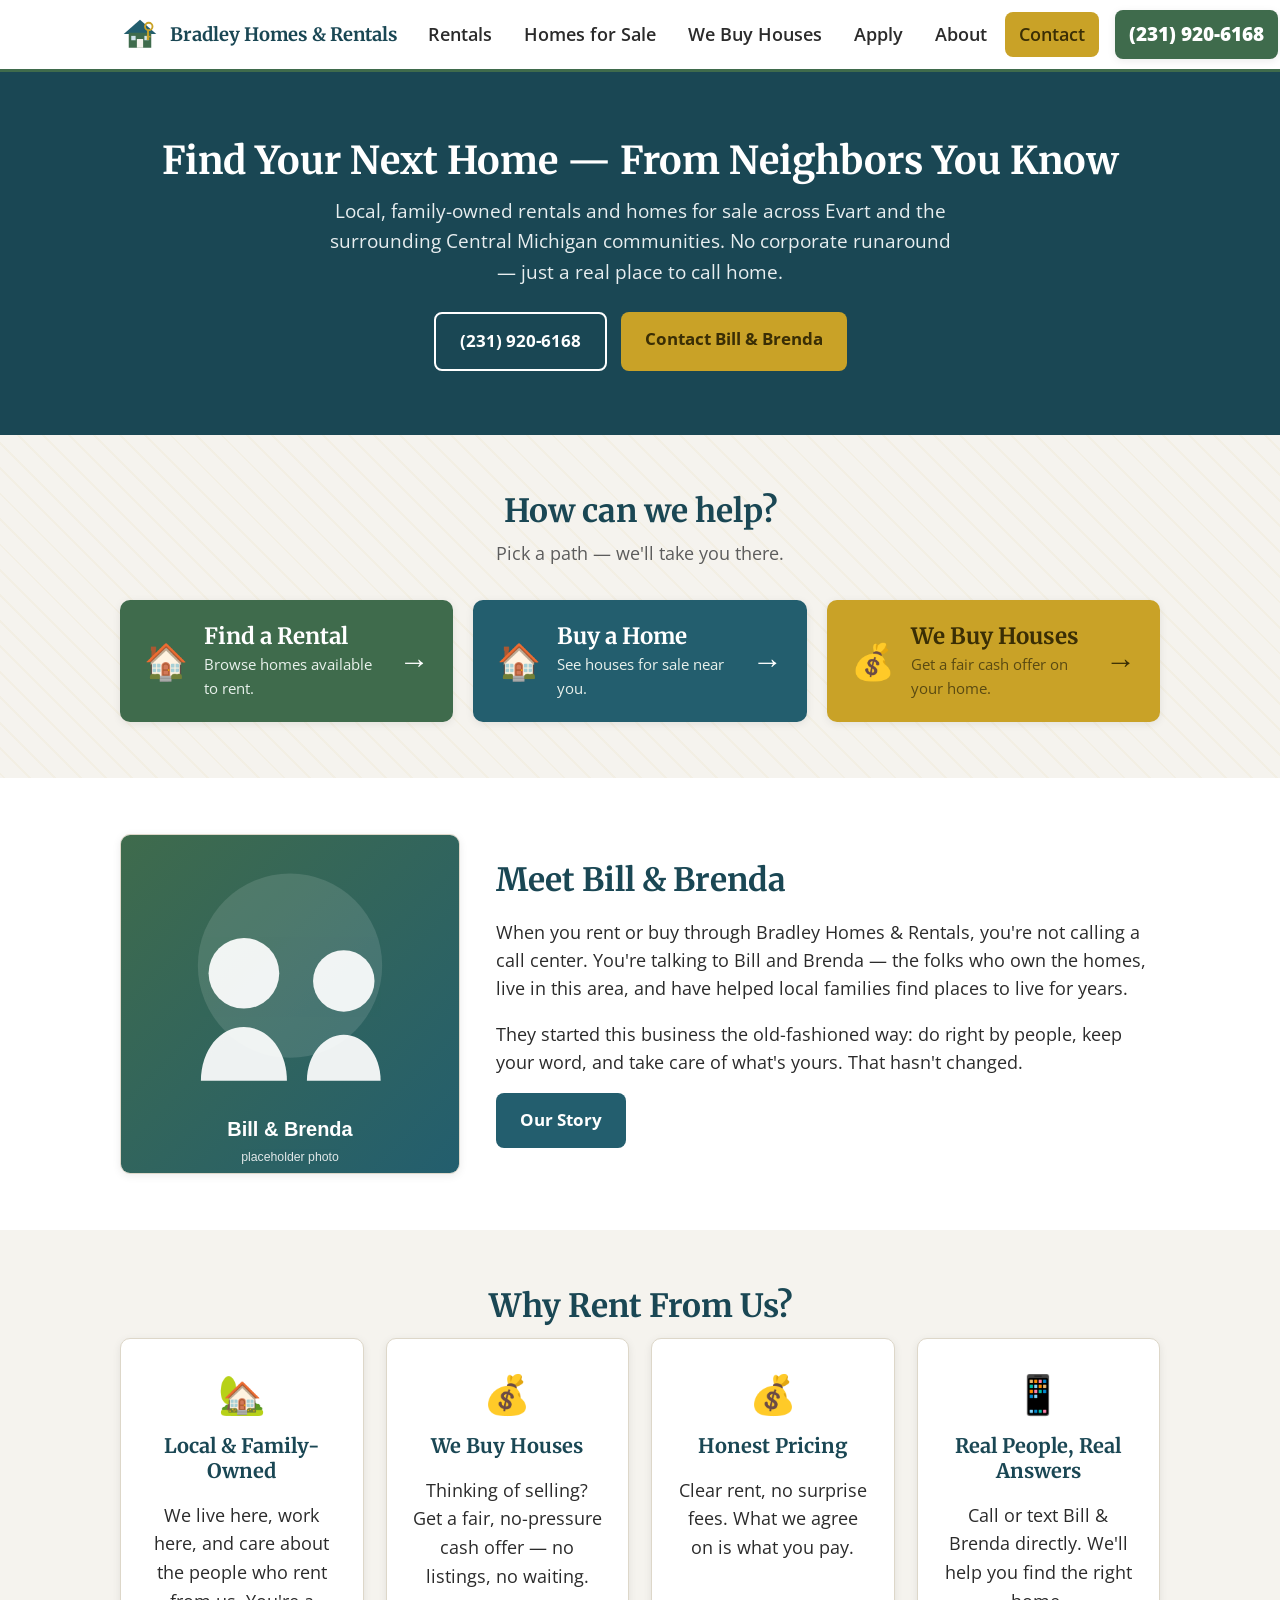
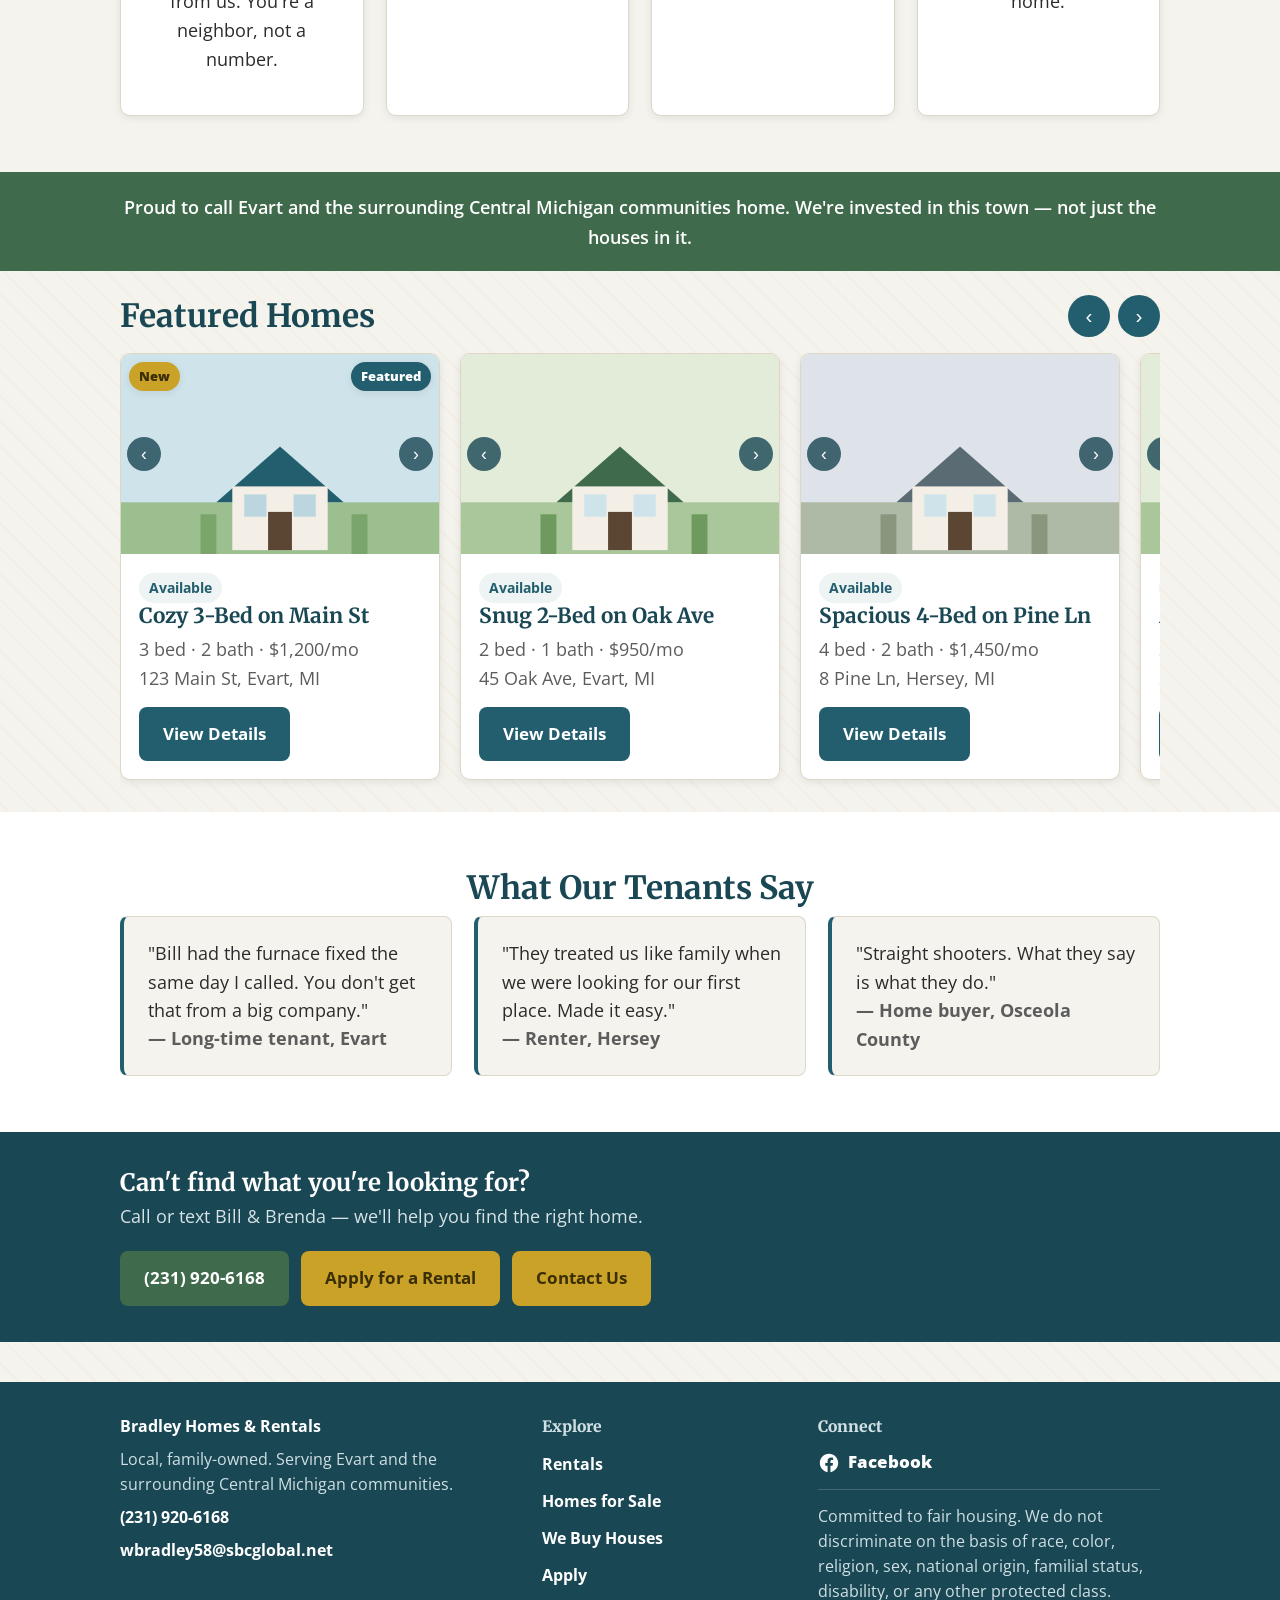
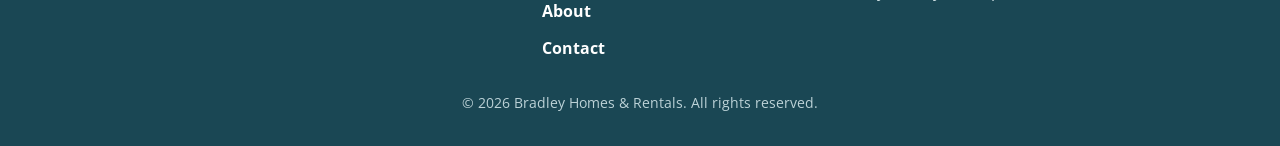
<file: index.html>
<!DOCTYPE html>
<html lang="en">
<head>
<meta charset="UTF-8">
<meta name="viewport" content="width=device-width, initial-scale=1">
<title>Bradley Homes &amp; Rentals</title>
<meta name="description" content="Bradley Homes &amp; Rentals - local family-owned homes for rent and for sale across Evart and surrounding Central Michigan communities. Bill &amp; Brenda Bradley.">
<link rel="preconnect" href="https://fonts.googleapis.com">
<link rel="preconnect" href="https://fonts.gstatic.com" crossorigin>
<link href="https://fonts.googleapis.com/css2?family=Merriweather:wght@400;700&family=Open+Sans:wght@400;600;700&display=swap" rel="stylesheet">
<link rel="stylesheet" href="css/styles.css">
<link rel="icon" href="assets/logo.svg">
</head>
<body class="theme-home">
<header class="site-header">
  <div class="header-inner">
    <a class="brand" href="index.html">
      <img src="assets/logo.svg" alt="Bradley Homes & Rentals logo">
      <span>Bradley Homes &amp; Rentals</span>
    </a>
    <nav class="nav-links"><a href="rentals.html">Rentals</a><a href="sale.html">Homes for Sale</a><a href="we-buy-houses.html">We Buy Houses</a><a href="apply.html">Apply</a><a href="about.html">About</a><a class="nav-contact" href="contact.html">Contact</a></nav>
    <a class="header-phone" href="tel:+12319206168">(231) 920-6168</a>
  </div>
</header>
<section class="hero">
  <div class="container">
    <h1>Find Your Next Home &mdash; From Neighbors You Know</h1>
    <p>Local, family-owned rentals and homes for sale across Evart and the surrounding Central Michigan communities. No corporate runaround &mdash; just a real place to call home.</p>
    <div class="actions">
      <a class="btn btn-light" href="tel:+12319206168">(231) 920-6168</a>
      <a class="btn btn-outline-light" href="contact.html">Contact Bill &amp; Brenda</a>
    </div>
  </div>
</section>
<section class="section">
  <div class="container">
    <h2>How can we help?</h2>
    <p class="lead">Pick a path &mdash; we'll take you there.</p>
    <div class="cta-grid">
      <a class="cta-banner" href="rentals.html">
        <span class="cta-icon">&#127968;</span>
        <span class="cta-text"><h3>Find a Rental</h3><p>Browse homes available to rent.</p></span>
        <span class="cta-arrow">&#8594;</span>
      </a>
      <a class="cta-banner alt" href="sale.html">
        <span class="cta-icon">&#127968;</span>
        <span class="cta-text"><h3>Buy a Home</h3><p>See houses for sale near you.</p></span>
        <span class="cta-arrow">&#8594;</span>
      </a>
      <a class="cta-banner alt2" href="we-buy-houses.html">
        <span class="cta-icon">&#128176;</span>
        <span class="cta-text"><h3>We Buy Houses</h3><p>Get a fair cash offer on your home.</p></span>
        <span class="cta-arrow">&#8594;</span>
      </a>
    </div>
  </div>
</section>

<section class="section meet">
  <div class="container meet-inner">
    <div class="meet-photo">
      <img src="assets/bill-brenda.svg" alt="Bill and Brenda Bradley">
    </div>
    <div class="meet-text">
      <h2>Meet Bill &amp; Brenda</h2>
      <p>When you rent or buy through Bradley Homes &amp; Rentals, you're not calling a call center. You're talking to Bill and Brenda &mdash; the folks who own the homes, live in this area, and have helped local families find places to live for years.</p>
      <p>They started this business the old-fashioned way: do right by people, keep your word, and take care of what's yours. That hasn't changed.</p>
      <a class="btn btn-primary" href="about.html">Our Story</a>
    </div>
  </div>
</section>

<section class="section why-rent">
  <div class="container">
    <h2>Why Rent From Us?</h2>
    <div class="why-grid">
      <div class="why-item">
        <span class="why-icon">&#127969;</span>
        <h3>Local &amp; Family-Owned</h3>
        <p>We live here, work here, and care about the people who rent from us. You're a neighbor, not a number.</p>
      </div>
      <div class="why-item">
        <span class="why-icon">&#128176;</span>
        <h3>We Buy Houses</h3>
        <p>Thinking of selling? Get a fair, no-pressure cash offer &mdash; no listings, no waiting.</p>
      </div>
      <div class="why-item">
        <span class="why-icon">&#128176;</span>
        <h3>Honest Pricing</h3>
        <p>Clear rent, no surprise fees. What we agree on is what you pay.</p>
      </div>
      <div class="why-item">
        <span class="why-icon">&#128241;</span>
        <h3>Real People, Real Answers</h3>
        <p>Call or text Bill &amp; Brenda directly. We'll help you find the right home.</p>
      </div>
    </div>
  </div>
</section>

<section class="community-strip">
  <div class="container">
    <p>Proud to call Evart and the surrounding Central Michigan communities home. We're invested in this town &mdash; not just the houses in it.</p>
  </div>
</section>
<section class="section" style="padding-top:24px;padding-bottom:24px;">
  <div class="container">
    <div class="featured-head">
      <h2 style="text-align:left;margin:0;">Featured Homes</h2>
      <div class="featured-nav">
        <button class="feat-btn feat-prev" aria-label="Scroll left">&#8249;</button>
        <button class="feat-btn feat-next" aria-label="Scroll right">&#8250;</button>
      </div>
    </div>
    <div class="scroll-row featured-row">
      <div class="card card-featured" data-price="1200.0" data-beds="3" data-baths="2">
        <div class="card-carousel">
          <span class="badge-new">New</span><span class="badge-featured">Featured</span>
          <button class="cc-btn cc-prev" aria-label="Previous photo">&#8249;</button>
          <div class="cc-track"><div class="cc-slide"><img src="assets/photos/property1.svg" alt="Cozy 3-Bed on Main St photo 1"></div>
<div class="cc-slide"><img src="assets/photos/property2.svg" alt="Cozy 3-Bed on Main St photo 2"></div>
<div class="cc-slide"><img src="assets/photos/property3.svg" alt="Cozy 3-Bed on Main St photo 3"></div></div>
          <button class="cc-btn cc-next" aria-label="Next photo">&#8250;</button>
        </div>
        <div class="card-body">
          <span class="tag">Available</span>
          <h3>Cozy 3-Bed on Main St</h3>
          <p class="card-meta">3 bed &middot; 2 bath &middot; $1,200/mo<br>123 Main St, Evart, MI</p>
          <a class="btn btn-primary" href="listing-r1.html">View Details</a>
        </div>
      </div>
      <div class="card" data-price="950.0" data-beds="2" data-baths="1">
        <div class="card-carousel">
          
          <button class="cc-btn cc-prev" aria-label="Previous photo">&#8249;</button>
          <div class="cc-track"><div class="cc-slide"><img src="assets/photos/property2.svg" alt="Snug 2-Bed on Oak Ave photo 1"></div>
<div class="cc-slide"><img src="assets/photos/property1.svg" alt="Snug 2-Bed on Oak Ave photo 2"></div></div>
          <button class="cc-btn cc-next" aria-label="Next photo">&#8250;</button>
        </div>
        <div class="card-body">
          <span class="tag">Available</span>
          <h3>Snug 2-Bed on Oak Ave</h3>
          <p class="card-meta">2 bed &middot; 1 bath &middot; $950/mo<br>45 Oak Ave, Evart, MI</p>
          <a class="btn btn-primary" href="listing-r2.html">View Details</a>
        </div>
      </div>
      <div class="card" data-price="1450.0" data-beds="4" data-baths="2">
        <div class="card-carousel">
          
          <button class="cc-btn cc-prev" aria-label="Previous photo">&#8249;</button>
          <div class="cc-track"><div class="cc-slide"><img src="assets/photos/property3.svg" alt="Spacious 4-Bed on Pine Ln photo 1"></div>
<div class="cc-slide"><img src="assets/photos/property2.svg" alt="Spacious 4-Bed on Pine Ln photo 2"></div>
<div class="cc-slide"><img src="assets/photos/property1.svg" alt="Spacious 4-Bed on Pine Ln photo 3"></div></div>
          <button class="cc-btn cc-next" aria-label="Next photo">&#8250;</button>
        </div>
        <div class="card-body">
          <span class="tag">Available</span>
          <h3>Spacious 4-Bed on Pine Ln</h3>
          <p class="card-meta">4 bed &middot; 2 bath &middot; $1,450/mo<br>8 Pine Ln, Hersey, MI</p>
          <a class="btn btn-primary" href="listing-r3.html">View Details</a>
        </div>
      </div>
      <div class="card card-featured" data-price="165000.0" data-beds="3" data-baths="2">
        <div class="card-carousel">
          <span class="badge-featured">Featured</span>
          <button class="cc-btn cc-prev" aria-label="Previous photo">&#8249;</button>
          <div class="cc-track"><div class="cc-slide"><img src="assets/photos/property2.svg" alt="Move-In Ready 3-Bed photo 1"></div>
<div class="cc-slide"><img src="assets/photos/property3.svg" alt="Move-In Ready 3-Bed photo 2"></div></div>
          <button class="cc-btn cc-next" aria-label="Next photo">&#8250;</button>
        </div>
        <div class="card-body">
          <span class="tag">For Sale</span>
          <h3>Move-In Ready 3-Bed</h3>
          <p class="card-meta">3 bed &middot; 2 bath &middot; $165,000<br>210 Elm St, Evart, MI</p>
          <a class="btn btn-primary" href="listing-s1.html">View Details</a>
        </div>
      </div>
      <div class="card" data-price="210000.0" data-beds="4" data-baths="2.5">
        <div class="card-carousel">
          <span class="badge-new">New</span>
          <button class="cc-btn cc-prev" aria-label="Previous photo">&#8249;</button>
          <div class="cc-track"><div class="cc-slide"><img src="assets/photos/property3.svg" alt="Country 4-Bed on Maple Dr photo 1"></div>
<div class="cc-slide"><img src="assets/photos/property1.svg" alt="Country 4-Bed on Maple Dr photo 2"></div></div>
          <button class="cc-btn cc-next" aria-label="Next photo">&#8250;</button>
        </div>
        <div class="card-body">
          <span class="tag">For Sale</span>
          <h3>Country 4-Bed on Maple Dr</h3>
          <p class="card-meta">4 bed &middot; 2.5 bath &middot; $210,000<br>17 Maple Dr, Hersey, MI</p>
          <a class="btn btn-primary" href="listing-s2.html">View Details</a>
        </div>
      </div>
      <div class="card" data-price="129000.0" data-beds="2" data-baths="1">
        <div class="card-carousel">
          
          <button class="cc-btn cc-prev" aria-label="Previous photo">&#8249;</button>
          <div class="cc-track"><div class="cc-slide"><img src="assets/photos/property1.svg" alt="Cute 2-Bed Starter photo 1"></div>
<div class="cc-slide"><img src="assets/photos/property2.svg" alt="Cute 2-Bed Starter photo 2"></div></div>
          <button class="cc-btn cc-next" aria-label="Next photo">&#8250;</button>
        </div>
        <div class="card-body">
          <span class="tag">For Sale</span>
          <h3>Cute 2-Bed Starter</h3>
          <p class="card-meta">2 bed &middot; 1 bath &middot; $129,000<br>6 Cedar Rd, Evart, MI</p>
          <a class="btn btn-primary" href="listing-s3.html">View Details</a>
        </div>
      </div>
      <div class="card" data-price="1350.0" data-beds="3" data-baths="2">
        <div class="card-carousel">
          
          <button class="cc-btn cc-prev" aria-label="Previous photo">&#8249;</button>
          <div class="cc-track"><div class="cc-slide"><img src="assets/photos/property1.svg" alt="Owner-Financed 3-Bed photo 1"></div>
<div class="cc-slide"><img src="assets/photos/property3.svg" alt="Owner-Financed 3-Bed photo 2"></div></div>
          <button class="cc-btn cc-next" aria-label="Next photo">&#8250;</button>
        </div>
        <div class="card-body">
          <span class="tag">Land Contract</span>
          <h3>Owner-Financed 3-Bed</h3>
          <p class="card-meta">3 bed &middot; 2 bath &middot; $1,350/mo<br>92 Birch St, Evart, MI</p>
          <a class="btn btn-primary" href="listing-lc1.html">View Details</a>
        </div>
      </div>
    </div>
  </div>
</section>

<section class="section testimonials">
  <div class="container">
    <h2>What Our Tenants Say</h2>
    <div class="testi-grid">
      <blockquote class="testi">
        <p>"Bill had the furnace fixed the same day I called. You don't get that from a big company."</p>
        <cite>&mdash; Long-time tenant, Evart</cite>
      </blockquote>
      <blockquote class="testi">
        <p>"They treated us like family when we were looking for our first place. Made it easy."</p>
        <cite>&mdash; Renter, Hersey</cite>
      </blockquote>
      <blockquote class="testi">
        <p>"Straight shooters. What they say is what they do."</p>
        <cite>&mdash; Home buyer, Osceola County</cite>
      </blockquote>
    </div>
  </div>
</section>

<section class="cta-strip">
  <div class="container cta-strip-inner">
    <div class="cta-strip-text">
      <h3>Can't find what you're looking for?</h3>
      <p>Call or text Bill &amp; Brenda &mdash; we'll help you find the right home.</p>
    </div>
    <div class="cta-strip-actions">
      <a class="btn btn-light" href="tel:+12319206168">(231) 920-6168</a>
      <a class="btn btn-outline-light" href="apply.html">Apply for a Rental</a>
      <a class="btn btn-outline-light" href="contact.html">Contact Us</a>
    </div>
  </div>
</section>

<footer class="site-footer">
  <div class="container footer-grid">
    <div class="footer-col footer-brand">
      <p class="footer-name"><strong>Bradley Homes &amp; Rentals</strong></p>
      <p>Local, family-owned. Serving Evart and the surrounding Central Michigan communities.</p>
      <p class="footer-phone"><a href="tel:+12319206168">(231) 920-6168</a></p>
      <p class="footer-email"><a href="mailto:wbradley58@sbcglobal.net">wbradley58@sbcglobal.net</a></p>
    </div>
    <div class="footer-col">
      <p class="footer-h">Explore</p>
      <ul class="footer-nav">
        <li><a href="rentals.html">Rentals</a></li>
        <li><a href="sale.html">Homes for Sale</a></li>
        <li><a href="we-buy-houses.html">We Buy Houses</a></li>
        <li><a href="apply.html">Apply</a></li>
        <li><a href="about.html">About</a></li>
        <li><a href="contact.html">Contact</a></li>
      </ul>
    </div>
    <div class="footer-col">
      <p class="footer-h">Connect</p>
      <p class="footer-social">
        <a href="https://facebook.com/" target="_blank" rel="noopener" class="soc-link"><svg class="soc-ico" viewBox="0 0 24 24" aria-hidden="true"><path fill="currentColor" d="M22 12.06C22 6.5 17.52 2 12 2S2 6.5 2 12.06c0 5 3.66 9.15 8.44 9.94v-7.03H7.9v-2.91h2.54V9.85c0-2.52 1.5-3.91 3.78-3.91 1.1 0 2.24.2 2.24.2v2.47h-1.26c-1.24 0-1.63.78-1.63 1.57v1.88h2.78l-.44 2.91h-2.34V22c4.78-.79 8.44-4.94 8.44-9.94Z"/></svg>Facebook</a>
      </p>
      <p class="footer-fair">Committed to fair housing. We do not discriminate on the basis of race, color, religion, sex, national origin, familial status, disability, or any other protected class.</p>
    </div>
  </div>
  <p class="footer-copy">&copy; 2026 Bradley Homes &amp; Rentals. All rights reserved.</p>
</footer>

<script>
(function(){
  function wireCarousel(cc){
    var track = cc.querySelector('.cc-track, .rc-track');
    if(!track) return;
    var slides = track.children;
    var n = slides.length, i = 0;
    function show(){
      if(!slides.length) return;
      var slide = slides[i];
      var w = slide.offsetLeft;
      track.style.transform = 'translateX(' + (-w) + 'px)';
    }
    cc.querySelector('.cc-prev, .rc-prev').addEventListener('click', function(e){ e.preventDefault(); i=(i-1+n)%n; show(); });
    cc.querySelector('.cc-next, .rc-next').addEventListener('click', function(e){ e.preventDefault(); i=(i+1+n)%n; show(); });
    show();
    window.addEventListener('resize', show);
  }
  document.querySelectorAll('.card-carousel, .rc-carousel').forEach(wireCarousel);
  document.querySelectorAll('.scroll-row').forEach(function(row){
    var wrap = row.closest('.container');
    var prev = wrap.querySelector('.feat-prev');
    var next = wrap.querySelector('.feat-next');
    if(prev) prev.addEventListener('click', function(){ row.scrollBy({left:-340,behavior:'smooth'}); });
    if(next) next.addEventListener('click', function(){ row.scrollBy({left:340,behavior:'smooth'}); });
  });
})();
</script>
</body>
</html>
</file>
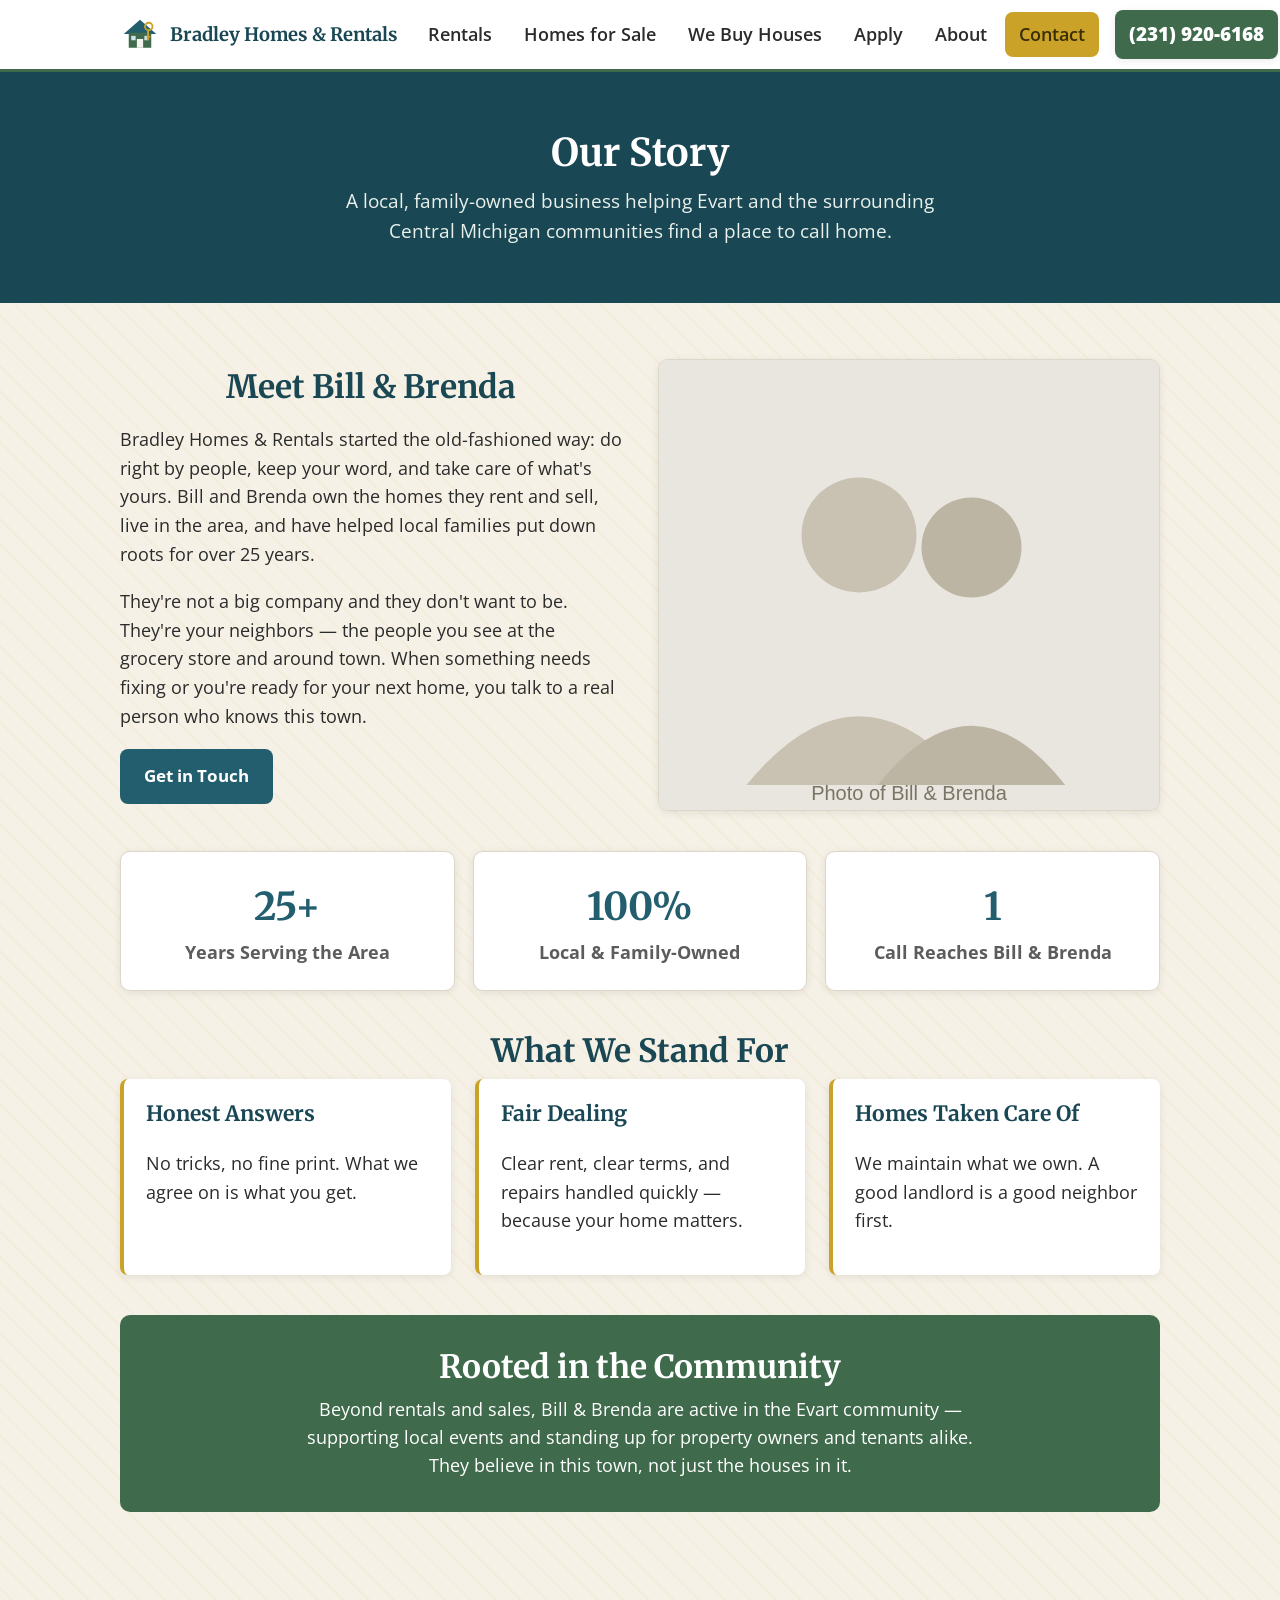
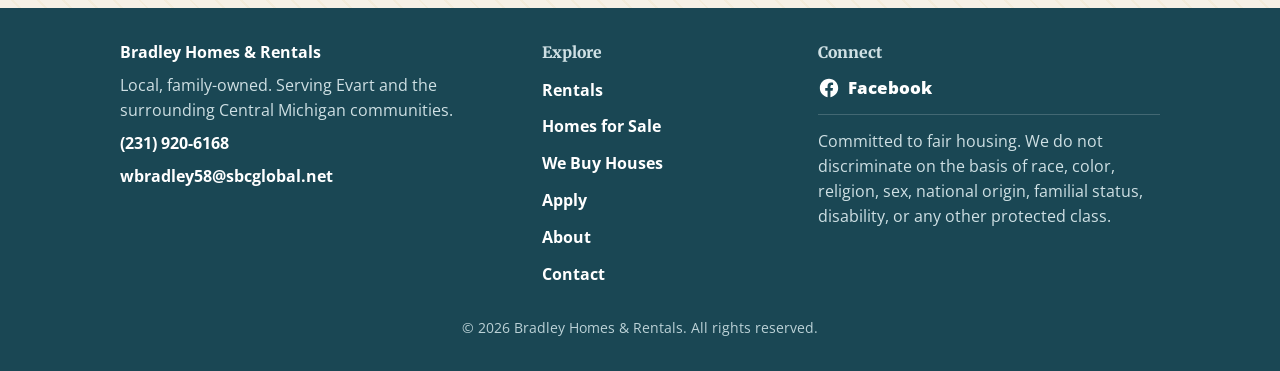
<file: about.html>
<!DOCTYPE html>
<html lang="en">
<head>
<meta charset="UTF-8">
<meta name="viewport" content="width=device-width, initial-scale=1">
<title>About — Bradley Homes &amp; Rentals</title>
<meta name="description" content="The story of Bill & Brenda Bradley — a local family business serving Evart, Michigan.">
<link rel="preconnect" href="https://fonts.googleapis.com">
<link rel="preconnect" href="https://fonts.gstatic.com" crossorigin>
<link href="https://fonts.googleapis.com/css2?family=Merriweather:wght@400;700&family=Open+Sans:wght@400;600;700&display=swap" rel="stylesheet">
<link rel="stylesheet" href="css/styles.css">
<link rel="icon" href="assets/logo.svg">
</head>
<body class="theme-about">
<header class="site-header">
  <div class="header-inner">
    <a class="brand" href="index.html">
      <img src="assets/logo.svg" alt="Bradley Homes & Rentals logo">
      <span>Bradley Homes &amp; Rentals</span>
    </a>
    <nav class="nav-links">
      <a href="rentals.html">Rentals</a>
      <a href="sale.html">Homes for Sale</a>
      <a href="we-buy-houses.html">We Buy Houses</a>
      <a href="apply.html">Apply</a>
      <a href="about.html">About</a>
      <a class="nav-contact" href="contact.html">Contact</a>
    </nav>
    <a class="header-phone" href="tel:+12319206168">(231) 920-6168</a>
  </div>
</header>

<section class="about-hero">
  <div class="container">
    <h1>Our Story</h1>
    <p>A local, family-owned business helping Evart and the surrounding Central Michigan communities find a place to call home.</p>
  </div>
</section>

<section class="section">
  <div class="container">
    <div class="about-story">
      <div>
        <h2>Meet Bill &amp; Brenda</h2>
        <p>Bradley Homes &amp; Rentals started the old-fashioned way: do right by people, keep your word, and take care of what's yours. Bill and Brenda own the homes they rent and sell, live in the area, and have helped local families put down roots for over 25 years.</p>
        <p>They're not a big company and they don't want to be. They're your neighbors — the people you see at the grocery store and around town. When something needs fixing or you're ready for your next home, you talk to a real person who knows this town.</p>
        <a class="btn btn-primary" href="contact.html">Get in Touch</a>
      </div>
      <img class="about-photo" src="assets/about-photo.svg" alt="Photo of Bill and Brenda Bradley">
    </div>

    <div class="about-stats">
      <div class="about-stat"><span class="num">25+</span><span class="lbl">Years Serving the Area</span></div>
      <div class="about-stat"><span class="num">100%</span><span class="lbl">Local &amp; Family-Owned</span></div>
      <div class="about-stat"><span class="num">1</span><span class="lbl">Call Reaches Bill &amp; Brenda</span></div>
    </div>

    <h2 style="text-align:center;">What We Stand For</h2>
    <div class="about-values">
      <div class="about-value">
        <h3>Honest Answers</h3>
        <p>No tricks, no fine print. What we agree on is what you get.</p>
      </div>
      <div class="about-value">
        <h3>Fair Dealing</h3>
        <p>Clear rent, clear terms, and repairs handled quickly — because your home matters.</p>
      </div>
      <div class="about-value">
        <h3>Homes Taken Care Of</h3>
        <p>We maintain what we own. A good landlord is a good neighbor first.</p>
      </div>
    </div>

    <div class="about-community">
      <h2>Rooted in the Community</h2>
      <p>Beyond rentals and sales, Bill &amp; Brenda are active in the Evart community — supporting local events and standing up for property owners and tenants alike. They believe in this town, not just the houses in it.</p>
    </div>
  </div>
</section>

<footer class="site-footer">
  <div class="container footer-grid">
    <div class="footer-col footer-brand">
      <p class="footer-name"><strong>Bradley Homes &amp; Rentals</strong></p>
      <p>Local, family-owned. Serving Evart and the surrounding Central Michigan communities.</p>
      <p class="footer-phone"><a href="tel:+12319206168">(231) 920-6168</a></p>
      <p class="footer-email"><a href="mailto:wbradley58@sbcglobal.net">wbradley58@sbcglobal.net</a></p>
    </div>
    <div class="footer-col">
      <p class="footer-h">Explore</p>
      <ul class="footer-nav">
        <li><a href="rentals.html">Rentals</a></li>
        <li><a href="sale.html">Homes for Sale</a></li>
        <li><a href="we-buy-houses.html">We Buy Houses</a></li>
        <li><a href="apply.html">Apply</a></li>
        <li><a href="about.html">About</a></li>
        <li><a href="contact.html">Contact</a></li>
      </ul>
    </div>
    <div class="footer-col">
      <p class="footer-h">Connect</p>
      <p class="footer-social">
        <a href="https://facebook.com/" target="_blank" rel="noopener" class="soc-link"><svg class="soc-ico" viewBox="0 0 24 24" aria-hidden="true"><path fill="currentColor" d="M22 12.06C22 6.5 17.52 2 12 2S2 6.5 2 12.06c0 5 3.66 9.15 8.44 9.94v-7.03H7.9v-2.91h2.54V9.85c0-2.52 1.5-3.91 3.78-3.91 1.1 0 2.24.2 2.24.2v2.47h-1.26c-1.24 0-1.63.78-1.63 1.57v1.88h2.78l-.44 2.91h-2.34V22c4.78-.79 8.44-4.94 8.44-9.94Z"/></svg>Facebook</a>
      </p>
      <p class="footer-fair">Committed to fair housing. We do not discriminate on the basis of race, color, religion, sex, national origin, familial status, disability, or any other protected class.</p>
    </div>
  </div>
  <p class="footer-copy">&copy; 2026 Bradley Homes &amp; Rentals. All rights reserved.</p>
</footer>
</body>
</html>
</file>
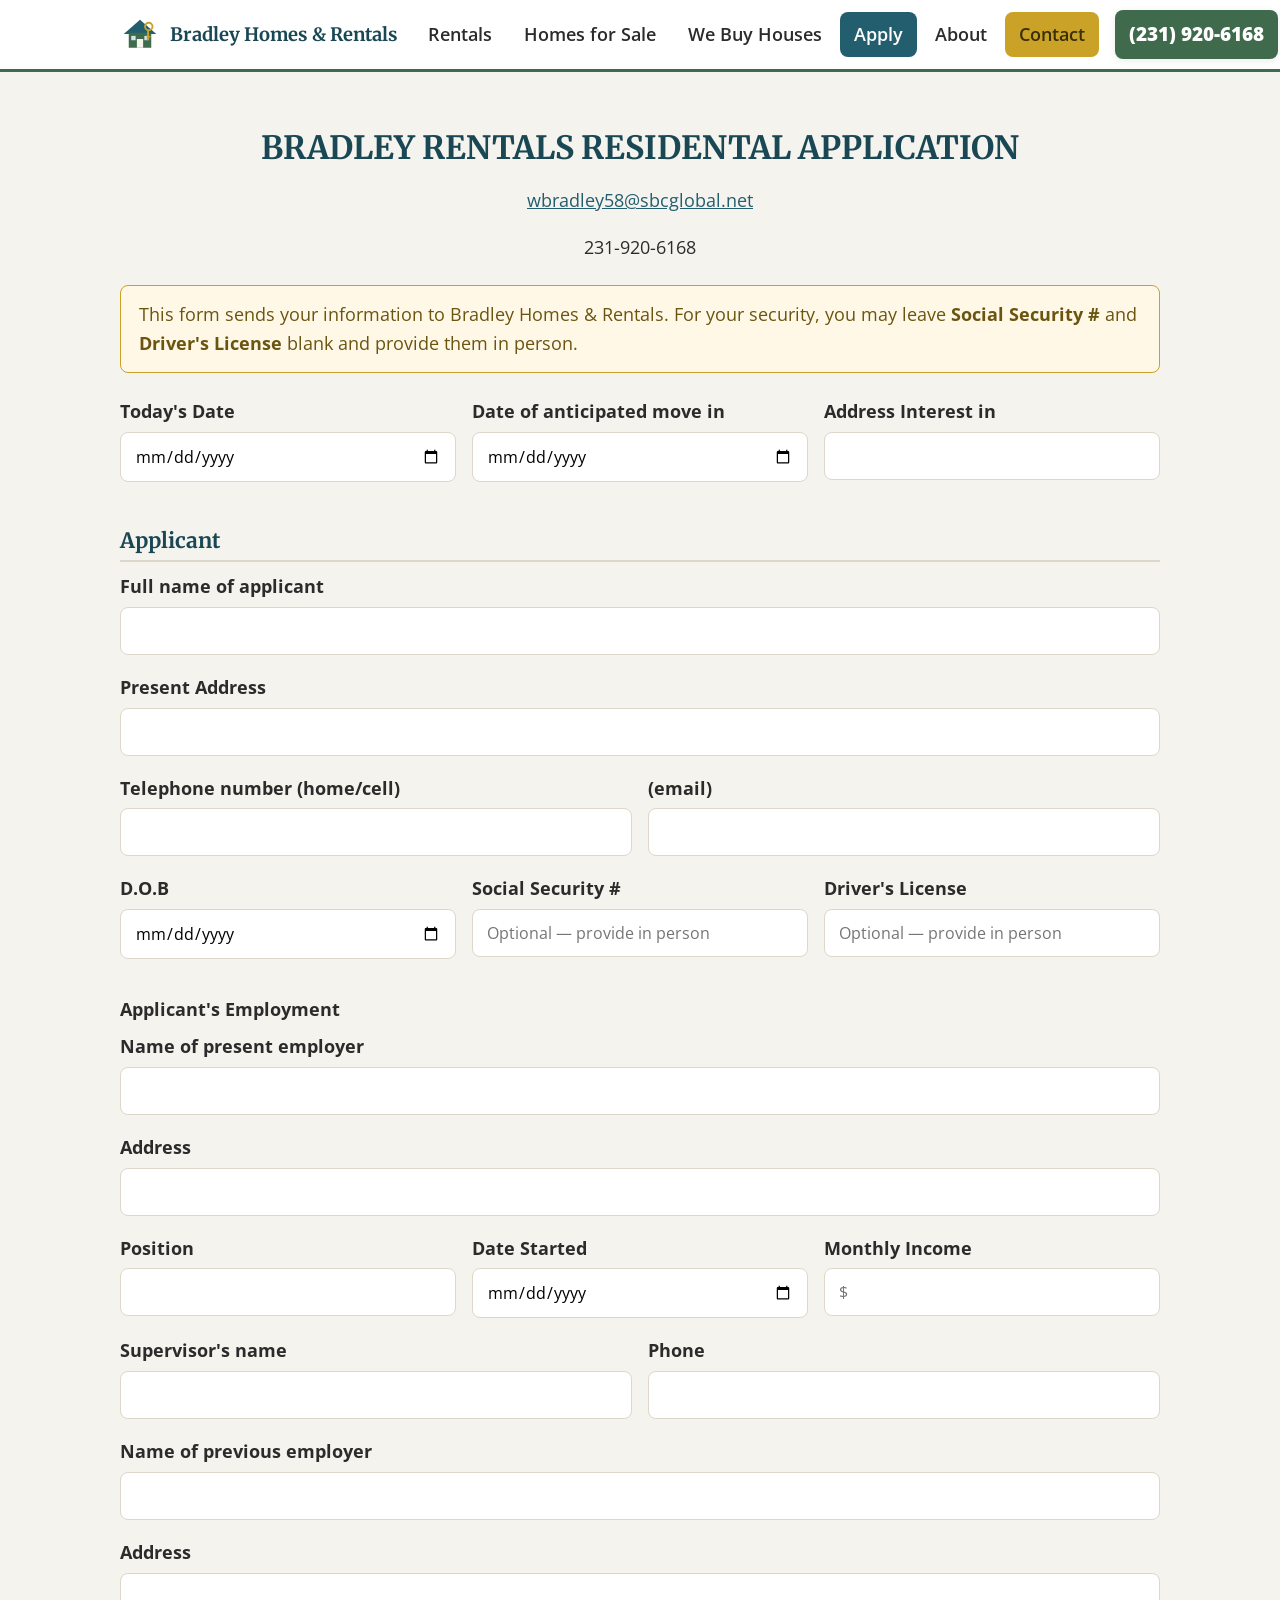
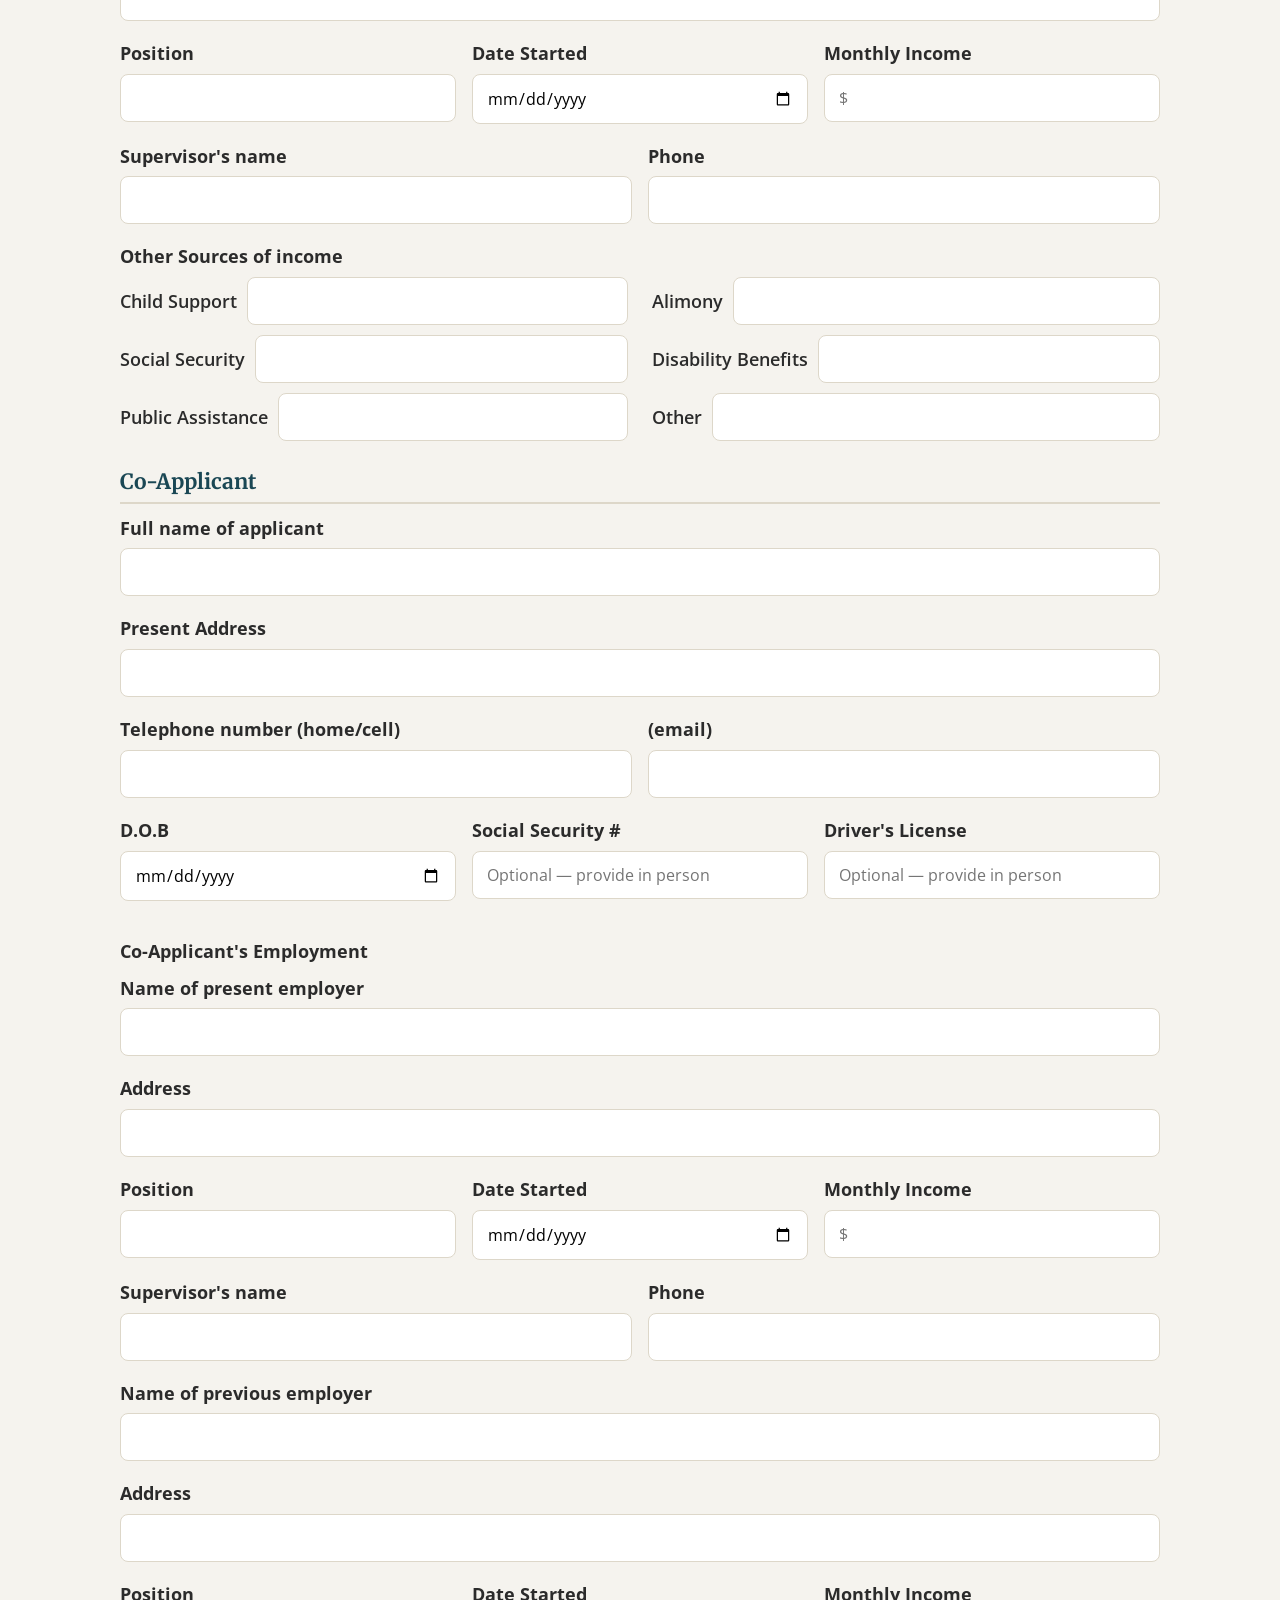
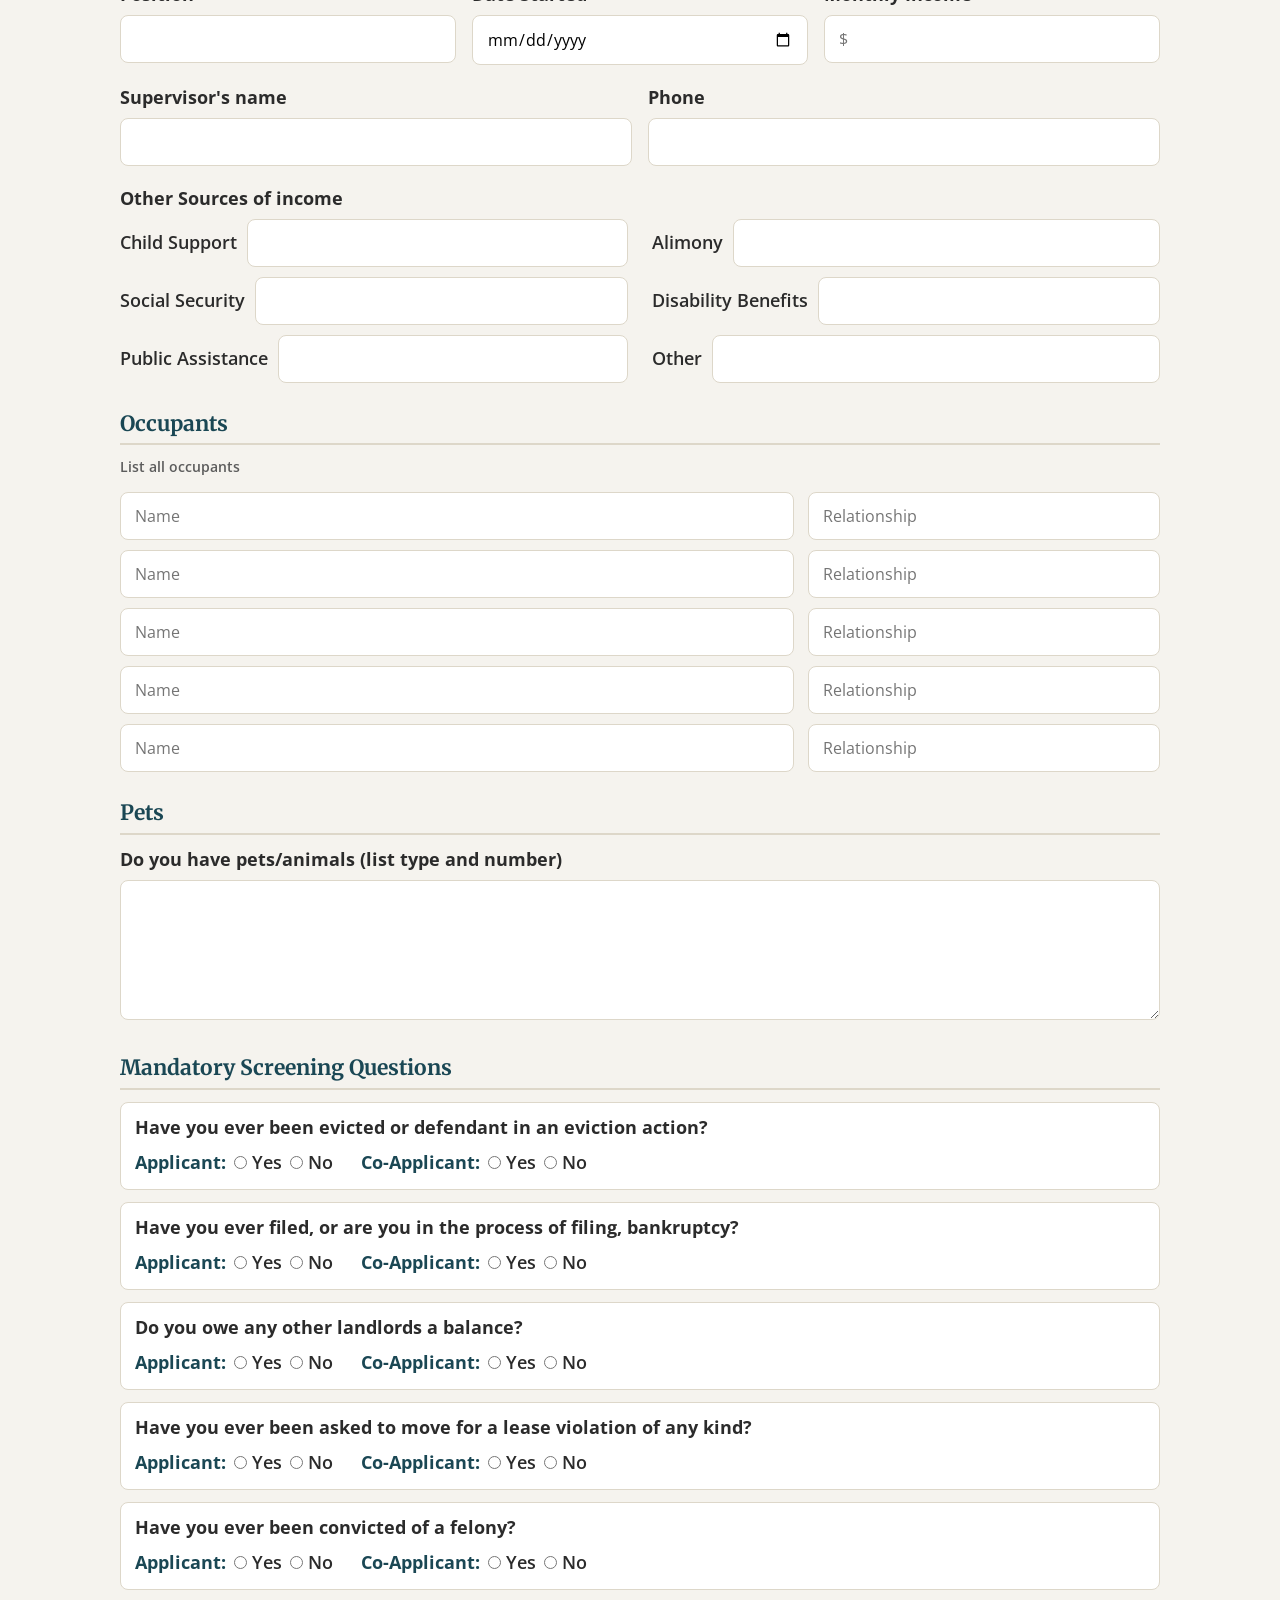
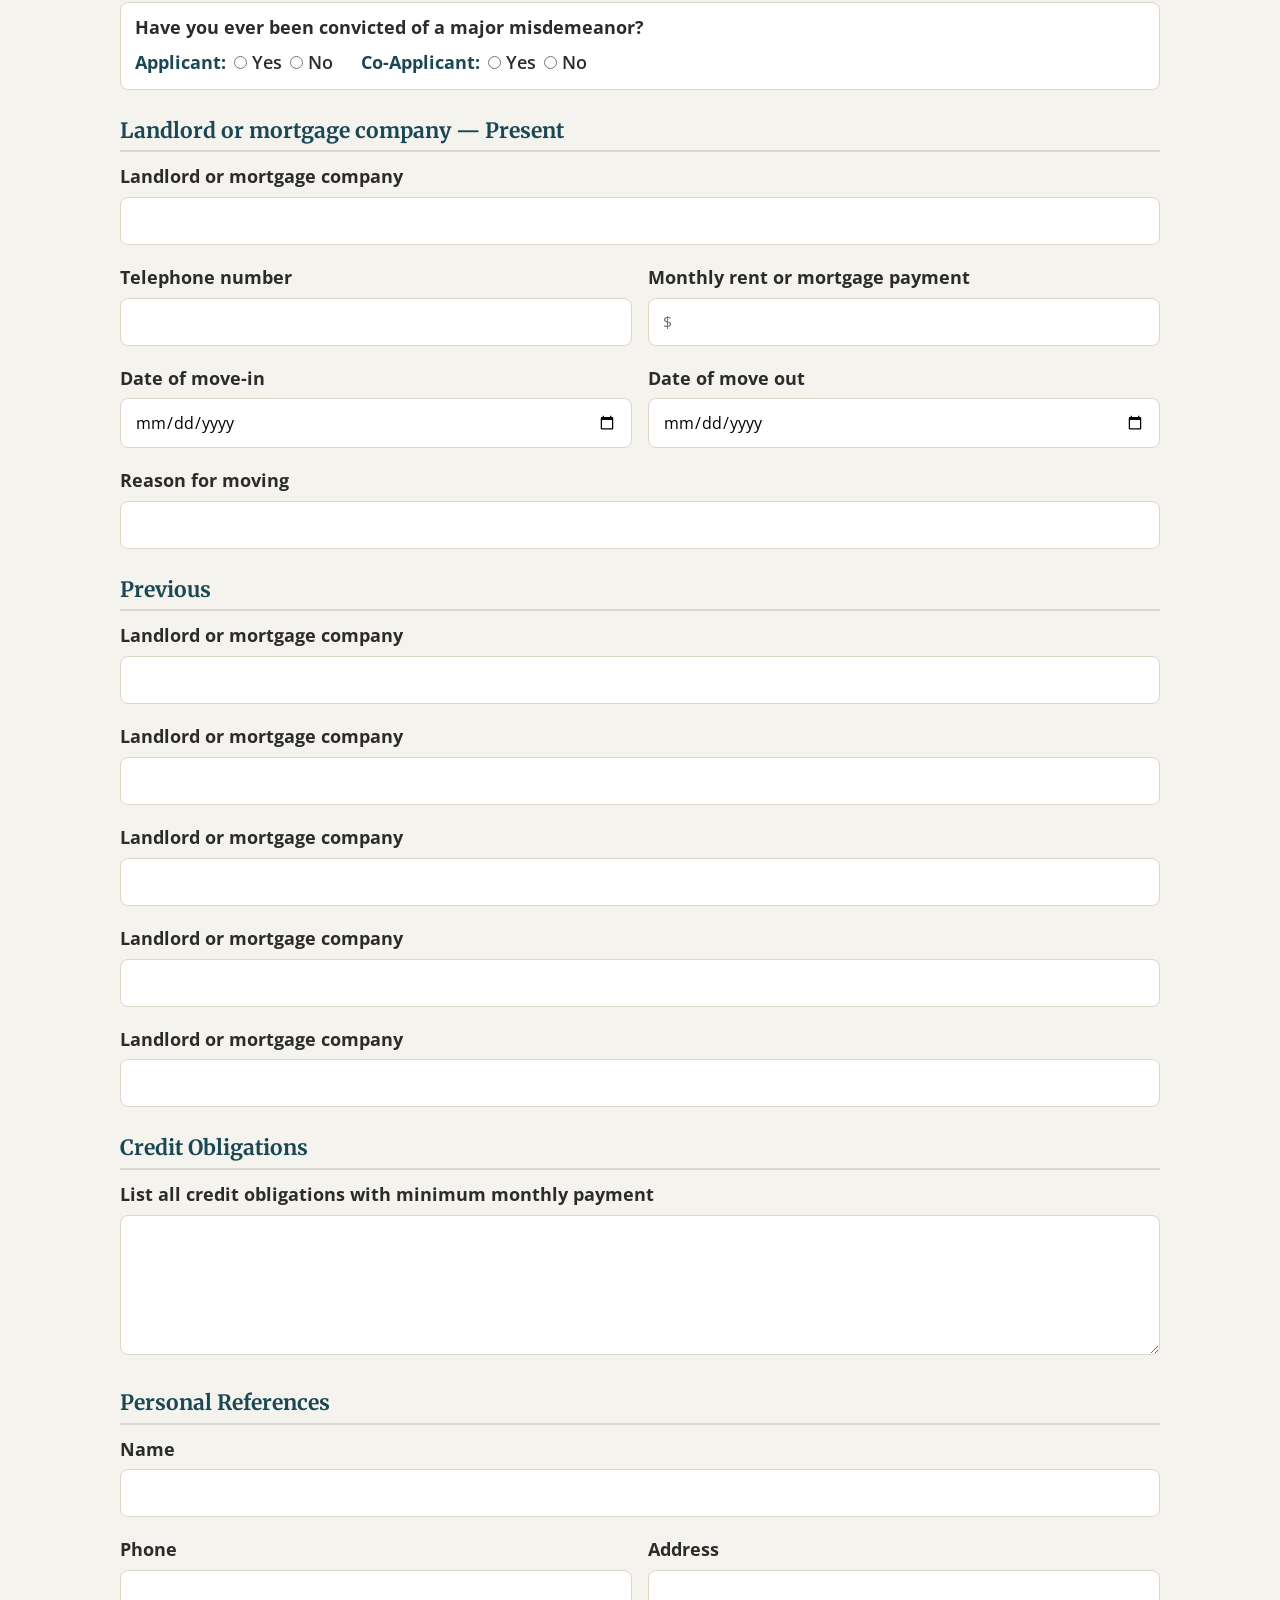
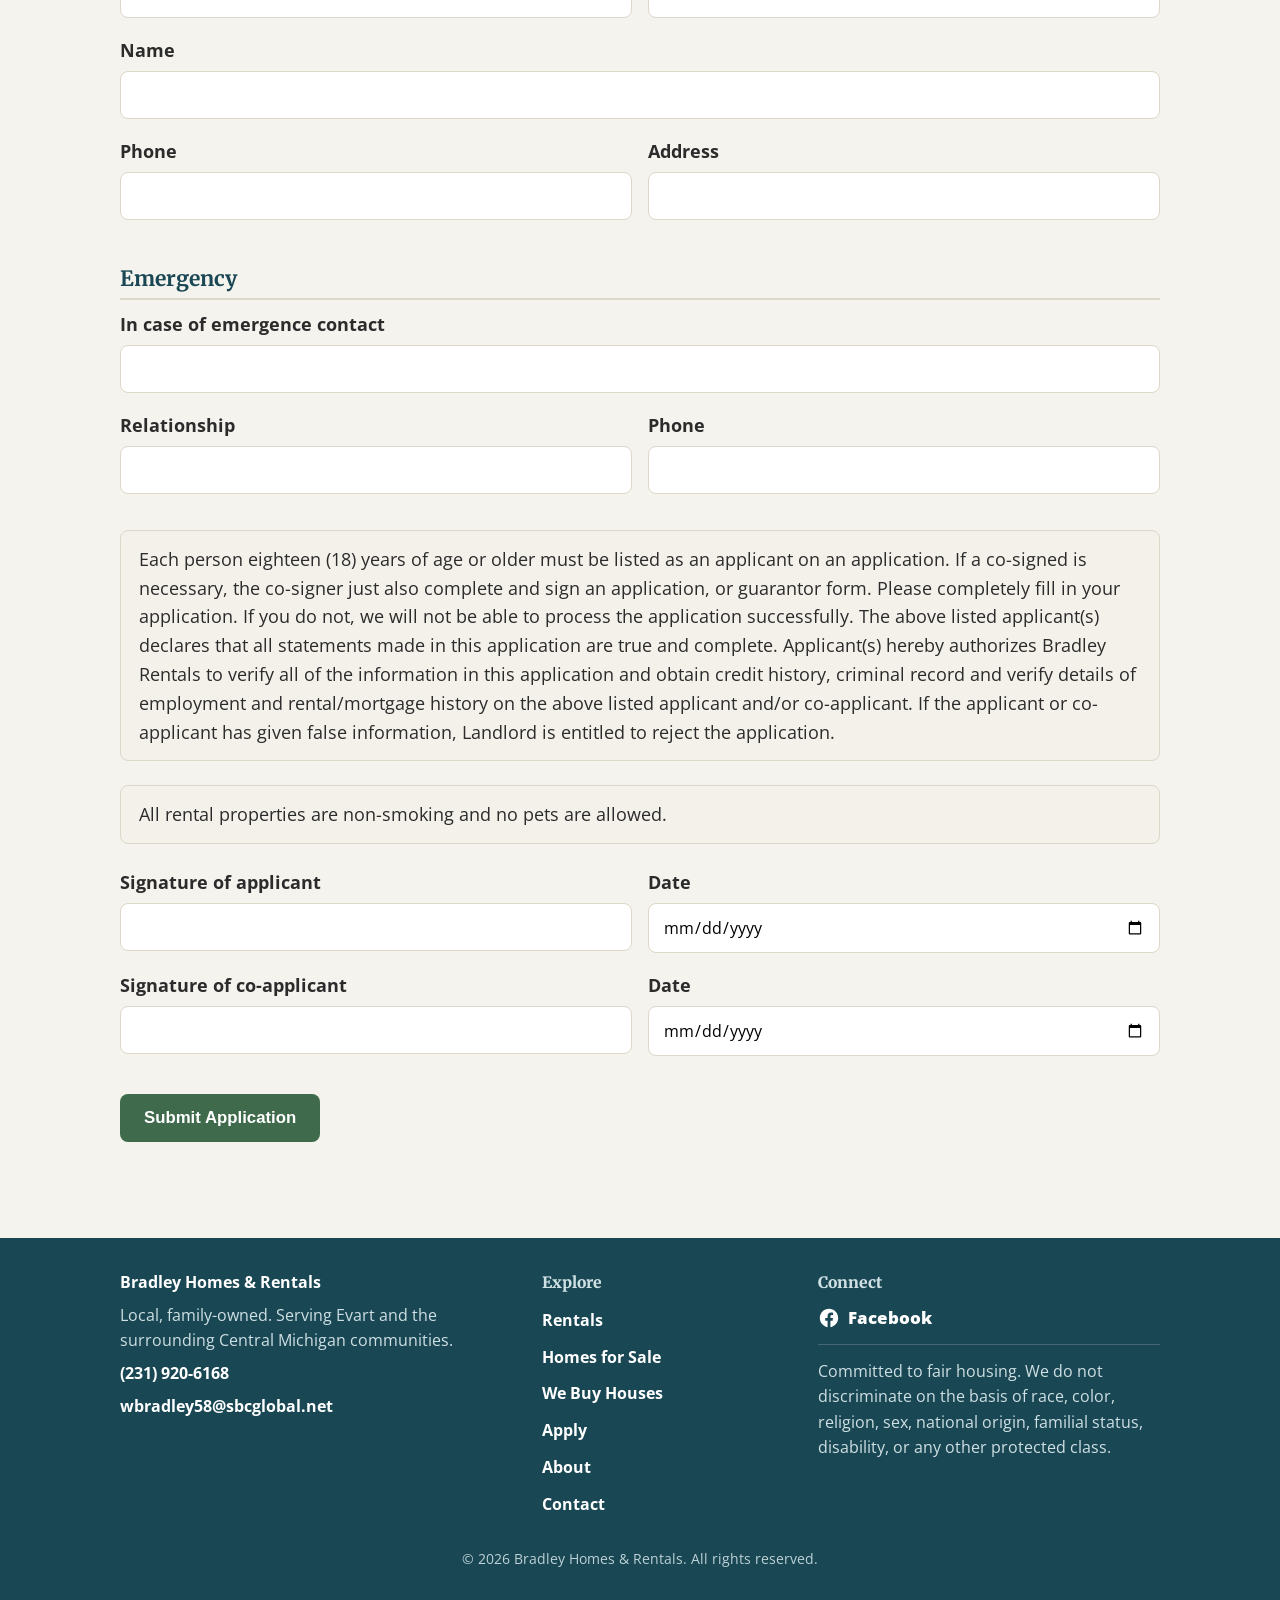
<file: apply.html>
<!DOCTYPE html>
<html lang="en">
<head>
<meta charset="UTF-8">
<meta name="viewport" content="width=device-width, initial-scale=1">
<title>Rental Application — Bradley Homes &amp; Rentals</title>
<meta name="description" content="Apply to rent a home from Bradley Homes & Rentals, Evart, Michigan.">
<link rel="preconnect" href="https://fonts.googleapis.com">
<link rel="preconnect" href="https://fonts.gstatic.com" crossorigin>
<link href="https://fonts.googleapis.com/css2?family=Merriweather:wght@400;700&family=Open+Sans:wght@400;600;700&display=swap" rel="stylesheet">
<link rel="stylesheet" href="css/styles.css">
<link rel="icon" href="assets/logo.svg">
</head>
<body class="theme-apply">
<header class="site-header">
  <div class="header-inner">
    <a class="brand" href="index.html">
      <img src="assets/logo.svg" alt="Bradley Homes & Rentals logo">
      <span>Bradley Homes &amp; Rentals</span>
    </a>
    <nav class="nav-links">
      <a href="rentals.html">Rentals</a>
      <a href="sale.html">Homes for Sale</a>
      <a href="we-buy-houses.html">We Buy Houses</a>
      <a class="nav-active" href="apply.html">Apply</a>
      <a href="about.html">About</a>
      <a class="nav-contact" href="contact.html">Contact</a>
    </nav>
    <a class="header-phone" href="tel:+12319206168">(231) 920-6168</a>
  </div>
</header>

<section class="section">
  <div class="container">
    <h2 style="text-align:center;">BRADLEY RENTALS RESIDENTAL APPLICATION</h2>
    <p style="text-align:center;margin-bottom:6px;"><a href="mailto:wbradley58@sbcglobal.net">wbradley58@sbcglobal.net</a></p>
    <p style="text-align:center;margin-bottom:24px;">231-920-6168</p>

    <div class="note">
      This form sends your information to Bradley Homes &amp; Rentals. For your security,
      you may leave <strong>Social Security #</strong> and <strong>Driver's License</strong> blank
      and provide them in person.
    </div>

    <form action="https://formspree.io/f/REPLACE_ME" method="POST">
      <input type="hidden" name="_subject" value="New Rental Application — Bradley Homes">
      <input type="hidden" name="_replyto" value="">

      <div class="form-row">
        <div class="field">
          <label for="todays_date">Today's Date</label>
          <input id="todays_date" type="date" name="todays_date">
        </div>
        <div class="field">
          <label for="move_in">Date of anticipated move in</label>
          <input id="move_in" type="date" name="move_in_date">
        </div>
        <div class="field">
          <label for="address_interest">Address Interest in</label>
          <input id="address_interest" type="text" name="address_interest">
        </div>
      </div>

      <h3 style="margin:28px 0 10px;border-bottom:2px solid var(--border);padding-bottom:6px;">Applicant</h3>

      <div class="field">
        <label for="applicant_name">Full name of applicant</label>
        <input id="applicant_name" type="text" name="applicant_name" required>
      </div>
      <div class="field">
        <label for="applicant_address">Present Address</label>
        <input id="applicant_address" type="text" name="applicant_present_address" required>
      </div>
      <div class="form-row">
        <div class="field">
          <label for="applicant_phone">Telephone number (home/cell)</label>
          <input id="applicant_phone" type="tel" name="applicant_phone" required>
        </div>
        <div class="field">
          <label for="applicant_email">(email)</label>
          <input id="applicant_email" type="email" name="applicant_email">
        </div>
      </div>
      <div class="form-row">
        <div class="field">
          <label for="applicant_dob">D.O.B</label>
          <input id="applicant_dob" type="date" name="applicant_dob">
        </div>
        <div class="field">
          <label for="applicant_ssn">Social Security #</label>
          <input id="applicant_ssn" type="text" name="applicant_ssn" placeholder="Optional — provide in person">
        </div>
        <div class="field">
          <label for="applicant_dl">Driver's License</label>
          <input id="applicant_dl" type="text" name="applicant_dl" placeholder="Optional — provide in person">
        </div>
      </div>

      <h4 style="margin:18px 0 8px;">Applicant's Employment</h4>
      <div class="field">
        <label for="a_emp">Name of present employer</label>
        <input id="a_emp" type="text" name="applicant_employer_present">
      </div>
      <div class="field">
        <label for="a_emp_addr">Address</label>
        <input id="a_emp_addr" type="text" name="applicant_employer_present_address">
      </div>
      <div class="form-row">
        <div class="field">
          <label for="a_pos">Position</label>
          <input id="a_pos" type="text" name="applicant_position">
        </div>
        <div class="field">
          <label for="a_start">Date Started</label>
          <input id="a_start" type="date" name="applicant_date_started">
        </div>
        <div class="field">
          <label for="a_income">Monthly Income</label>
          <input id="a_income" type="text" name="applicant_monthly_income" placeholder="$">
        </div>
      </div>
      <div class="form-row">
        <div class="field">
          <label for="a_sup">Supervisor's name</label>
          <input id="a_sup" type="text" name="applicant_supervisor">
        </div>
        <div class="field">
          <label for="a_sup_phone">Phone</label>
          <input id="a_sup_phone" type="tel" name="applicant_supervisor_phone">
        </div>
      </div>
      <div class="field">
        <label for="a_pemp">Name of previous employer</label>
        <input id="a_pemp" type="text" name="applicant_prev_employer">
      </div>
      <div class="field">
        <label for="a_pemp_addr">Address</label>
        <input id="a_pemp_addr" type="text" name="applicant_prev_employer_address">
      </div>
      <div class="form-row">
        <div class="field">
          <label for="a_ppos">Position</label>
          <input id="a_ppos" type="text" name="applicant_prev_position">
        </div>
        <div class="field">
          <label for="a_pstart">Date Started</label>
          <input id="a_pstart" type="date" name="applicant_prev_date_started">
        </div>
        <div class="field">
          <label for="a_pincome">Monthly Income</label>
          <input id="a_pincome" type="text" name="applicant_prev_monthly_income" placeholder="$">
        </div>
      </div>
      <div class="form-row">
        <div class="field">
          <label for="a_psup">Supervisor's name</label>
          <input id="a_psup" type="text" name="applicant_prev_supervisor">
        </div>
        <div class="field">
          <label for="a_psup_phone">Phone</label>
          <input id="a_psup_phone" type="tel" name="applicant_prev_supervisor_phone">
        </div>
      </div>
      <div class="field">
        <label>Other Sources of income</label>
        <div class="income-lines">
          <div class="income-line"><span>Child Support</span><input type="text" name="income_childsupport"></div>
          <div class="income-line"><span>Alimony</span><input type="text" name="income_alimony"></div>
          <div class="income-line"><span>Social Security</span><input type="text" name="income_socialsecurity"></div>
          <div class="income-line"><span>Disability Benefits</span><input type="text" name="income_disability"></div>
          <div class="income-line"><span>Public Assistance</span><input type="text" name="income_publicassistance"></div>
          <div class="income-line"><span>Other</span><input type="text" name="income_other"></div>
        </div>
      </div>

      <h3 style="margin:28px 0 10px;border-bottom:2px solid var(--border);padding-bottom:6px;">Co-Applicant</h3>

      <div class="field">
        <label for="co_name">Full name of applicant</label>
        <input id="co_name" type="text" name="coapplicant_name">
      </div>
      <div class="field">
        <label for="co_address">Present Address</label>
        <input id="co_address" type="text" name="coapplicant_present_address">
      </div>
      <div class="form-row">
        <div class="field">
          <label for="co_phone">Telephone number (home/cell)</label>
          <input id="co_phone" type="tel" name="coapplicant_phone">
        </div>
        <div class="field">
          <label for="co_email">(email)</label>
          <input id="co_email" type="email" name="coapplicant_email">
        </div>
      </div>
      <div class="form-row">
        <div class="field">
          <label for="co_dob">D.O.B</label>
          <input id="co_dob" type="date" name="coapplicant_dob">
        </div>
        <div class="field">
          <label for="co_ssn">Social Security #</label>
          <input id="co_ssn" type="text" name="coapplicant_ssn" placeholder="Optional — provide in person">
        </div>
        <div class="field">
          <label for="co_dl">Driver's License</label>
          <input id="co_dl" type="text" name="coapplicant_dl" placeholder="Optional — provide in person">
        </div>
      </div>

      <h4 style="margin:18px 0 8px;">Co-Applicant's Employment</h4>
      <div class="field">
        <label for="co_emp">Name of present employer</label>
        <input id="co_emp" type="text" name="coapplicant_employer_present">
      </div>
      <div class="field">
        <label for="co_emp_addr">Address</label>
        <input id="co_emp_addr" type="text" name="coapplicant_employer_present_address">
      </div>
      <div class="form-row">
        <div class="field">
          <label for="co_pos">Position</label>
          <input id="co_pos" type="text" name="coapplicant_position">
        </div>
        <div class="field">
          <label for="co_start">Date Started</label>
          <input id="co_start" type="date" name="coapplicant_date_started">
        </div>
        <div class="field">
          <label for="co_income">Monthly Income</label>
          <input id="co_income" type="text" name="coapplicant_monthly_income" placeholder="$">
        </div>
      </div>
      <div class="form-row">
        <div class="field">
          <label for="co_sup">Supervisor's name</label>
          <input id="co_sup" type="text" name="coapplicant_supervisor">
        </div>
        <div class="field">
          <label for="co_sup_phone">Phone</label>
          <input id="co_sup_phone" type="tel" name="coapplicant_supervisor_phone">
        </div>
      </div>
      <div class="field">
        <label for="co_pemp">Name of previous employer</label>
        <input id="co_pemp" type="text" name="coapplicant_prev_employer">
      </div>
      <div class="field">
        <label for="co_pemp_addr">Address</label>
        <input id="co_pemp_addr" type="text" name="coapplicant_prev_employer_address">
      </div>
      <div class="form-row">
        <div class="field">
          <label for="co_ppos">Position</label>
          <input id="co_ppos" type="text" name="coapplicant_prev_position">
        </div>
        <div class="field">
          <label for="co_pstart">Date Started</label>
          <input id="co_pstart" type="date" name="coapplicant_prev_date_started">
        </div>
        <div class="field">
          <label for="co_pincome">Monthly Income</label>
          <input id="co_pincome" type="text" name="coapplicant_prev_monthly_income" placeholder="$">
        </div>
      </div>
      <div class="form-row">
        <div class="field">
          <label for="co_psup">Supervisor's name</label>
          <input id="co_psup" type="text" name="coapplicant_prev_supervisor">
        </div>
        <div class="field">
          <label for="co_psup_phone">Phone</label>
          <input id="co_psup_phone" type="tel" name="coapplicant_prev_supervisor_phone">
        </div>
      </div>
      <div class="field">
        <label>Other Sources of income</label>
        <div class="income-lines">
          <div class="income-line"><span>Child Support</span><input type="text" name="co_income_childsupport"></div>
          <div class="income-line"><span>Alimony</span><input type="text" name="co_income_alimony"></div>
          <div class="income-line"><span>Social Security</span><input type="text" name="co_income_socialsecurity"></div>
          <div class="income-line"><span>Disability Benefits</span><input type="text" name="co_income_disability"></div>
          <div class="income-line"><span>Public Assistance</span><input type="text" name="co_income_publicassistance"></div>
          <div class="income-line"><span>Other</span><input type="text" name="co_income_other"></div>
        </div>
      </div>

      <h3 style="margin:28px 0 10px;border-bottom:2px solid var(--border);padding-bottom:6px;">Occupants</h3>
      <p class="inline-note">List all occupants</p>
      <div class="occ-row"><input type="text" name="occupant_1_name" placeholder="Name"><input type="text" name="occupant_1_rel" placeholder="Relationship"></div>
      <div class="occ-row"><input type="text" name="occupant_2_name" placeholder="Name"><input type="text" name="occupant_2_rel" placeholder="Relationship"></div>
      <div class="occ-row"><input type="text" name="occupant_3_name" placeholder="Name"><input type="text" name="occupant_3_rel" placeholder="Relationship"></div>
      <div class="occ-row"><input type="text" name="occupant_4_name" placeholder="Name"><input type="text" name="occupant_4_rel" placeholder="Relationship"></div>
      <div class="occ-row"><input type="text" name="occupant_5_name" placeholder="Name"><input type="text" name="occupant_5_rel" placeholder="Relationship"></div>

      <h3 style="margin:28px 0 10px;border-bottom:2px solid var(--border);padding-bottom:6px;">Pets</h3>
      <div class="field">
        <label for="pets">Do you have pets/animals (list type and number)</label>
        <textarea id="pets" name="pets" placeholder=""></textarea>
      </div>

      <h3 style="margin:28px 0 10px;border-bottom:2px solid var(--border);padding-bottom:6px;">Mandatory Screening Questions</h3>
      <div class="screen-q">
        <span class="q-label">Have you ever been evicted or defendant in an eviction action?</span>
        <div class="screen-answers">
          <span class="radio-pair"><span class="who">Applicant:</span><label><input type="radio" name="screen_evict_a" value="yes"> Yes</label><label><input type="radio" name="screen_evict_a" value="no"> No</label></span>
          <span class="radio-pair"><span class="who">Co-Applicant:</span><label><input type="radio" name="screen_evict_c" value="yes"> Yes</label><label><input type="radio" name="screen_evict_c" value="no"> No</label></span>
        </div>
      </div>
      <div class="screen-q">
        <span class="q-label">Have you ever filed, or are you in the process of filing, bankruptcy?</span>
        <div class="screen-answers">
          <span class="radio-pair"><span class="who">Applicant:</span><label><input type="radio" name="screen_bankruptcy_a" value="yes"> Yes</label><label><input type="radio" name="screen_bankruptcy_a" value="no"> No</label></span>
          <span class="radio-pair"><span class="who">Co-Applicant:</span><label><input type="radio" name="screen_bankruptcy_c" value="yes"> Yes</label><label><input type="radio" name="screen_bankruptcy_c" value="no"> No</label></span>
        </div>
      </div>
      <div class="screen-q">
        <span class="q-label">Do you owe any other landlords a balance?</span>
        <div class="screen-answers">
          <span class="radio-pair"><span class="who">Applicant:</span><label><input type="radio" name="screen_owed_a" value="yes"> Yes</label><label><input type="radio" name="screen_owed_a" value="no"> No</label></span>
          <span class="radio-pair"><span class="who">Co-Applicant:</span><label><input type="radio" name="screen_owed_c" value="yes"> Yes</label><label><input type="radio" name="screen_owed_c" value="no"> No</label></span>
        </div>
      </div>
      <div class="screen-q">
        <span class="q-label">Have you ever been asked to move for a lease violation of any kind?</span>
        <div class="screen-answers">
          <span class="radio-pair"><span class="who">Applicant:</span><label><input type="radio" name="screen_violation_a" value="yes"> Yes</label><label><input type="radio" name="screen_violation_a" value="no"> No</label></span>
          <span class="radio-pair"><span class="who">Co-Applicant:</span><label><input type="radio" name="screen_violation_c" value="yes"> Yes</label><label><input type="radio" name="screen_violation_c" value="no"> No</label></span>
        </div>
      </div>
      <div class="screen-q">
        <span class="q-label">Have you ever been convicted of a felony?</span>
        <div class="screen-answers">
          <span class="radio-pair"><span class="who">Applicant:</span><label><input type="radio" name="screen_felony_a" value="yes"> Yes</label><label><input type="radio" name="screen_felony_a" value="no"> No</label></span>
          <span class="radio-pair"><span class="who">Co-Applicant:</span><label><input type="radio" name="screen_felony_c" value="yes"> Yes</label><label><input type="radio" name="screen_felony_c" value="no"> No</label></span>
        </div>
      </div>
      <div class="screen-q">
        <span class="q-label">Have you ever been convicted of a major misdemeanor?</span>
        <div class="screen-answers">
          <span class="radio-pair"><span class="who">Applicant:</span><label><input type="radio" name="screen_misdemeanor_a" value="yes"> Yes</label><label><input type="radio" name="screen_misdemeanor_a" value="no"> No</label></span>
          <span class="radio-pair"><span class="who">Co-Applicant:</span><label><input type="radio" name="screen_misdemeanor_c" value="yes"> Yes</label><label><input type="radio" name="screen_misdemeanor_c" value="no"> No</label></span>
        </div>
      </div>

      <h3 style="margin:28px 0 10px;border-bottom:2px solid var(--border);padding-bottom:6px;">Landlord or mortgage company — Present</h3>
      <div class="field">
        <label for="ll_present">Landlord or mortgage company</label>
        <input id="ll_present" type="text" name="landlord_present">
      </div>
      <div class="form-row">
        <div class="field">
          <label for="ll_present_phone">Telephone number</label>
          <input id="ll_present_phone" type="tel" name="landlord_present_phone">
        </div>
        <div class="field">
          <label for="ll_present_rent">Monthly rent or mortgage payment</label>
          <input id="ll_present_rent" type="text" name="landlord_present_rent" placeholder="$">
        </div>
      </div>
      <div class="form-row">
        <div class="field">
          <label for="ll_present_in">Date of move-in</label>
          <input id="ll_present_in" type="date" name="landlord_present_movein">
        </div>
        <div class="field">
          <label for="ll_present_out">Date of move out</label>
          <input id="ll_present_out" type="date" name="landlord_present_moveout">
        </div>
      </div>
      <div class="field">
        <label for="ll_present_reason">Reason for moving</label>
        <input id="ll_present_reason" type="text" name="landlord_present_reason">
      </div>

      <h3 style="margin:28px 0 10px;border-bottom:2px solid var(--border);padding-bottom:6px;">Previous</h3>
      <div class="field"><label for="ll_prev1">Landlord or mortgage company</label><input id="ll_prev1" type="text" name="landlord_previous_1"></div>
      <div class="field"><label for="ll_prev2">Landlord or mortgage company</label><input id="ll_prev2" type="text" name="landlord_previous_2"></div>
      <div class="field"><label for="ll_prev3">Landlord or mortgage company</label><input id="ll_prev3" type="text" name="landlord_previous_3"></div>
      <div class="field"><label for="ll_prev4">Landlord or mortgage company</label><input id="ll_prev4" type="text" name="landlord_previous_4"></div>
      <div class="field"><label for="ll_prev5">Landlord or mortgage company</label><input id="ll_prev5" type="text" name="landlord_previous_5"></div>

      <h3 style="margin:28px 0 10px;border-bottom:2px solid var(--border);padding-bottom:6px;">Credit Obligations</h3>
      <div class="field">
        <label for="credit">List all credit obligations with minimum monthly payment</label>
        <textarea id="credit" name="credit_obligations" placeholder=""></textarea>
      </div>

      <h3 style="margin:28px 0 10px;border-bottom:2px solid var(--border);padding-bottom:6px;">Personal References</h3>
      <div class="field">
        <label for="ref1_name">Name</label>
        <input id="ref1_name" type="text" name="reference1_name">
      </div>
      <div class="form-row">
        <div class="field">
          <label for="ref1_phone">Phone</label>
          <input id="ref1_phone" type="tel" name="reference1_phone">
        </div>
        <div class="field">
          <label for="ref1_addr">Address</label>
          <input id="ref1_addr" type="text" name="reference1_address">
        </div>
      </div>
      <div class="field">
        <label for="ref2_name">Name</label>
        <input id="ref2_name" type="text" name="reference2_name">
      </div>
      <div class="form-row">
        <div class="field">
          <label for="ref2_phone">Phone</label>
          <input id="ref2_phone" type="tel" name="reference2_phone">
        </div>
        <div class="field">
          <label for="ref2_addr">Address</label>
          <input id="ref2_addr" type="text" name="reference2_address">
        </div>
      </div>

      <h3 style="margin:28px 0 10px;border-bottom:2px solid var(--border);padding-bottom:6px;">Emergency</h3>
      <div class="field">
        <label for="em_name">In case of emergence contact</label>
        <input id="em_name" type="text" name="emergency_name">
      </div>
      <div class="form-row">
        <div class="field">
          <label for="em_rel">Relationship</label>
          <input id="em_rel" type="text" name="emergency_relationship">
        </div>
        <div class="field">
          <label for="em_phone">Phone</label>
          <input id="em_phone" type="tel" name="emergency_phone">
        </div>
      </div>

      <p class="note" style="background:#f3f1ea;border-color:var(--border);color:var(--text);">
        Each person eighteen (18) years of age or older must be listed as an applicant on an application.
        If a co-signed is necessary, the co-signer just also complete and sign an application, or guarantor form.
        Please completely fill in your application. If you do not, we will not be able to process the application
        successfully. The above listed applicant(s) declares that all statements made in this application are true
        and complete. Applicant(s) hereby authorizes Bradley Rentals to verify all of the information in this
        application and obtain credit history, criminal record and verify details of employment and rental/mortgage
        history on the above listed applicant and/or co-applicant. If the applicant or co-applicant has given false
        information, Landlord is entitled to reject the application.
      </p>
      <p class="note" style="background:#f3f1ea;border-color:var(--border);color:var(--text);">
        All rental properties are non-smoking and no pets are allowed.
      </p>

      <div class="form-row">
        <div class="field">
          <label for="applicant_sig">Signature of applicant</label>
          <input id="applicant_sig" type="text" name="applicant_signature">
        </div>
        <div class="field">
          <label for="applicant_sig_date">Date</label>
          <input id="applicant_sig_date" type="date" name="applicant_signature_date">
        </div>
      </div>
      <div class="form-row">
        <div class="field">
          <label for="coapplicant_sig">Signature of co-applicant</label>
          <input id="coapplicant_sig" type="text" name="coapplicant_signature">
        </div>
        <div class="field">
          <label for="coapplicant_sig_date">Date</label>
          <input id="coapplicant_sig_date" type="date" name="coapplicant_signature_date">
        </div>
      </div>

      <div class="apply-actions" style="margin-top:20px;">
        <button class="btn" type="submit">Submit Application</button>
      </div>
    </form>
  </div>
</section>

<footer class="site-footer">
  <div class="container footer-grid">
    <div class="footer-col footer-brand">
      <p class="footer-name"><strong>Bradley Homes &amp; Rentals</strong></p>
      <p>Local, family-owned. Serving Evart and the surrounding Central Michigan communities.</p>
      <p class="footer-phone"><a href="tel:+12319206168">(231) 920-6168</a></p>
      <p class="footer-email"><a href="mailto:wbradley58@sbcglobal.net">wbradley58@sbcglobal.net</a></p>
    </div>
    <div class="footer-col">
      <p class="footer-h">Explore</p>
      <ul class="footer-nav">
        <li><a href="rentals.html">Rentals</a></li>
        <li><a href="sale.html">Homes for Sale</a></li>
        <li><a href="we-buy-houses.html">We Buy Houses</a></li>
        <li><a href="apply.html">Apply</a></li>
        <li><a href="about.html">About</a></li>
        <li><a href="contact.html">Contact</a></li>
      </ul>
    </div>
    <div class="footer-col">
      <p class="footer-h">Connect</p>
      <p class="footer-social">
        <a href="https://facebook.com/" target="_blank" rel="noopener" class="soc-link"><svg class="soc-ico" viewBox="0 0 24 24" aria-hidden="true"><path fill="currentColor" d="M22 12.06C22 6.5 17.52 2 12 2S2 6.5 2 12.06c0 5 3.66 9.15 8.44 9.94v-7.03H7.9v-2.91h2.54V9.85c0-2.52 1.5-3.91 3.78-3.91 1.1 0 2.24.2 2.24.2v2.47h-1.26c-1.24 0-1.63.78-1.63 1.57v1.88h2.78l-.44 2.91h-2.34V22c4.78-.79 8.44-4.94 8.44-9.94Z"/></svg>Facebook</a>
      </p>
      <p class="footer-fair">Committed to fair housing. We do not discriminate on the basis of race, color, religion, sex, national origin, familial status, disability, or any other protected class.</p>
    </div>
  </div>
  <p class="footer-copy">&copy; 2026 Bradley Homes &amp; Rentals. All rights reserved.</p>
</footer>
</body>
</html>
</file>
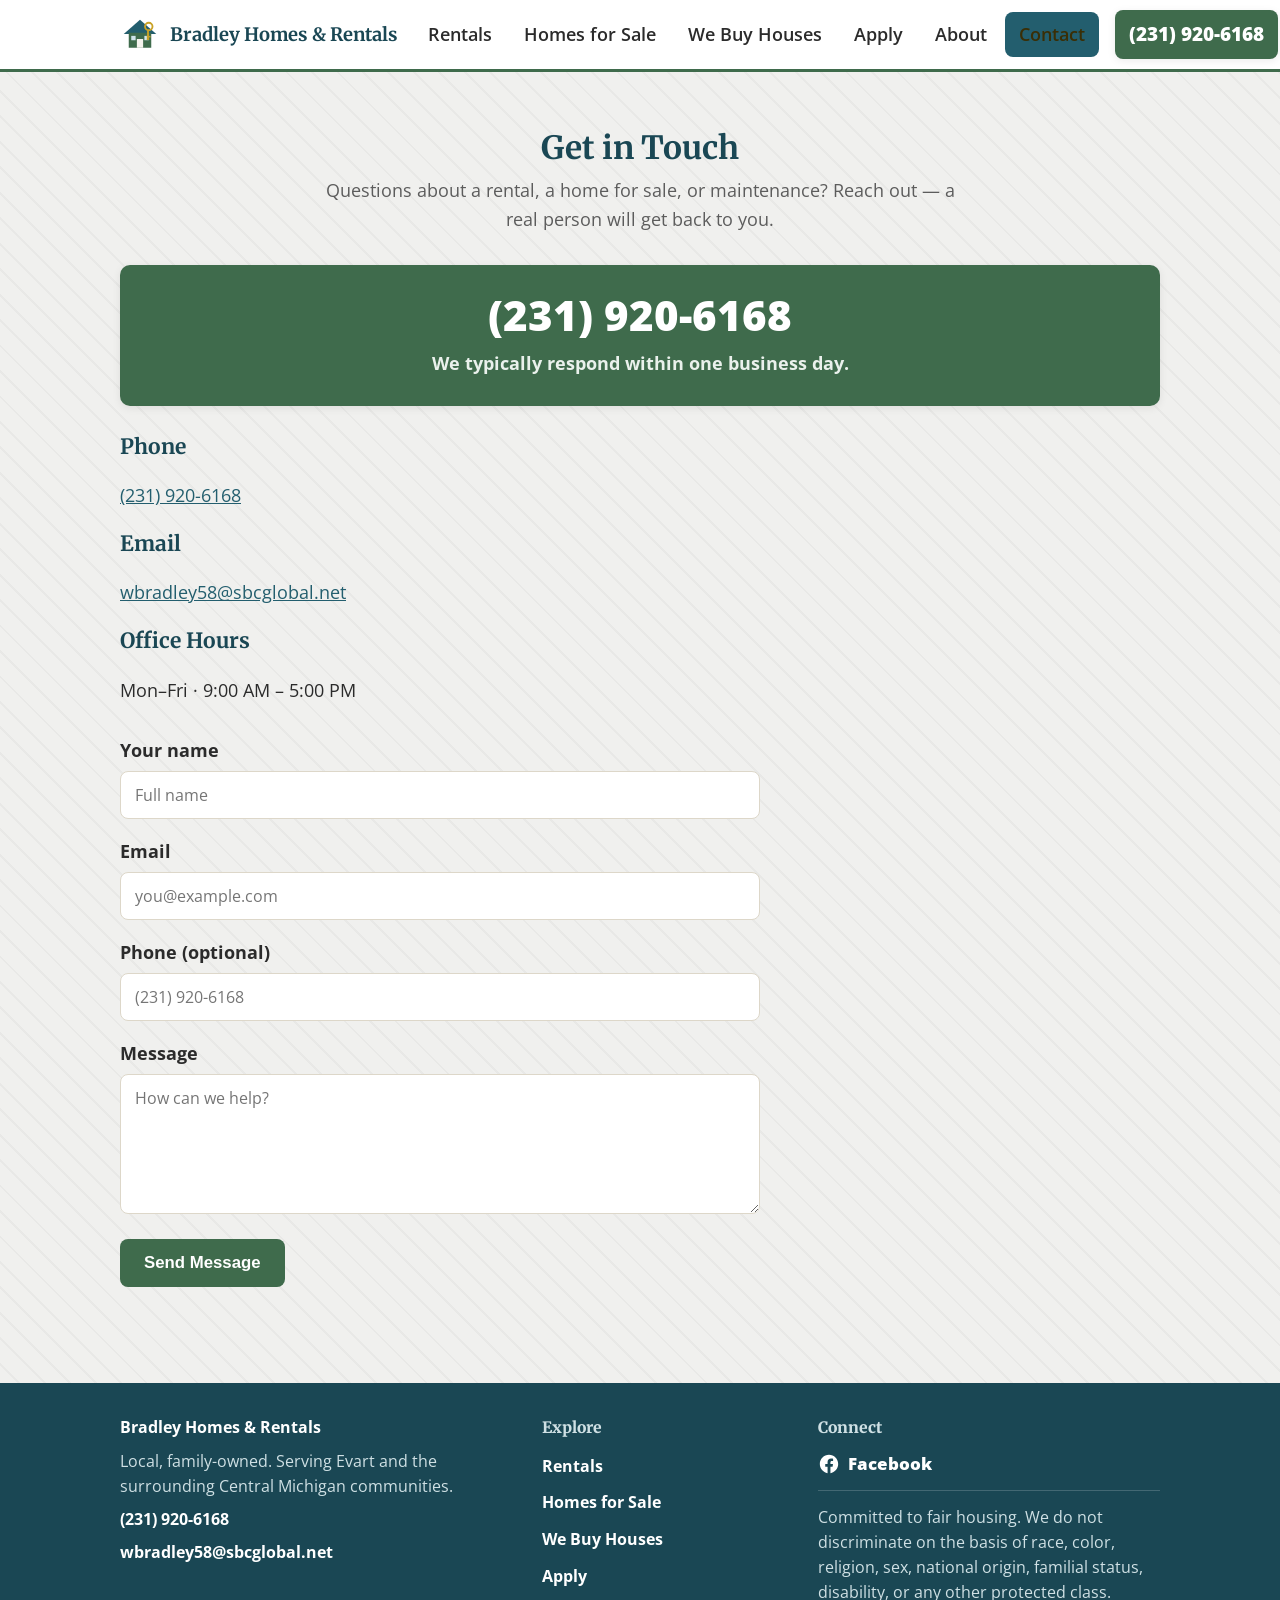
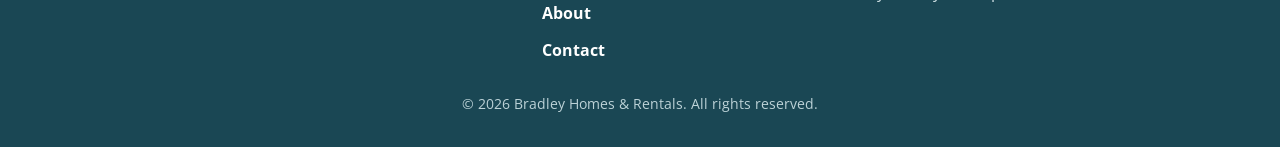
<file: contact.html>
<!DOCTYPE html>
<html lang="en">
<head>
<meta charset="UTF-8">
<meta name="viewport" content="width=device-width, initial-scale=1">
<title>Contact — Bradley Homes &amp; Rentals</title>
<meta name="description" content="Contact Bill & Brenda Bradley — Bradley Homes & Rentals, Evart, Michigan.">
<link rel="preconnect" href="https://fonts.googleapis.com">
<link rel="preconnect" href="https://fonts.gstatic.com" crossorigin>
<link href="https://fonts.googleapis.com/css2?family=Merriweather:wght@400;700&family=Open+Sans:wght@400;600;700&display=swap" rel="stylesheet">
<link rel="stylesheet" href="css/styles.css">
<link rel="icon" href="assets/logo.svg">
</head>
<body class="theme-contact">
<header class="site-header">
  <div class="header-inner">
    <a class="brand" href="index.html">
      <img src="assets/logo.svg" alt="Bradley Homes & Rentals logo">
      <span>Bradley Homes &amp; Rentals</span>
    </a>
    <nav class="nav-links">
      <a href="rentals.html">Rentals</a>
      <a href="sale.html">Homes for Sale</a>
      <a href="we-buy-houses.html">We Buy Houses</a>
      <a href="apply.html">Apply</a>
      <a href="about.html">About</a>
      <a class="nav-contact nav-active" href="contact.html">Contact</a>
    </nav>
    <a class="header-phone" href="tel:+12319206168">(231) 920-6168</a>
  </div>
</header>

<section class="section">
  <div class="container">
    <h2>Get in Touch</h2>
    <p class="lead">Questions about a rental, a home for sale, or maintenance? Reach out — a real person will get back to you.</p>
    <div class="contact-phone-big">
      <a href="tel:+12319206168">(231) 920-6168</a>
      <p class="contact-response">We typically respond within one business day.</p>
    </div>
    <div class="info-grid" style="margin-bottom:32px;">
      <div class="info-box">
        <h3>Phone</h3>
        <p><a href="tel:+12319206168">(231) 920-6168</a></p>
      </div>
      <div class="info-box">
        <h3>Email</h3>
        <p><a href="mailto:wbradley58@sbcglobal.net">wbradley58@sbcglobal.net</a></p>
      </div>
      <div class="info-box">
        <h3>Office Hours</h3>
        <p>Mon&ndash;Fri &middot; 9:00 AM &ndash; 5:00 PM</p>
      </div>
    </div>

    <form onsubmit="event.preventDefault();alert('Demo only — this form will connect to email when the site launches.');" style="max-width:640px;">
      <div class="field">
        <label for="c-name">Your name</label>
        <input id="c-name" type="text" placeholder="Full name">
      </div>
      <div class="field">
        <label for="c-email">Email</label>
        <input id="c-email" type="email" placeholder="you@example.com">
      </div>
      <div class="field">
        <label for="c-phone">Phone (optional)</label>
        <input id="c-phone" type="text" placeholder="(231) 920-6168">
      </div>
      <div class="field">
        <label for="c-msg">Message</label>
        <textarea id="c-msg" placeholder="How can we help?"></textarea>
      </div>
      <button class="btn" type="submit">Send Message</button>
    </form>
  </div>
</section>

<footer class="site-footer">
  <div class="container footer-grid">
    <div class="footer-col footer-brand">
      <p class="footer-name"><strong>Bradley Homes &amp; Rentals</strong></p>
      <p>Local, family-owned. Serving Evart and the surrounding Central Michigan communities.</p>
      <p class="footer-phone"><a href="tel:+12319206168">(231) 920-6168</a></p>
      <p class="footer-email"><a href="mailto:wbradley58@sbcglobal.net">wbradley58@sbcglobal.net</a></p>
    </div>
    <div class="footer-col">
      <p class="footer-h">Explore</p>
      <ul class="footer-nav">
        <li><a href="rentals.html">Rentals</a></li>
        <li><a href="sale.html">Homes for Sale</a></li>
        <li><a href="we-buy-houses.html">We Buy Houses</a></li>
        <li><a href="apply.html">Apply</a></li>
        <li><a href="about.html">About</a></li>
        <li><a href="contact.html">Contact</a></li>
      </ul>
    </div>
    <div class="footer-col">
      <p class="footer-h">Connect</p>
      <p class="footer-social">
        <a href="https://facebook.com/" target="_blank" rel="noopener" class="soc-link"><svg class="soc-ico" viewBox="0 0 24 24" aria-hidden="true"><path fill="currentColor" d="M22 12.06C22 6.5 17.52 2 12 2S2 6.5 2 12.06c0 5 3.66 9.15 8.44 9.94v-7.03H7.9v-2.91h2.54V9.85c0-2.52 1.5-3.91 3.78-3.91 1.1 0 2.24.2 2.24.2v2.47h-1.26c-1.24 0-1.63.78-1.63 1.57v1.88h2.78l-.44 2.91h-2.34V22c4.78-.79 8.44-4.94 8.44-9.94Z"/></svg>Facebook</a>
      </p>
      <p class="footer-fair">Committed to fair housing. We do not discriminate on the basis of race, color, religion, sex, national origin, familial status, disability, or any other protected class.</p>
    </div>
  </div>
  <p class="footer-copy">&copy; 2026 Bradley Homes &amp; Rentals. All rights reserved.</p>
</footer>
</body>
</html>
</file>
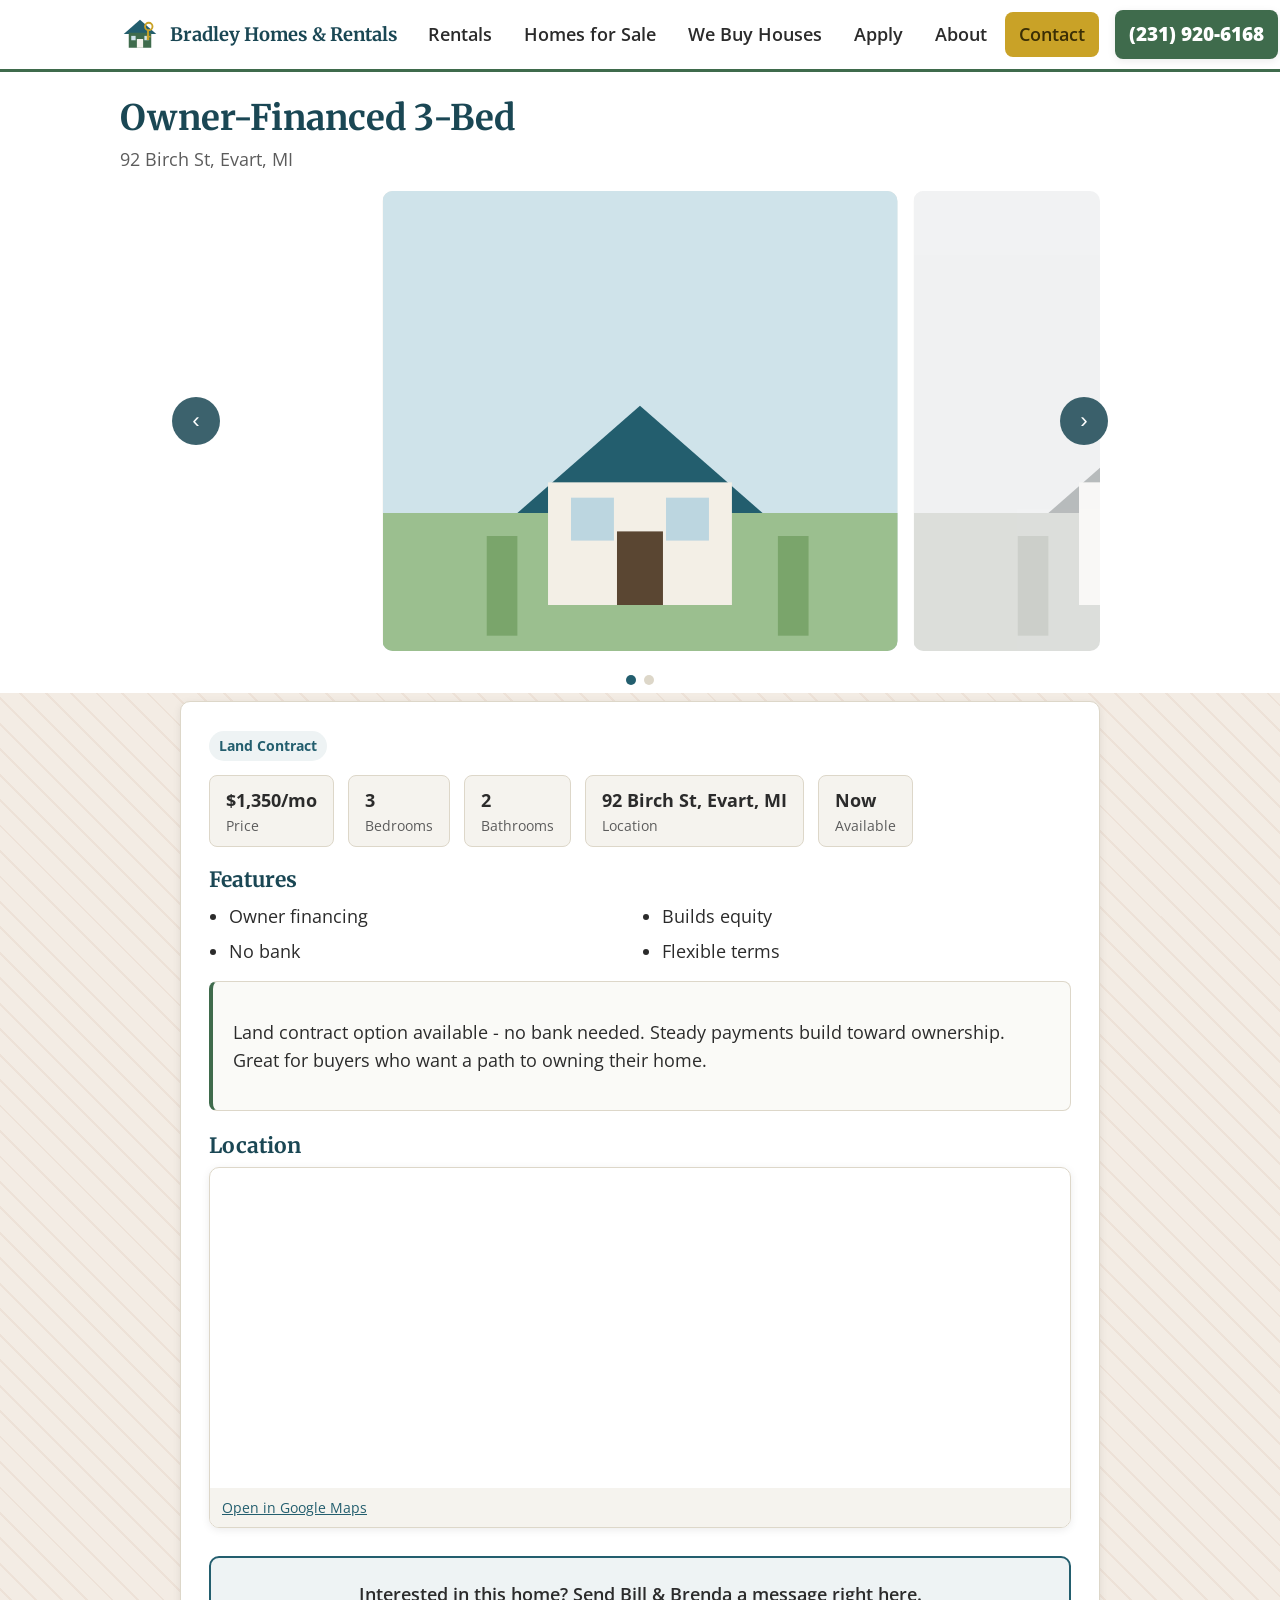
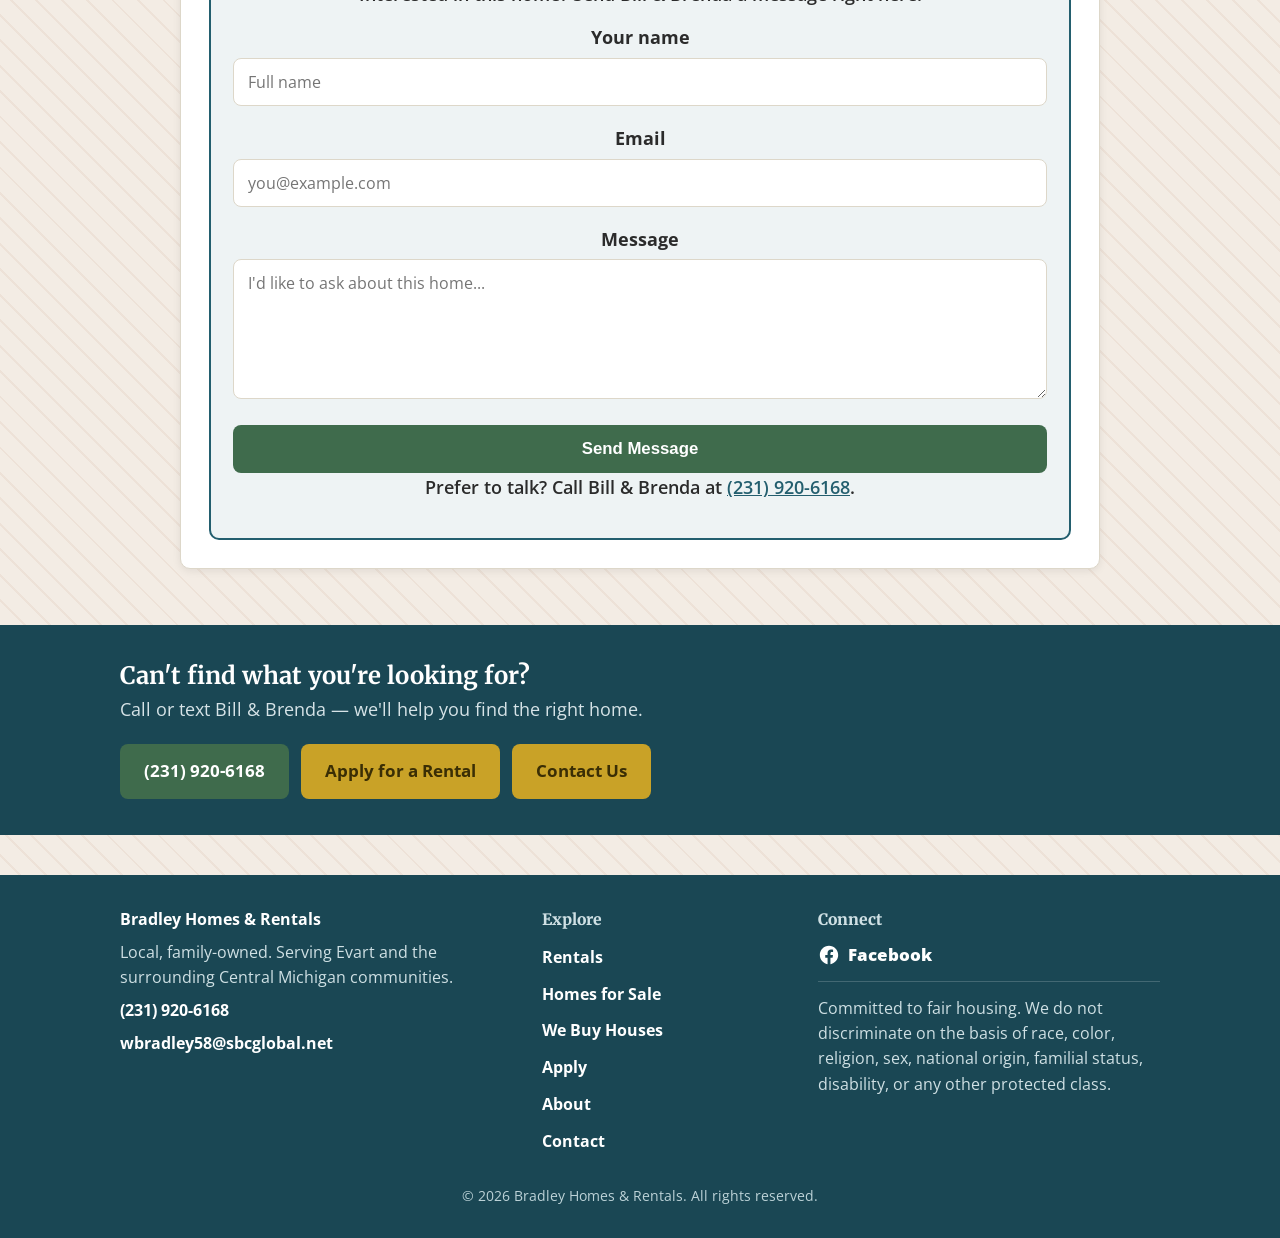
<file: listing-lc1.html>
<!DOCTYPE html>
<html lang="en">
<head>
<meta charset="UTF-8">
<meta name="viewport" content="width=device-width, initial-scale=1">
<title>Owner-Financed 3-Bed &mdash; Bradley Homes &amp; Rentals</title>
<meta name="description" content="Owner-Financed 3-Bed in 92 Birch St, Evart, MI. $1,350/mo.">
<link rel="preconnect" href="https://fonts.googleapis.com">
<link rel="preconnect" href="https://fonts.gstatic.com" crossorigin>
<link href="https://fonts.googleapis.com/css2?family=Merriweather:wght@400;700&family=Open+Sans:wght@400;600;700&display=swap" rel="stylesheet">
<link rel="stylesheet" href="css/styles.css">
<link rel="icon" href="assets/logo.svg">
</head>
<body class="theme-listing-lc">
<header class="site-header">
  <div class="header-inner">
    <a class="brand" href="index.html">
      <img src="assets/logo.svg" alt="Bradley Homes & Rentals logo">
      <span>Bradley Homes &amp; Rentals</span>
    </a>
    <nav class="nav-links"><a href="rentals.html">Rentals</a><a href="sale.html">Homes for Sale</a><a href="we-buy-houses.html">We Buy Houses</a><a href="apply.html">Apply</a><a href="about.html">About</a><a class="nav-contact" href="contact.html">Contact</a></nav>
    <a class="header-phone" href="tel:+12319206168">(231) 920-6168</a>
  </div>
</header>
<section class="detail-hero">
  <div class="container">
    <h1 class="detail-title">Owner-Financed 3-Bed</h1>
    <p class="detail-sub">92 Birch St, Evart, MI</p>
  </div>
  <div class="carousel">
    <button class="car-btn car-prev" aria-label="Previous photo" onclick="carGo(-1)">&#8249;</button>
    <div class="carousel-viewport">
      <div class="carousel-track" id="track">
      <div class="slide"><img src="assets/photos/property1.svg" alt="Owner-Financed 3-Bed photo 1"></div>
      <div class="slide"><img src="assets/photos/property3.svg" alt="Owner-Financed 3-Bed photo 2"></div>
      </div>
    </div>
    <button class="car-btn car-next" aria-label="Next photo" onclick="carGo(1)">&#8250;</button>
  </div>
  <div class="car-dots" id="dots"></div>
</section>
<section class="section" style="padding-top:8px;">
  <div class="detail-info">
    <span class="tag">Land Contract</span>  
    <div class="detail-specs">
      <div class="spec">$1,350/mo<span>Price</span></div>
      <div class="spec">3<span>Bedrooms</span></div>
      <div class="spec">2<span>Bathrooms</span></div>
      <div class="spec">92 Birch St, Evart, MI<span>Location</span></div>
      <div class="spec">Now<span>Available</span></div>
    </div>
    <h3 style="margin:18px 0 8px;">Features</h3>
    <ul class="features-list"><li>Owner financing</li>
<li>No bank</li>
<li>Builds equity</li>
<li>Flexible terms</li></ul>
    <div class="detail-desc-box">
      <p class="detail-desc">Land contract option available - no bank needed. Steady payments build toward ownership. Great for buyers who want a path to owning their home.</p>
    </div>
    <h3 style="margin:22px 0 8px;">Location</h3>
    <div class="map-box">
      <iframe src="https://www.google.com/maps?q=92%20Birch%20St%2C%20Evart%2C%20MI%2C%20Evart%2C%20MI&z=13&output=embed" title="Map of Owner-Financed 3-Bed" loading="lazy" referrerpolicy="no-referrer-when-downgrade"></iframe>
      <p class="map-note"><a href="https://www.google.com/maps/search/?api=1&query=92%20Birch%20St%2C%20Evart%2C%20MI%2C%20Evart%2C%20MI" target="_blank" rel="noopener">Open in Google Maps</a></p>
    </div>
    <div class="email-box">
      <p>Interested in this home? Send Bill &amp; Brenda a message right here.</p>
      <form action="https://formspree.io/f/REPLACE_ME" method="POST" onsubmit="this.querySelector('.send-btn').textContent='Sending...';">
        <input type="hidden" name="listing" value="Owner-Financed 3-Bed - 92 Birch St, Evart, MI">
        <div class="field">
          <label for="i-name">Your name</label>
          <input id="i-name" type="text" name="name" placeholder="Full name" required>
        </div>
        <div class="field">
          <label for="i-email">Email</label>
          <input id="i-email" type="email" name="_replyto" placeholder="you@example.com" required>
        </div>
        <div class="field">
          <label for="i-msg">Message</label>
          <textarea id="i-msg" name="message" placeholder="I'd like to ask about this home..." required></textarea>
        </div>
        <button class="btn btn-block send-btn" type="submit">Send Message</button>
      </form>
      <p class="detail-call">Prefer to talk? Call Bill &amp; Brenda at <a href="tel:+12319206168">(231) 920-6168</a>.</p>
    </div>
  </div>
</section>


<section class="cta-strip">
  <div class="container cta-strip-inner">
    <div class="cta-strip-text">
      <h3>Can't find what you're looking for?</h3>
      <p>Call or text Bill &amp; Brenda &mdash; we'll help you find the right home.</p>
    </div>
    <div class="cta-strip-actions">
      <a class="btn btn-light" href="tel:+12319206168">(231) 920-6168</a>
      <a class="btn btn-outline-light" href="apply.html">Apply for a Rental</a>
      <a class="btn btn-outline-light" href="contact.html">Contact Us</a>
    </div>
  </div>
</section>

<footer class="site-footer">
  <div class="container footer-grid">
    <div class="footer-col footer-brand">
      <p class="footer-name"><strong>Bradley Homes &amp; Rentals</strong></p>
      <p>Local, family-owned. Serving Evart and the surrounding Central Michigan communities.</p>
      <p class="footer-phone"><a href="tel:+12319206168">(231) 920-6168</a></p>
      <p class="footer-email"><a href="mailto:wbradley58@sbcglobal.net">wbradley58@sbcglobal.net</a></p>
    </div>
    <div class="footer-col">
      <p class="footer-h">Explore</p>
      <ul class="footer-nav">
        <li><a href="rentals.html">Rentals</a></li>
        <li><a href="sale.html">Homes for Sale</a></li>
        <li><a href="we-buy-houses.html">We Buy Houses</a></li>
        <li><a href="apply.html">Apply</a></li>
        <li><a href="about.html">About</a></li>
        <li><a href="contact.html">Contact</a></li>
      </ul>
    </div>
    <div class="footer-col">
      <p class="footer-h">Connect</p>
      <p class="footer-social">
        <a href="https://facebook.com/" target="_blank" rel="noopener" class="soc-link"><svg class="soc-ico" viewBox="0 0 24 24" aria-hidden="true"><path fill="currentColor" d="M22 12.06C22 6.5 17.52 2 12 2S2 6.5 2 12.06c0 5 3.66 9.15 8.44 9.94v-7.03H7.9v-2.91h2.54V9.85c0-2.52 1.5-3.91 3.78-3.91 1.1 0 2.24.2 2.24.2v2.47h-1.26c-1.24 0-1.63.78-1.63 1.57v1.88h2.78l-.44 2.91h-2.34V22c4.78-.79 8.44-4.94 8.44-9.94Z"/></svg>Facebook</a>
      </p>
      <p class="footer-fair">Committed to fair housing. We do not discriminate on the basis of race, color, religion, sex, national origin, familial status, disability, or any other protected class.</p>
    </div>
  </div>
  <p class="footer-copy">&copy; 2026 Bradley Homes &amp; Rentals. All rights reserved.</p>
</footer>

<script>
(function(){
  var track = document.getElementById('track');
  var slides = Array.prototype.slice.call(track.children);
  var dotsWrap = document.getElementById('dots');
  var n = slides.length, idx = 0;
  slides.forEach(function(_, i){
    var d = document.createElement('button');
    d.className = 'car-dot';
    d.setAttribute('aria-label', 'Go to photo ' + (i+1));
    d.addEventListener('click', function(){ go(i); });
    dotsWrap.appendChild(d);
  });
  var dots = Array.prototype.slice.call(dotsWrap.children);
  function setActive(){
    slides.forEach(function(s, i){ s.classList.toggle('is-active', i === idx); });
    dots.forEach(function(d, i){ d.classList.toggle('is-active', i === idx); });
  }
  function go(to){
    idx = (to + n) % n;
    var slide = slides[idx];
    var offset = slide.offsetLeft - (track.parentElement.clientWidth - slide.clientWidth) / 2;
    track.style.transform = 'translateX(' + (-offset) + 'px)';
    setActive();
  }
  window.carGo = function(dir){ go(idx + dir); };
  go(0);
  window.addEventListener('resize', function(){ go(idx); });
})();
</script>
</body>
</html>
</file>
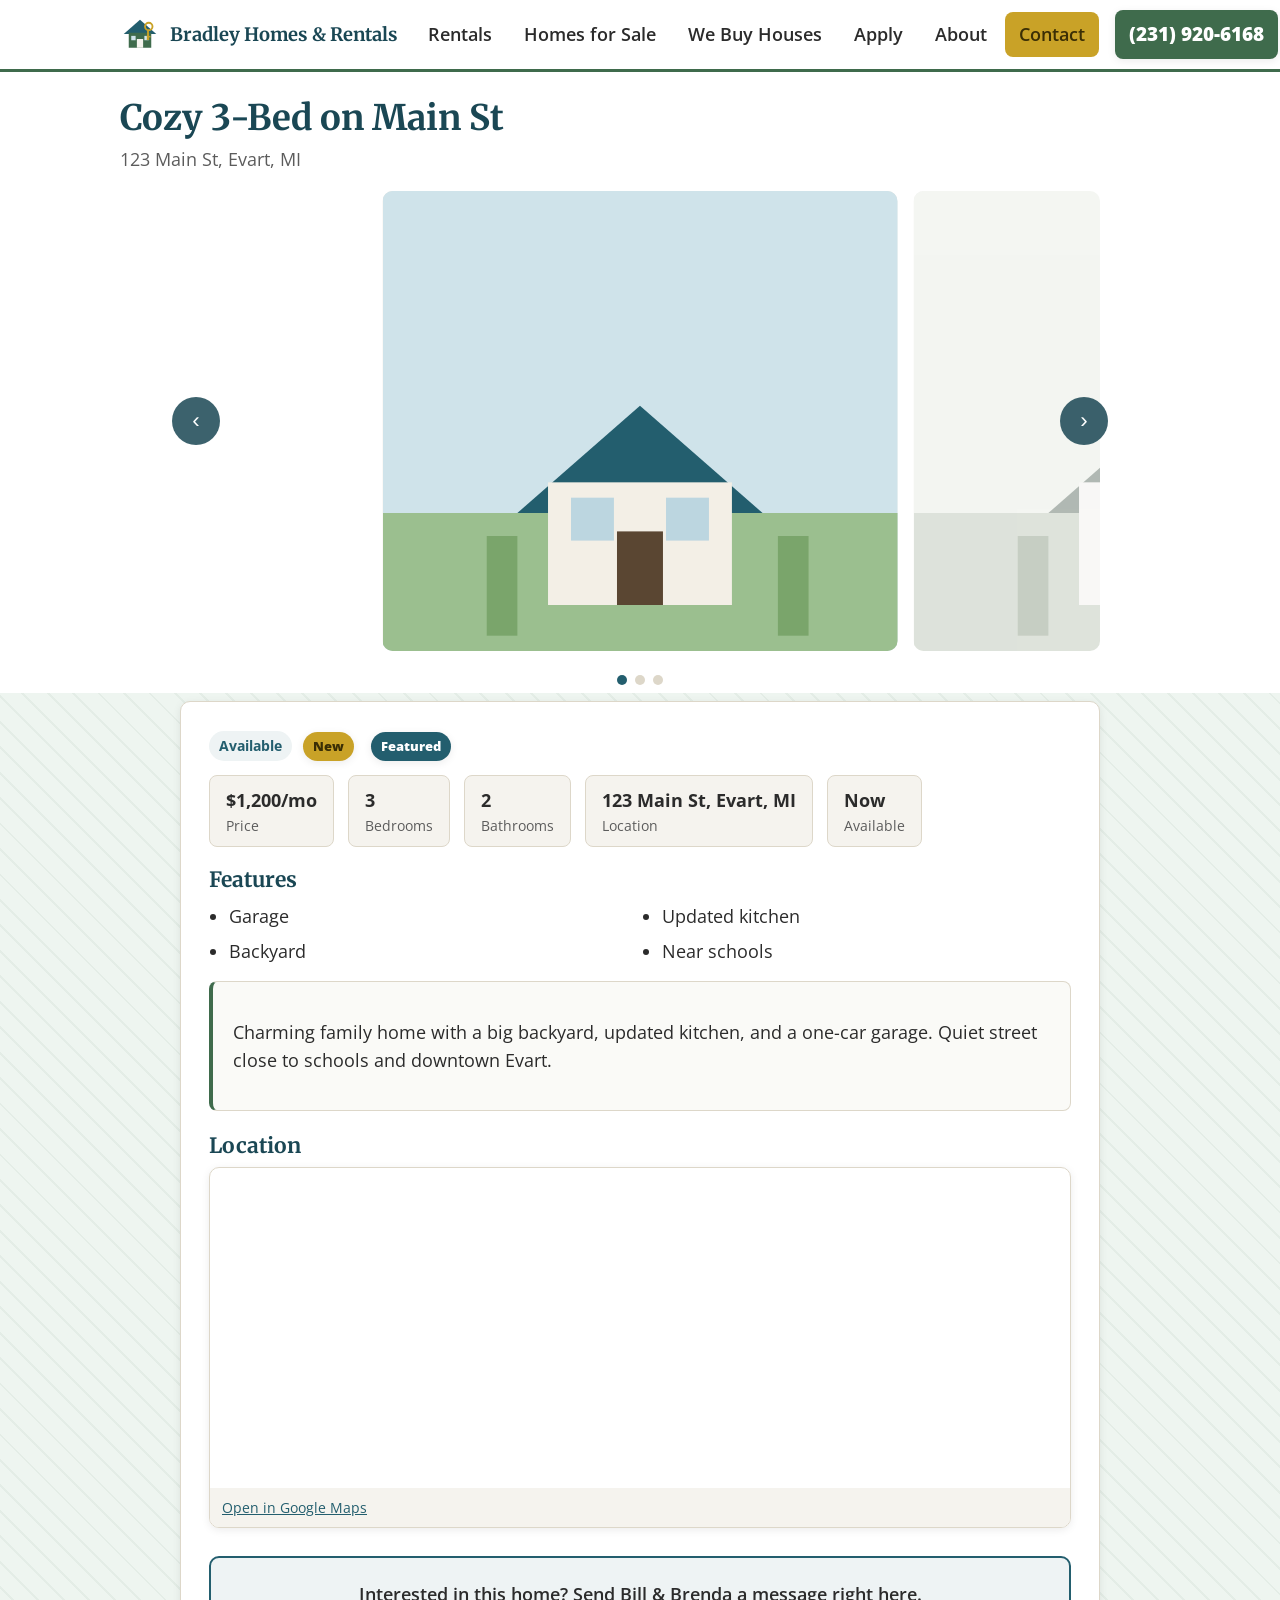
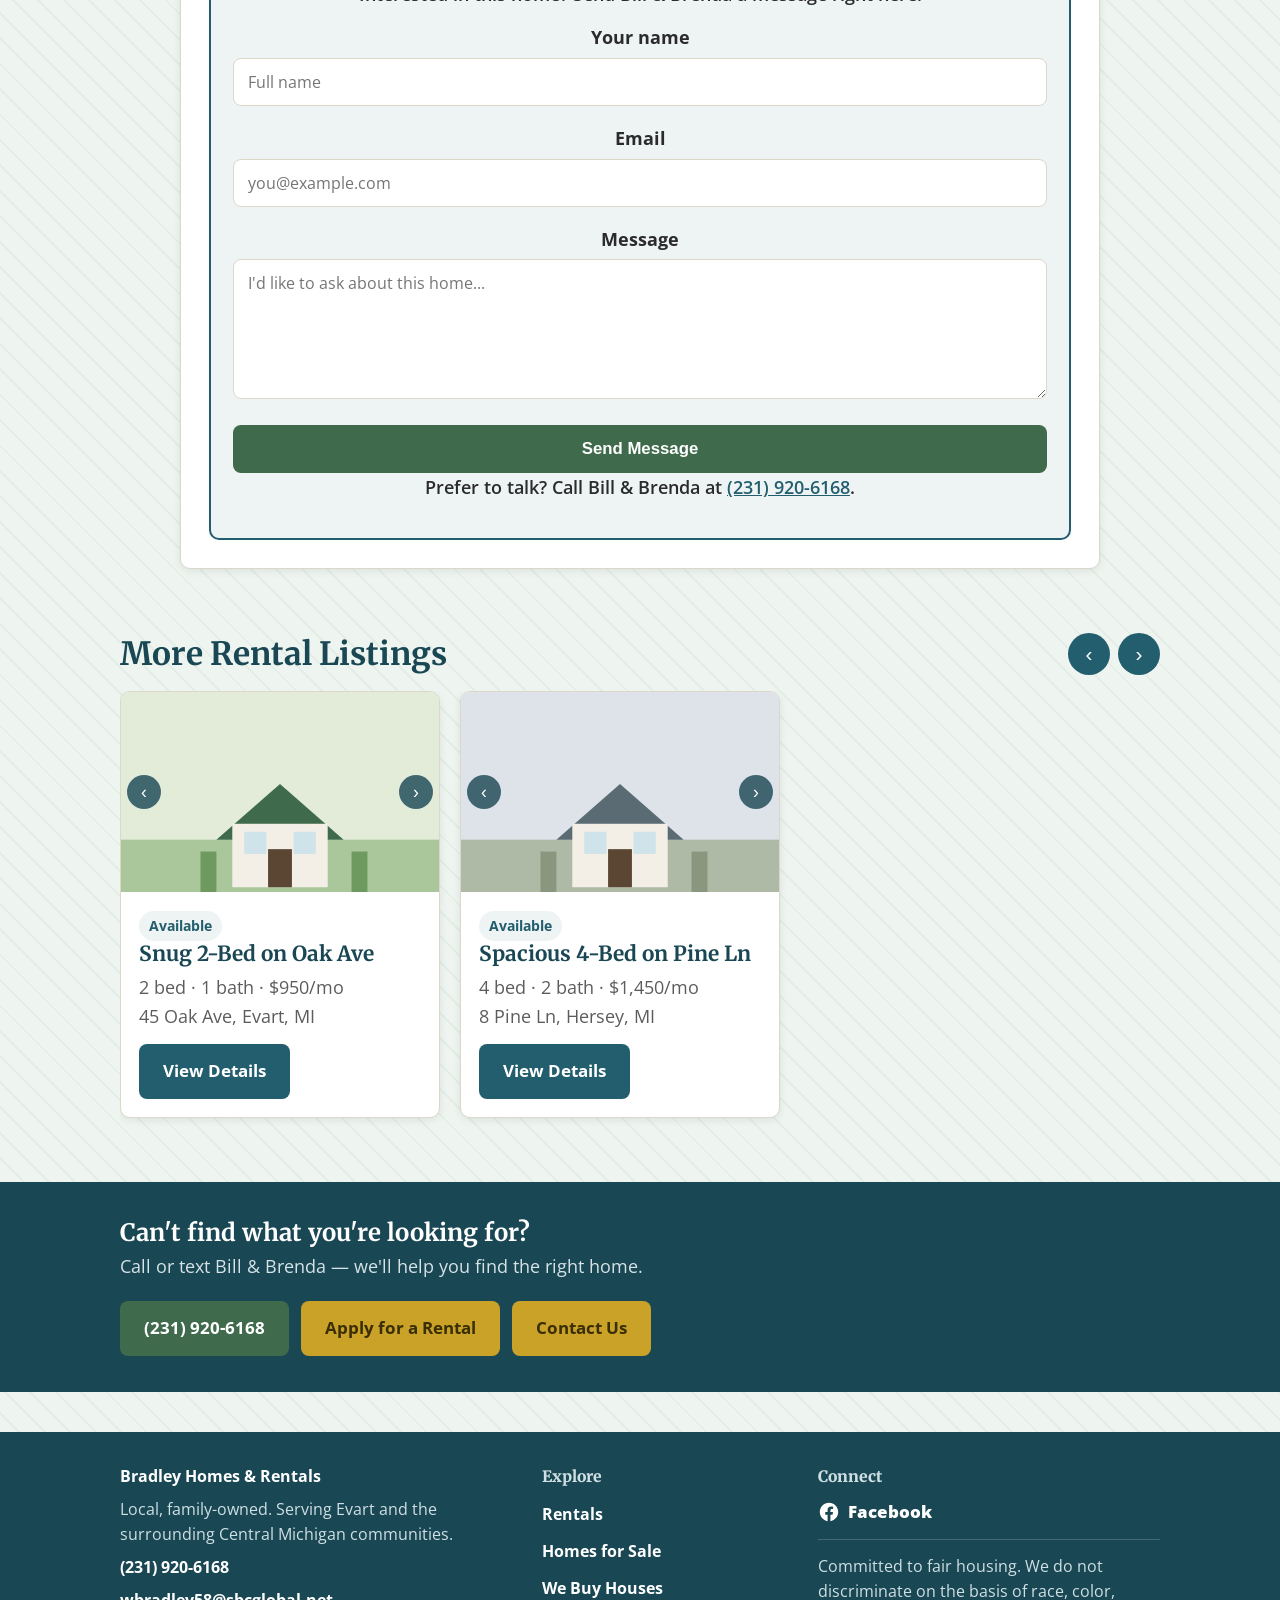
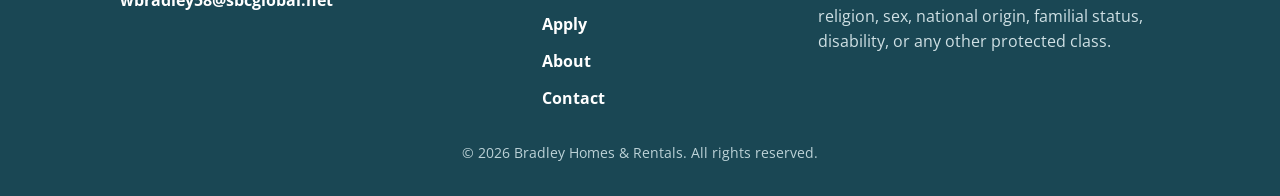
<file: listing-r1.html>
<!DOCTYPE html>
<html lang="en">
<head>
<meta charset="UTF-8">
<meta name="viewport" content="width=device-width, initial-scale=1">
<title>Cozy 3-Bed on Main St &mdash; Bradley Homes &amp; Rentals</title>
<meta name="description" content="Cozy 3-Bed on Main St in 123 Main St, Evart, MI. $1,200/mo.">
<link rel="preconnect" href="https://fonts.googleapis.com">
<link rel="preconnect" href="https://fonts.gstatic.com" crossorigin>
<link href="https://fonts.googleapis.com/css2?family=Merriweather:wght@400;700&family=Open+Sans:wght@400;600;700&display=swap" rel="stylesheet">
<link rel="stylesheet" href="css/styles.css">
<link rel="icon" href="assets/logo.svg">
</head>
<body class="theme-listing-rent">
<header class="site-header">
  <div class="header-inner">
    <a class="brand" href="index.html">
      <img src="assets/logo.svg" alt="Bradley Homes & Rentals logo">
      <span>Bradley Homes &amp; Rentals</span>
    </a>
    <nav class="nav-links"><a href="rentals.html">Rentals</a><a href="sale.html">Homes for Sale</a><a href="we-buy-houses.html">We Buy Houses</a><a href="apply.html">Apply</a><a href="about.html">About</a><a class="nav-contact" href="contact.html">Contact</a></nav>
    <a class="header-phone" href="tel:+12319206168">(231) 920-6168</a>
  </div>
</header>
<section class="detail-hero">
  <div class="container">
    <h1 class="detail-title">Cozy 3-Bed on Main St</h1>
    <p class="detail-sub">123 Main St, Evart, MI</p>
  </div>
  <div class="carousel">
    <button class="car-btn car-prev" aria-label="Previous photo" onclick="carGo(-1)">&#8249;</button>
    <div class="carousel-viewport">
      <div class="carousel-track" id="track">
      <div class="slide"><img src="assets/photos/property1.svg" alt="Cozy 3-Bed on Main St photo 1"></div>
      <div class="slide"><img src="assets/photos/property2.svg" alt="Cozy 3-Bed on Main St photo 2"></div>
      <div class="slide"><img src="assets/photos/property3.svg" alt="Cozy 3-Bed on Main St photo 3"></div>
      </div>
    </div>
    <button class="car-btn car-next" aria-label="Next photo" onclick="carGo(1)">&#8250;</button>
  </div>
  <div class="car-dots" id="dots"></div>
</section>
<section class="section" style="padding-top:8px;">
  <div class="detail-info">
    <span class="tag">Available</span> <span class="badge-new badge-detail">New</span> <span class="badge-featured badge-detail">Featured</span>
    <div class="detail-specs">
      <div class="spec">$1,200/mo<span>Price</span></div>
      <div class="spec">3<span>Bedrooms</span></div>
      <div class="spec">2<span>Bathrooms</span></div>
      <div class="spec">123 Main St, Evart, MI<span>Location</span></div>
      <div class="spec">Now<span>Available</span></div>
    </div>
    <h3 style="margin:18px 0 8px;">Features</h3>
    <ul class="features-list"><li>Garage</li>
<li>Backyard</li>
<li>Updated kitchen</li>
<li>Near schools</li></ul>
    <div class="detail-desc-box">
      <p class="detail-desc">Charming family home with a big backyard, updated kitchen, and a one-car garage. Quiet street close to schools and downtown Evart.</p>
    </div>
    <h3 style="margin:22px 0 8px;">Location</h3>
    <div class="map-box">
      <iframe src="https://www.google.com/maps?q=123%20Main%20St%2C%20Evart%2C%20MI%2C%20Evart%2C%20MI&z=13&output=embed" title="Map of Cozy 3-Bed on Main St" loading="lazy" referrerpolicy="no-referrer-when-downgrade"></iframe>
      <p class="map-note"><a href="https://www.google.com/maps/search/?api=1&query=123%20Main%20St%2C%20Evart%2C%20MI%2C%20Evart%2C%20MI" target="_blank" rel="noopener">Open in Google Maps</a></p>
    </div>
    <div class="email-box">
      <p>Interested in this home? Send Bill &amp; Brenda a message right here.</p>
      <form action="https://formspree.io/f/REPLACE_ME" method="POST" onsubmit="this.querySelector('.send-btn').textContent='Sending...';">
        <input type="hidden" name="listing" value="Cozy 3-Bed on Main St - 123 Main St, Evart, MI">
        <div class="field">
          <label for="i-name">Your name</label>
          <input id="i-name" type="text" name="name" placeholder="Full name" required>
        </div>
        <div class="field">
          <label for="i-email">Email</label>
          <input id="i-email" type="email" name="_replyto" placeholder="you@example.com" required>
        </div>
        <div class="field">
          <label for="i-msg">Message</label>
          <textarea id="i-msg" name="message" placeholder="I'd like to ask about this home..." required></textarea>
        </div>
        <button class="btn btn-block send-btn" type="submit">Send Message</button>
      </form>
      <p class="detail-call">Prefer to talk? Call Bill &amp; Brenda at <a href="tel:+12319206168">(231) 920-6168</a>.</p>
    </div>
  </div>
</section>
<section class="section" style="padding-top:8px;">
  <div class="container">
    <div class="featured-head">
      <h2 style="text-align:left;margin:0;">More Rental Listings</h2>
      <div class="featured-nav">
        <button class="feat-btn feat-prev" aria-label="Scroll left">&#8249;</button>
        <button class="feat-btn feat-next" aria-label="Scroll right">&#8250;</button>
      </div>
    </div>
    <div class="scroll-row related-row">
      <div class="card" data-price="950.0" data-beds="2" data-baths="1">
        <div class="card-carousel">
          
          <button class="cc-btn cc-prev" aria-label="Previous photo">&#8249;</button>
          <div class="cc-track"><div class="cc-slide"><img src="assets/photos/property2.svg" alt="Snug 2-Bed on Oak Ave photo 1"></div>
<div class="cc-slide"><img src="assets/photos/property1.svg" alt="Snug 2-Bed on Oak Ave photo 2"></div></div>
          <button class="cc-btn cc-next" aria-label="Next photo">&#8250;</button>
        </div>
        <div class="card-body">
          <span class="tag">Available</span>
          <h3>Snug 2-Bed on Oak Ave</h3>
          <p class="card-meta">2 bed &middot; 1 bath &middot; $950/mo<br>45 Oak Ave, Evart, MI</p>
          <a class="btn btn-primary" href="listing-r2.html">View Details</a>
        </div>
      </div>
      <div class="card" data-price="1450.0" data-beds="4" data-baths="2">
        <div class="card-carousel">
          
          <button class="cc-btn cc-prev" aria-label="Previous photo">&#8249;</button>
          <div class="cc-track"><div class="cc-slide"><img src="assets/photos/property3.svg" alt="Spacious 4-Bed on Pine Ln photo 1"></div>
<div class="cc-slide"><img src="assets/photos/property2.svg" alt="Spacious 4-Bed on Pine Ln photo 2"></div>
<div class="cc-slide"><img src="assets/photos/property1.svg" alt="Spacious 4-Bed on Pine Ln photo 3"></div></div>
          <button class="cc-btn cc-next" aria-label="Next photo">&#8250;</button>
        </div>
        <div class="card-body">
          <span class="tag">Available</span>
          <h3>Spacious 4-Bed on Pine Ln</h3>
          <p class="card-meta">4 bed &middot; 2 bath &middot; $1,450/mo<br>8 Pine Ln, Hersey, MI</p>
          <a class="btn btn-primary" href="listing-r3.html">View Details</a>
        </div>
      </div>
    </div>
  </div>
</section>

<section class="cta-strip">
  <div class="container cta-strip-inner">
    <div class="cta-strip-text">
      <h3>Can't find what you're looking for?</h3>
      <p>Call or text Bill &amp; Brenda &mdash; we'll help you find the right home.</p>
    </div>
    <div class="cta-strip-actions">
      <a class="btn btn-light" href="tel:+12319206168">(231) 920-6168</a>
      <a class="btn btn-outline-light" href="apply.html">Apply for a Rental</a>
      <a class="btn btn-outline-light" href="contact.html">Contact Us</a>
    </div>
  </div>
</section>

<footer class="site-footer">
  <div class="container footer-grid">
    <div class="footer-col footer-brand">
      <p class="footer-name"><strong>Bradley Homes &amp; Rentals</strong></p>
      <p>Local, family-owned. Serving Evart and the surrounding Central Michigan communities.</p>
      <p class="footer-phone"><a href="tel:+12319206168">(231) 920-6168</a></p>
      <p class="footer-email"><a href="mailto:wbradley58@sbcglobal.net">wbradley58@sbcglobal.net</a></p>
    </div>
    <div class="footer-col">
      <p class="footer-h">Explore</p>
      <ul class="footer-nav">
        <li><a href="rentals.html">Rentals</a></li>
        <li><a href="sale.html">Homes for Sale</a></li>
        <li><a href="we-buy-houses.html">We Buy Houses</a></li>
        <li><a href="apply.html">Apply</a></li>
        <li><a href="about.html">About</a></li>
        <li><a href="contact.html">Contact</a></li>
      </ul>
    </div>
    <div class="footer-col">
      <p class="footer-h">Connect</p>
      <p class="footer-social">
        <a href="https://facebook.com/" target="_blank" rel="noopener" class="soc-link"><svg class="soc-ico" viewBox="0 0 24 24" aria-hidden="true"><path fill="currentColor" d="M22 12.06C22 6.5 17.52 2 12 2S2 6.5 2 12.06c0 5 3.66 9.15 8.44 9.94v-7.03H7.9v-2.91h2.54V9.85c0-2.52 1.5-3.91 3.78-3.91 1.1 0 2.24.2 2.24.2v2.47h-1.26c-1.24 0-1.63.78-1.63 1.57v1.88h2.78l-.44 2.91h-2.34V22c4.78-.79 8.44-4.94 8.44-9.94Z"/></svg>Facebook</a>
      </p>
      <p class="footer-fair">Committed to fair housing. We do not discriminate on the basis of race, color, religion, sex, national origin, familial status, disability, or any other protected class.</p>
    </div>
  </div>
  <p class="footer-copy">&copy; 2026 Bradley Homes &amp; Rentals. All rights reserved.</p>
</footer>

<script>
(function(){
  var track = document.getElementById('track');
  var slides = Array.prototype.slice.call(track.children);
  var dotsWrap = document.getElementById('dots');
  var n = slides.length, idx = 0;
  slides.forEach(function(_, i){
    var d = document.createElement('button');
    d.className = 'car-dot';
    d.setAttribute('aria-label', 'Go to photo ' + (i+1));
    d.addEventListener('click', function(){ go(i); });
    dotsWrap.appendChild(d);
  });
  var dots = Array.prototype.slice.call(dotsWrap.children);
  function setActive(){
    slides.forEach(function(s, i){ s.classList.toggle('is-active', i === idx); });
    dots.forEach(function(d, i){ d.classList.toggle('is-active', i === idx); });
  }
  function go(to){
    idx = (to + n) % n;
    var slide = slides[idx];
    var offset = slide.offsetLeft - (track.parentElement.clientWidth - slide.clientWidth) / 2;
    track.style.transform = 'translateX(' + (-offset) + 'px)';
    setActive();
  }
  window.carGo = function(dir){ go(idx + dir); };
  go(0);
  window.addEventListener('resize', function(){ go(idx); });
})();
</script>
</body>
</html>
</file>
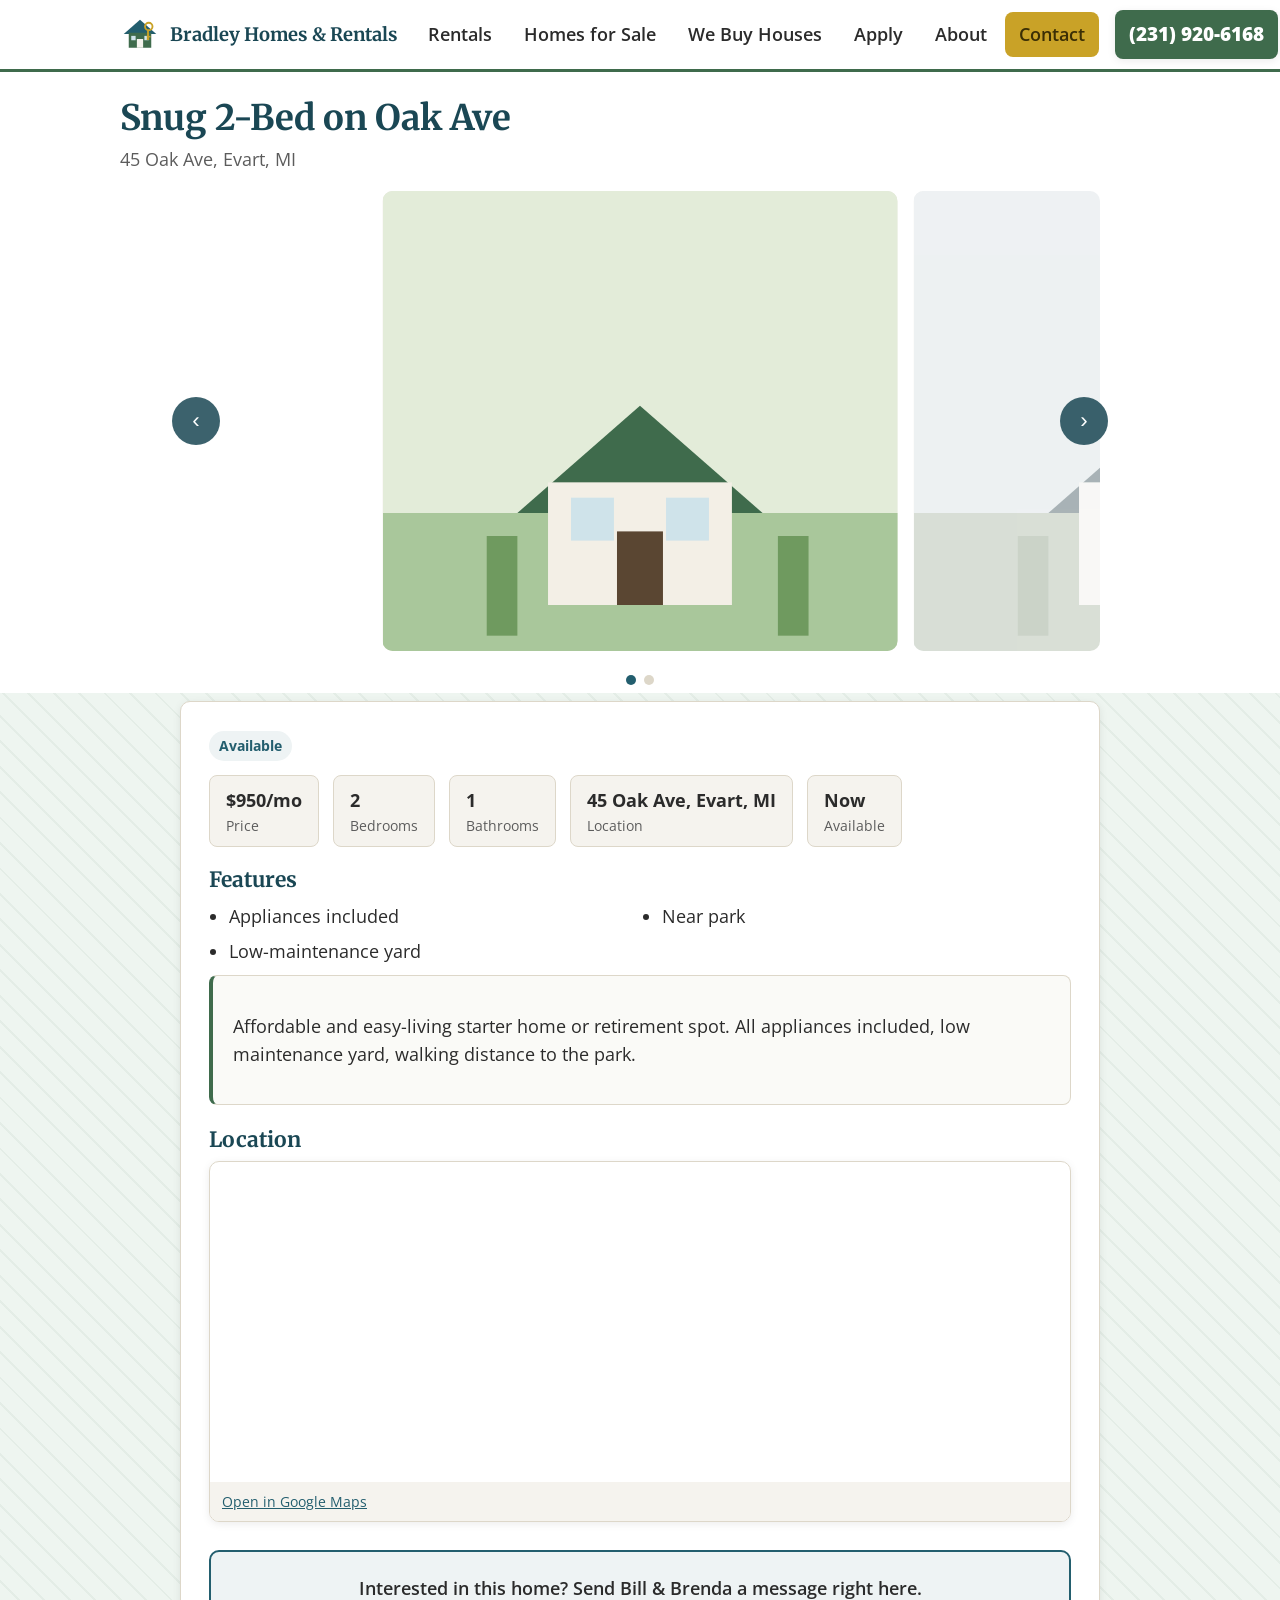
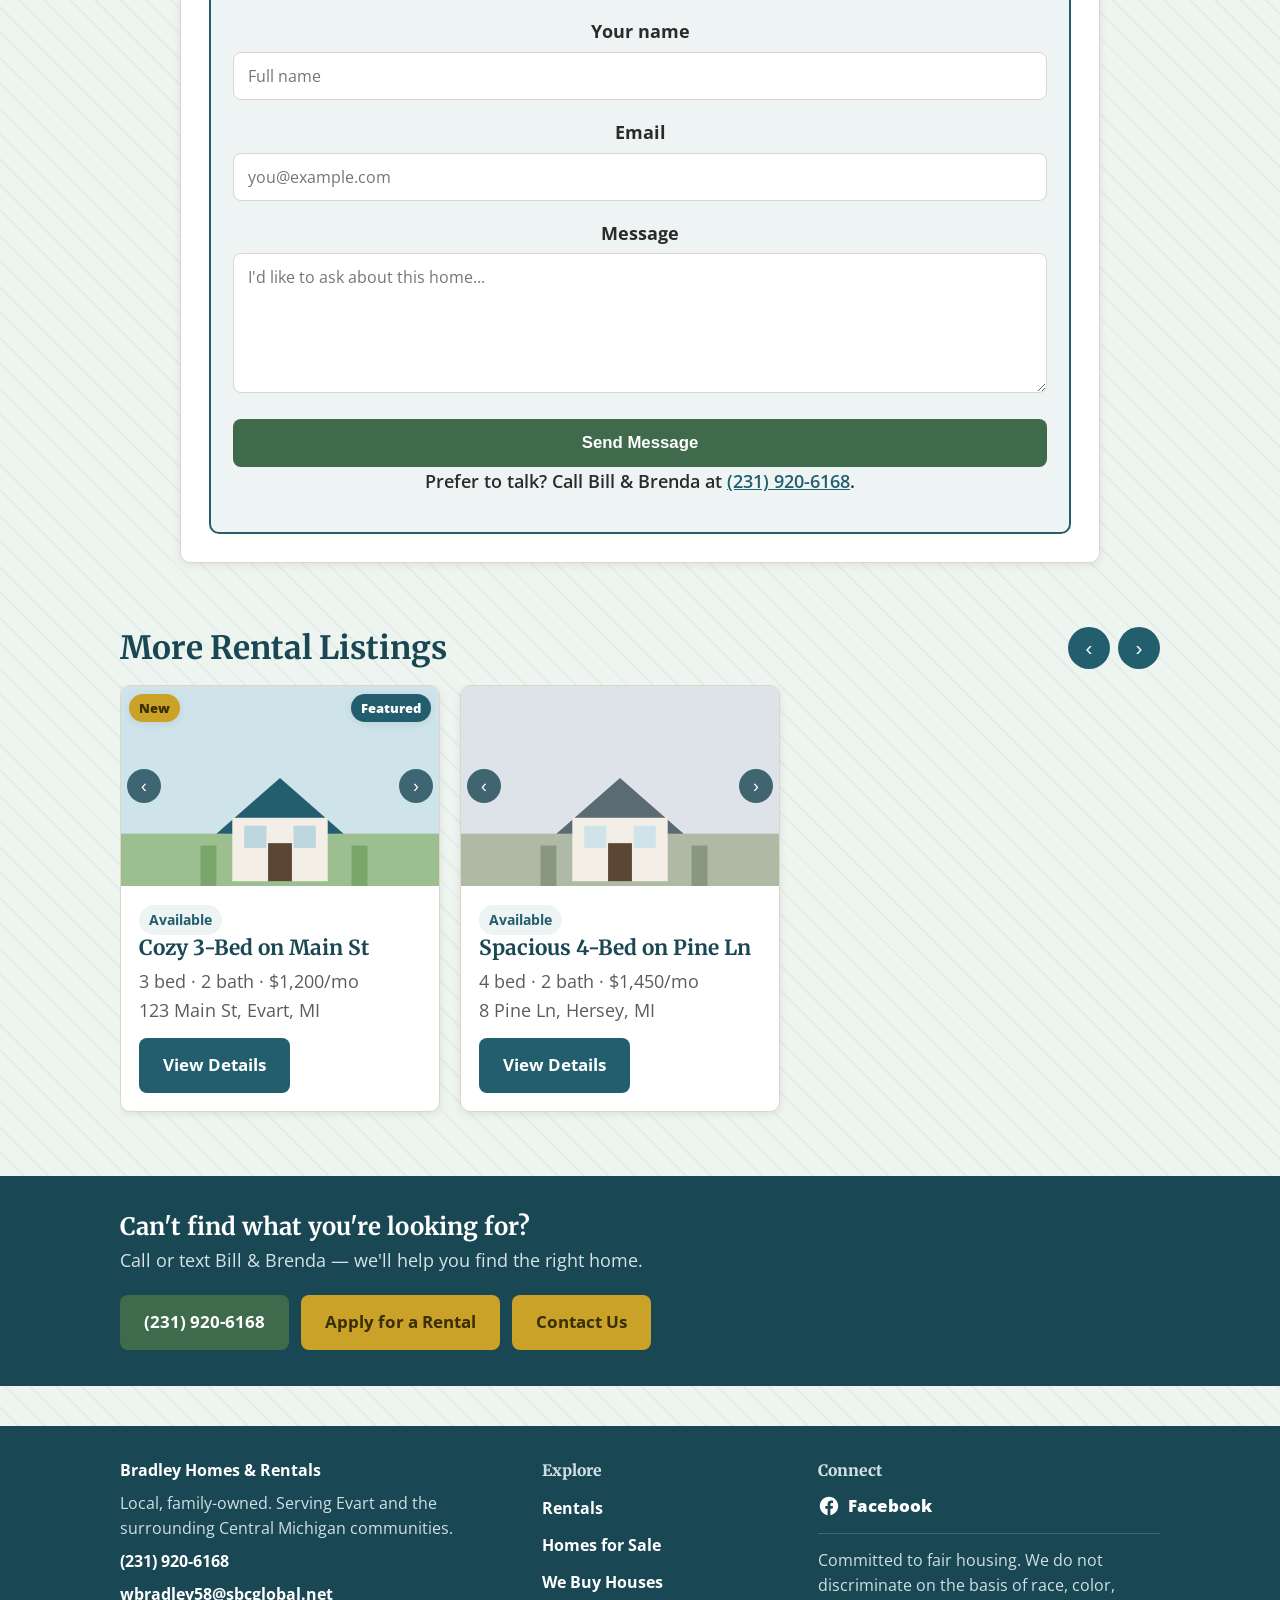
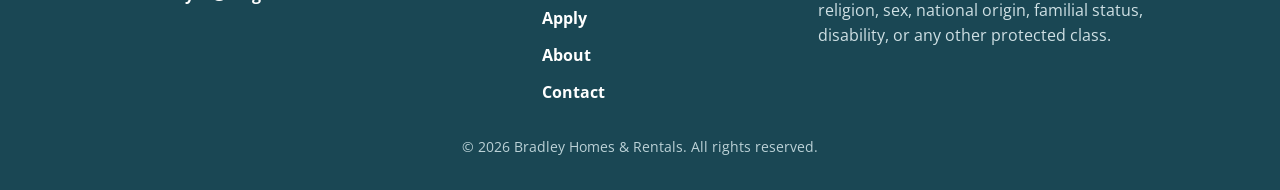
<file: listing-r2.html>
<!DOCTYPE html>
<html lang="en">
<head>
<meta charset="UTF-8">
<meta name="viewport" content="width=device-width, initial-scale=1">
<title>Snug 2-Bed on Oak Ave &mdash; Bradley Homes &amp; Rentals</title>
<meta name="description" content="Snug 2-Bed on Oak Ave in 45 Oak Ave, Evart, MI. $950/mo.">
<link rel="preconnect" href="https://fonts.googleapis.com">
<link rel="preconnect" href="https://fonts.gstatic.com" crossorigin>
<link href="https://fonts.googleapis.com/css2?family=Merriweather:wght@400;700&family=Open+Sans:wght@400;600;700&display=swap" rel="stylesheet">
<link rel="stylesheet" href="css/styles.css">
<link rel="icon" href="assets/logo.svg">
</head>
<body class="theme-listing-rent">
<header class="site-header">
  <div class="header-inner">
    <a class="brand" href="index.html">
      <img src="assets/logo.svg" alt="Bradley Homes & Rentals logo">
      <span>Bradley Homes &amp; Rentals</span>
    </a>
    <nav class="nav-links"><a href="rentals.html">Rentals</a><a href="sale.html">Homes for Sale</a><a href="we-buy-houses.html">We Buy Houses</a><a href="apply.html">Apply</a><a href="about.html">About</a><a class="nav-contact" href="contact.html">Contact</a></nav>
    <a class="header-phone" href="tel:+12319206168">(231) 920-6168</a>
  </div>
</header>
<section class="detail-hero">
  <div class="container">
    <h1 class="detail-title">Snug 2-Bed on Oak Ave</h1>
    <p class="detail-sub">45 Oak Ave, Evart, MI</p>
  </div>
  <div class="carousel">
    <button class="car-btn car-prev" aria-label="Previous photo" onclick="carGo(-1)">&#8249;</button>
    <div class="carousel-viewport">
      <div class="carousel-track" id="track">
      <div class="slide"><img src="assets/photos/property2.svg" alt="Snug 2-Bed on Oak Ave photo 1"></div>
      <div class="slide"><img src="assets/photos/property1.svg" alt="Snug 2-Bed on Oak Ave photo 2"></div>
      </div>
    </div>
    <button class="car-btn car-next" aria-label="Next photo" onclick="carGo(1)">&#8250;</button>
  </div>
  <div class="car-dots" id="dots"></div>
</section>
<section class="section" style="padding-top:8px;">
  <div class="detail-info">
    <span class="tag">Available</span>  
    <div class="detail-specs">
      <div class="spec">$950/mo<span>Price</span></div>
      <div class="spec">2<span>Bedrooms</span></div>
      <div class="spec">1<span>Bathrooms</span></div>
      <div class="spec">45 Oak Ave, Evart, MI<span>Location</span></div>
      <div class="spec">Now<span>Available</span></div>
    </div>
    <h3 style="margin:18px 0 8px;">Features</h3>
    <ul class="features-list"><li>Appliances included</li>
<li>Low-maintenance yard</li>
<li>Near park</li></ul>
    <div class="detail-desc-box">
      <p class="detail-desc">Affordable and easy-living starter home or retirement spot. All appliances included, low maintenance yard, walking distance to the park.</p>
    </div>
    <h3 style="margin:22px 0 8px;">Location</h3>
    <div class="map-box">
      <iframe src="https://www.google.com/maps?q=45%20Oak%20Ave%2C%20Evart%2C%20MI%2C%20Evart%2C%20MI&z=13&output=embed" title="Map of Snug 2-Bed on Oak Ave" loading="lazy" referrerpolicy="no-referrer-when-downgrade"></iframe>
      <p class="map-note"><a href="https://www.google.com/maps/search/?api=1&query=45%20Oak%20Ave%2C%20Evart%2C%20MI%2C%20Evart%2C%20MI" target="_blank" rel="noopener">Open in Google Maps</a></p>
    </div>
    <div class="email-box">
      <p>Interested in this home? Send Bill &amp; Brenda a message right here.</p>
      <form action="https://formspree.io/f/REPLACE_ME" method="POST" onsubmit="this.querySelector('.send-btn').textContent='Sending...';">
        <input type="hidden" name="listing" value="Snug 2-Bed on Oak Ave - 45 Oak Ave, Evart, MI">
        <div class="field">
          <label for="i-name">Your name</label>
          <input id="i-name" type="text" name="name" placeholder="Full name" required>
        </div>
        <div class="field">
          <label for="i-email">Email</label>
          <input id="i-email" type="email" name="_replyto" placeholder="you@example.com" required>
        </div>
        <div class="field">
          <label for="i-msg">Message</label>
          <textarea id="i-msg" name="message" placeholder="I'd like to ask about this home..." required></textarea>
        </div>
        <button class="btn btn-block send-btn" type="submit">Send Message</button>
      </form>
      <p class="detail-call">Prefer to talk? Call Bill &amp; Brenda at <a href="tel:+12319206168">(231) 920-6168</a>.</p>
    </div>
  </div>
</section>
<section class="section" style="padding-top:8px;">
  <div class="container">
    <div class="featured-head">
      <h2 style="text-align:left;margin:0;">More Rental Listings</h2>
      <div class="featured-nav">
        <button class="feat-btn feat-prev" aria-label="Scroll left">&#8249;</button>
        <button class="feat-btn feat-next" aria-label="Scroll right">&#8250;</button>
      </div>
    </div>
    <div class="scroll-row related-row">
      <div class="card card-featured" data-price="1200.0" data-beds="3" data-baths="2">
        <div class="card-carousel">
          <span class="badge-new">New</span><span class="badge-featured">Featured</span>
          <button class="cc-btn cc-prev" aria-label="Previous photo">&#8249;</button>
          <div class="cc-track"><div class="cc-slide"><img src="assets/photos/property1.svg" alt="Cozy 3-Bed on Main St photo 1"></div>
<div class="cc-slide"><img src="assets/photos/property2.svg" alt="Cozy 3-Bed on Main St photo 2"></div>
<div class="cc-slide"><img src="assets/photos/property3.svg" alt="Cozy 3-Bed on Main St photo 3"></div></div>
          <button class="cc-btn cc-next" aria-label="Next photo">&#8250;</button>
        </div>
        <div class="card-body">
          <span class="tag">Available</span>
          <h3>Cozy 3-Bed on Main St</h3>
          <p class="card-meta">3 bed &middot; 2 bath &middot; $1,200/mo<br>123 Main St, Evart, MI</p>
          <a class="btn btn-primary" href="listing-r1.html">View Details</a>
        </div>
      </div>
      <div class="card" data-price="1450.0" data-beds="4" data-baths="2">
        <div class="card-carousel">
          
          <button class="cc-btn cc-prev" aria-label="Previous photo">&#8249;</button>
          <div class="cc-track"><div class="cc-slide"><img src="assets/photos/property3.svg" alt="Spacious 4-Bed on Pine Ln photo 1"></div>
<div class="cc-slide"><img src="assets/photos/property2.svg" alt="Spacious 4-Bed on Pine Ln photo 2"></div>
<div class="cc-slide"><img src="assets/photos/property1.svg" alt="Spacious 4-Bed on Pine Ln photo 3"></div></div>
          <button class="cc-btn cc-next" aria-label="Next photo">&#8250;</button>
        </div>
        <div class="card-body">
          <span class="tag">Available</span>
          <h3>Spacious 4-Bed on Pine Ln</h3>
          <p class="card-meta">4 bed &middot; 2 bath &middot; $1,450/mo<br>8 Pine Ln, Hersey, MI</p>
          <a class="btn btn-primary" href="listing-r3.html">View Details</a>
        </div>
      </div>
    </div>
  </div>
</section>

<section class="cta-strip">
  <div class="container cta-strip-inner">
    <div class="cta-strip-text">
      <h3>Can't find what you're looking for?</h3>
      <p>Call or text Bill &amp; Brenda &mdash; we'll help you find the right home.</p>
    </div>
    <div class="cta-strip-actions">
      <a class="btn btn-light" href="tel:+12319206168">(231) 920-6168</a>
      <a class="btn btn-outline-light" href="apply.html">Apply for a Rental</a>
      <a class="btn btn-outline-light" href="contact.html">Contact Us</a>
    </div>
  </div>
</section>

<footer class="site-footer">
  <div class="container footer-grid">
    <div class="footer-col footer-brand">
      <p class="footer-name"><strong>Bradley Homes &amp; Rentals</strong></p>
      <p>Local, family-owned. Serving Evart and the surrounding Central Michigan communities.</p>
      <p class="footer-phone"><a href="tel:+12319206168">(231) 920-6168</a></p>
      <p class="footer-email"><a href="mailto:wbradley58@sbcglobal.net">wbradley58@sbcglobal.net</a></p>
    </div>
    <div class="footer-col">
      <p class="footer-h">Explore</p>
      <ul class="footer-nav">
        <li><a href="rentals.html">Rentals</a></li>
        <li><a href="sale.html">Homes for Sale</a></li>
        <li><a href="we-buy-houses.html">We Buy Houses</a></li>
        <li><a href="apply.html">Apply</a></li>
        <li><a href="about.html">About</a></li>
        <li><a href="contact.html">Contact</a></li>
      </ul>
    </div>
    <div class="footer-col">
      <p class="footer-h">Connect</p>
      <p class="footer-social">
        <a href="https://facebook.com/" target="_blank" rel="noopener" class="soc-link"><svg class="soc-ico" viewBox="0 0 24 24" aria-hidden="true"><path fill="currentColor" d="M22 12.06C22 6.5 17.52 2 12 2S2 6.5 2 12.06c0 5 3.66 9.15 8.44 9.94v-7.03H7.9v-2.91h2.54V9.85c0-2.52 1.5-3.91 3.78-3.91 1.1 0 2.24.2 2.24.2v2.47h-1.26c-1.24 0-1.63.78-1.63 1.57v1.88h2.78l-.44 2.91h-2.34V22c4.78-.79 8.44-4.94 8.44-9.94Z"/></svg>Facebook</a>
      </p>
      <p class="footer-fair">Committed to fair housing. We do not discriminate on the basis of race, color, religion, sex, national origin, familial status, disability, or any other protected class.</p>
    </div>
  </div>
  <p class="footer-copy">&copy; 2026 Bradley Homes &amp; Rentals. All rights reserved.</p>
</footer>

<script>
(function(){
  var track = document.getElementById('track');
  var slides = Array.prototype.slice.call(track.children);
  var dotsWrap = document.getElementById('dots');
  var n = slides.length, idx = 0;
  slides.forEach(function(_, i){
    var d = document.createElement('button');
    d.className = 'car-dot';
    d.setAttribute('aria-label', 'Go to photo ' + (i+1));
    d.addEventListener('click', function(){ go(i); });
    dotsWrap.appendChild(d);
  });
  var dots = Array.prototype.slice.call(dotsWrap.children);
  function setActive(){
    slides.forEach(function(s, i){ s.classList.toggle('is-active', i === idx); });
    dots.forEach(function(d, i){ d.classList.toggle('is-active', i === idx); });
  }
  function go(to){
    idx = (to + n) % n;
    var slide = slides[idx];
    var offset = slide.offsetLeft - (track.parentElement.clientWidth - slide.clientWidth) / 2;
    track.style.transform = 'translateX(' + (-offset) + 'px)';
    setActive();
  }
  window.carGo = function(dir){ go(idx + dir); };
  go(0);
  window.addEventListener('resize', function(){ go(idx); });
})();
</script>
</body>
</html>
</file>
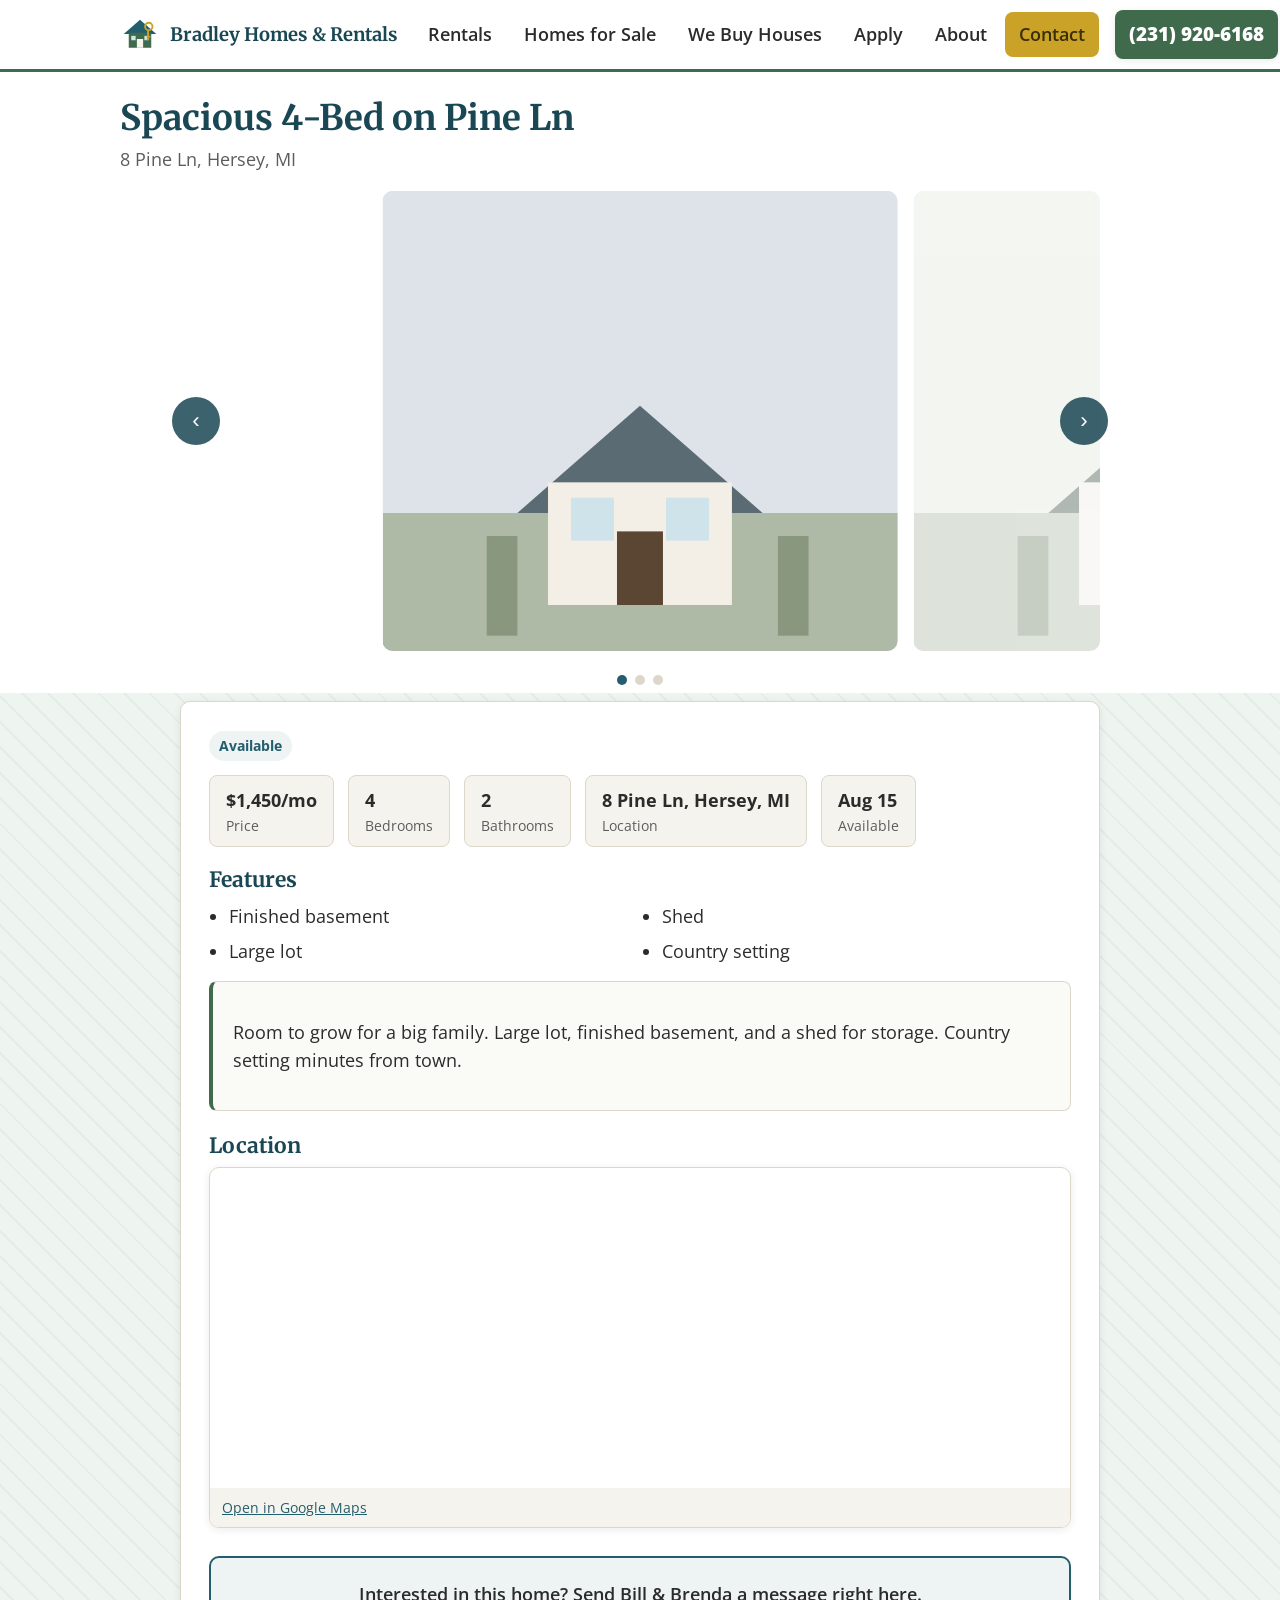
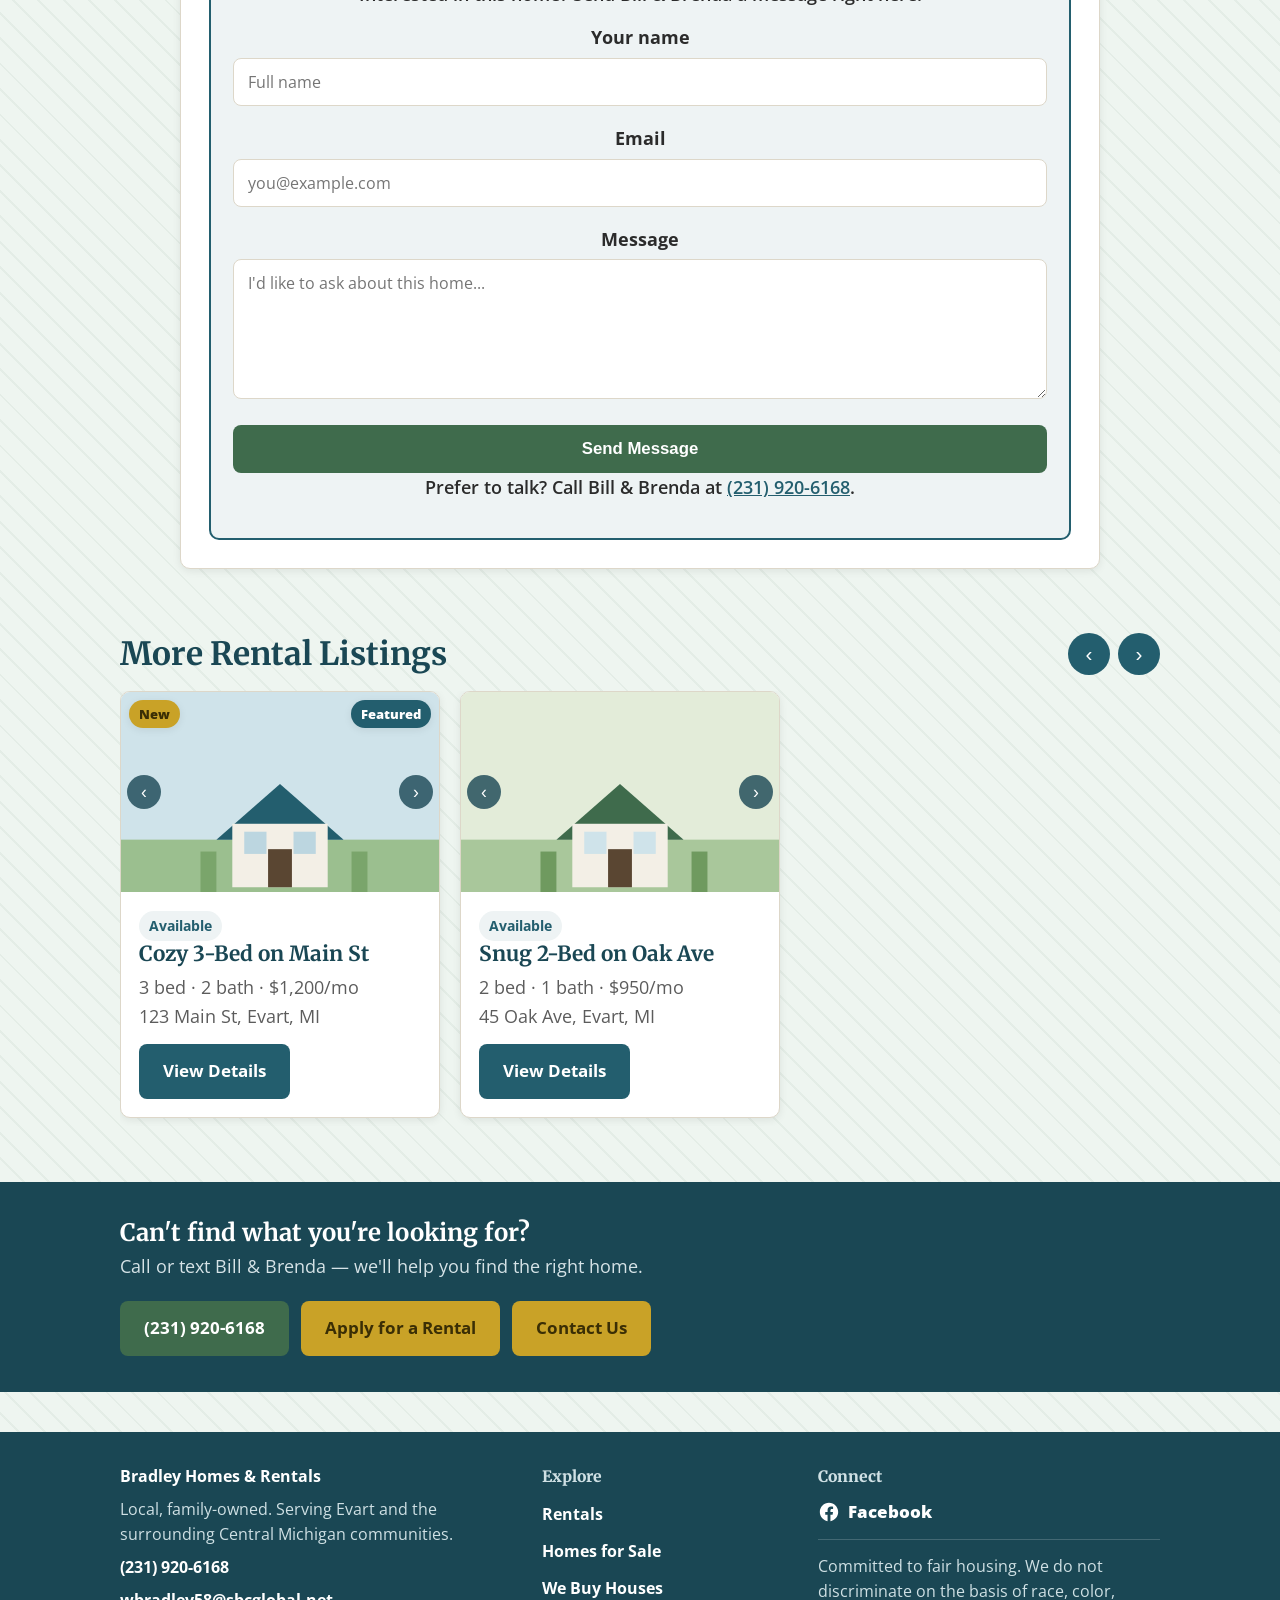
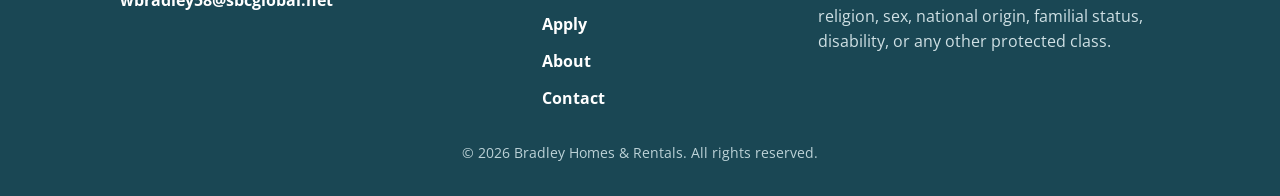
<file: listing-r3.html>
<!DOCTYPE html>
<html lang="en">
<head>
<meta charset="UTF-8">
<meta name="viewport" content="width=device-width, initial-scale=1">
<title>Spacious 4-Bed on Pine Ln &mdash; Bradley Homes &amp; Rentals</title>
<meta name="description" content="Spacious 4-Bed on Pine Ln in 8 Pine Ln, Hersey, MI. $1,450/mo.">
<link rel="preconnect" href="https://fonts.googleapis.com">
<link rel="preconnect" href="https://fonts.gstatic.com" crossorigin>
<link href="https://fonts.googleapis.com/css2?family=Merriweather:wght@400;700&family=Open+Sans:wght@400;600;700&display=swap" rel="stylesheet">
<link rel="stylesheet" href="css/styles.css">
<link rel="icon" href="assets/logo.svg">
</head>
<body class="theme-listing-rent">
<header class="site-header">
  <div class="header-inner">
    <a class="brand" href="index.html">
      <img src="assets/logo.svg" alt="Bradley Homes & Rentals logo">
      <span>Bradley Homes &amp; Rentals</span>
    </a>
    <nav class="nav-links"><a href="rentals.html">Rentals</a><a href="sale.html">Homes for Sale</a><a href="we-buy-houses.html">We Buy Houses</a><a href="apply.html">Apply</a><a href="about.html">About</a><a class="nav-contact" href="contact.html">Contact</a></nav>
    <a class="header-phone" href="tel:+12319206168">(231) 920-6168</a>
  </div>
</header>
<section class="detail-hero">
  <div class="container">
    <h1 class="detail-title">Spacious 4-Bed on Pine Ln</h1>
    <p class="detail-sub">8 Pine Ln, Hersey, MI</p>
  </div>
  <div class="carousel">
    <button class="car-btn car-prev" aria-label="Previous photo" onclick="carGo(-1)">&#8249;</button>
    <div class="carousel-viewport">
      <div class="carousel-track" id="track">
      <div class="slide"><img src="assets/photos/property3.svg" alt="Spacious 4-Bed on Pine Ln photo 1"></div>
      <div class="slide"><img src="assets/photos/property2.svg" alt="Spacious 4-Bed on Pine Ln photo 2"></div>
      <div class="slide"><img src="assets/photos/property1.svg" alt="Spacious 4-Bed on Pine Ln photo 3"></div>
      </div>
    </div>
    <button class="car-btn car-next" aria-label="Next photo" onclick="carGo(1)">&#8250;</button>
  </div>
  <div class="car-dots" id="dots"></div>
</section>
<section class="section" style="padding-top:8px;">
  <div class="detail-info">
    <span class="tag">Available</span>  
    <div class="detail-specs">
      <div class="spec">$1,450/mo<span>Price</span></div>
      <div class="spec">4<span>Bedrooms</span></div>
      <div class="spec">2<span>Bathrooms</span></div>
      <div class="spec">8 Pine Ln, Hersey, MI<span>Location</span></div>
      <div class="spec">Aug 15<span>Available</span></div>
    </div>
    <h3 style="margin:18px 0 8px;">Features</h3>
    <ul class="features-list"><li>Finished basement</li>
<li>Large lot</li>
<li>Shed</li>
<li>Country setting</li></ul>
    <div class="detail-desc-box">
      <p class="detail-desc">Room to grow for a big family. Large lot, finished basement, and a shed for storage. Country setting minutes from town.</p>
    </div>
    <h3 style="margin:22px 0 8px;">Location</h3>
    <div class="map-box">
      <iframe src="https://www.google.com/maps?q=8%20Pine%20Ln%2C%20Hersey%2C%20MI%2C%20Evart%2C%20MI&z=13&output=embed" title="Map of Spacious 4-Bed on Pine Ln" loading="lazy" referrerpolicy="no-referrer-when-downgrade"></iframe>
      <p class="map-note"><a href="https://www.google.com/maps/search/?api=1&query=8%20Pine%20Ln%2C%20Hersey%2C%20MI%2C%20Evart%2C%20MI" target="_blank" rel="noopener">Open in Google Maps</a></p>
    </div>
    <div class="email-box">
      <p>Interested in this home? Send Bill &amp; Brenda a message right here.</p>
      <form action="https://formspree.io/f/REPLACE_ME" method="POST" onsubmit="this.querySelector('.send-btn').textContent='Sending...';">
        <input type="hidden" name="listing" value="Spacious 4-Bed on Pine Ln - 8 Pine Ln, Hersey, MI">
        <div class="field">
          <label for="i-name">Your name</label>
          <input id="i-name" type="text" name="name" placeholder="Full name" required>
        </div>
        <div class="field">
          <label for="i-email">Email</label>
          <input id="i-email" type="email" name="_replyto" placeholder="you@example.com" required>
        </div>
        <div class="field">
          <label for="i-msg">Message</label>
          <textarea id="i-msg" name="message" placeholder="I'd like to ask about this home..." required></textarea>
        </div>
        <button class="btn btn-block send-btn" type="submit">Send Message</button>
      </form>
      <p class="detail-call">Prefer to talk? Call Bill &amp; Brenda at <a href="tel:+12319206168">(231) 920-6168</a>.</p>
    </div>
  </div>
</section>
<section class="section" style="padding-top:8px;">
  <div class="container">
    <div class="featured-head">
      <h2 style="text-align:left;margin:0;">More Rental Listings</h2>
      <div class="featured-nav">
        <button class="feat-btn feat-prev" aria-label="Scroll left">&#8249;</button>
        <button class="feat-btn feat-next" aria-label="Scroll right">&#8250;</button>
      </div>
    </div>
    <div class="scroll-row related-row">
      <div class="card card-featured" data-price="1200.0" data-beds="3" data-baths="2">
        <div class="card-carousel">
          <span class="badge-new">New</span><span class="badge-featured">Featured</span>
          <button class="cc-btn cc-prev" aria-label="Previous photo">&#8249;</button>
          <div class="cc-track"><div class="cc-slide"><img src="assets/photos/property1.svg" alt="Cozy 3-Bed on Main St photo 1"></div>
<div class="cc-slide"><img src="assets/photos/property2.svg" alt="Cozy 3-Bed on Main St photo 2"></div>
<div class="cc-slide"><img src="assets/photos/property3.svg" alt="Cozy 3-Bed on Main St photo 3"></div></div>
          <button class="cc-btn cc-next" aria-label="Next photo">&#8250;</button>
        </div>
        <div class="card-body">
          <span class="tag">Available</span>
          <h3>Cozy 3-Bed on Main St</h3>
          <p class="card-meta">3 bed &middot; 2 bath &middot; $1,200/mo<br>123 Main St, Evart, MI</p>
          <a class="btn btn-primary" href="listing-r1.html">View Details</a>
        </div>
      </div>
      <div class="card" data-price="950.0" data-beds="2" data-baths="1">
        <div class="card-carousel">
          
          <button class="cc-btn cc-prev" aria-label="Previous photo">&#8249;</button>
          <div class="cc-track"><div class="cc-slide"><img src="assets/photos/property2.svg" alt="Snug 2-Bed on Oak Ave photo 1"></div>
<div class="cc-slide"><img src="assets/photos/property1.svg" alt="Snug 2-Bed on Oak Ave photo 2"></div></div>
          <button class="cc-btn cc-next" aria-label="Next photo">&#8250;</button>
        </div>
        <div class="card-body">
          <span class="tag">Available</span>
          <h3>Snug 2-Bed on Oak Ave</h3>
          <p class="card-meta">2 bed &middot; 1 bath &middot; $950/mo<br>45 Oak Ave, Evart, MI</p>
          <a class="btn btn-primary" href="listing-r2.html">View Details</a>
        </div>
      </div>
    </div>
  </div>
</section>

<section class="cta-strip">
  <div class="container cta-strip-inner">
    <div class="cta-strip-text">
      <h3>Can't find what you're looking for?</h3>
      <p>Call or text Bill &amp; Brenda &mdash; we'll help you find the right home.</p>
    </div>
    <div class="cta-strip-actions">
      <a class="btn btn-light" href="tel:+12319206168">(231) 920-6168</a>
      <a class="btn btn-outline-light" href="apply.html">Apply for a Rental</a>
      <a class="btn btn-outline-light" href="contact.html">Contact Us</a>
    </div>
  </div>
</section>

<footer class="site-footer">
  <div class="container footer-grid">
    <div class="footer-col footer-brand">
      <p class="footer-name"><strong>Bradley Homes &amp; Rentals</strong></p>
      <p>Local, family-owned. Serving Evart and the surrounding Central Michigan communities.</p>
      <p class="footer-phone"><a href="tel:+12319206168">(231) 920-6168</a></p>
      <p class="footer-email"><a href="mailto:wbradley58@sbcglobal.net">wbradley58@sbcglobal.net</a></p>
    </div>
    <div class="footer-col">
      <p class="footer-h">Explore</p>
      <ul class="footer-nav">
        <li><a href="rentals.html">Rentals</a></li>
        <li><a href="sale.html">Homes for Sale</a></li>
        <li><a href="we-buy-houses.html">We Buy Houses</a></li>
        <li><a href="apply.html">Apply</a></li>
        <li><a href="about.html">About</a></li>
        <li><a href="contact.html">Contact</a></li>
      </ul>
    </div>
    <div class="footer-col">
      <p class="footer-h">Connect</p>
      <p class="footer-social">
        <a href="https://facebook.com/" target="_blank" rel="noopener" class="soc-link"><svg class="soc-ico" viewBox="0 0 24 24" aria-hidden="true"><path fill="currentColor" d="M22 12.06C22 6.5 17.52 2 12 2S2 6.5 2 12.06c0 5 3.66 9.15 8.44 9.94v-7.03H7.9v-2.91h2.54V9.85c0-2.52 1.5-3.91 3.78-3.91 1.1 0 2.24.2 2.24.2v2.47h-1.26c-1.24 0-1.63.78-1.63 1.57v1.88h2.78l-.44 2.91h-2.34V22c4.78-.79 8.44-4.94 8.44-9.94Z"/></svg>Facebook</a>
      </p>
      <p class="footer-fair">Committed to fair housing. We do not discriminate on the basis of race, color, religion, sex, national origin, familial status, disability, or any other protected class.</p>
    </div>
  </div>
  <p class="footer-copy">&copy; 2026 Bradley Homes &amp; Rentals. All rights reserved.</p>
</footer>

<script>
(function(){
  var track = document.getElementById('track');
  var slides = Array.prototype.slice.call(track.children);
  var dotsWrap = document.getElementById('dots');
  var n = slides.length, idx = 0;
  slides.forEach(function(_, i){
    var d = document.createElement('button');
    d.className = 'car-dot';
    d.setAttribute('aria-label', 'Go to photo ' + (i+1));
    d.addEventListener('click', function(){ go(i); });
    dotsWrap.appendChild(d);
  });
  var dots = Array.prototype.slice.call(dotsWrap.children);
  function setActive(){
    slides.forEach(function(s, i){ s.classList.toggle('is-active', i === idx); });
    dots.forEach(function(d, i){ d.classList.toggle('is-active', i === idx); });
  }
  function go(to){
    idx = (to + n) % n;
    var slide = slides[idx];
    var offset = slide.offsetLeft - (track.parentElement.clientWidth - slide.clientWidth) / 2;
    track.style.transform = 'translateX(' + (-offset) + 'px)';
    setActive();
  }
  window.carGo = function(dir){ go(idx + dir); };
  go(0);
  window.addEventListener('resize', function(){ go(idx); });
})();
</script>
</body>
</html>
</file>
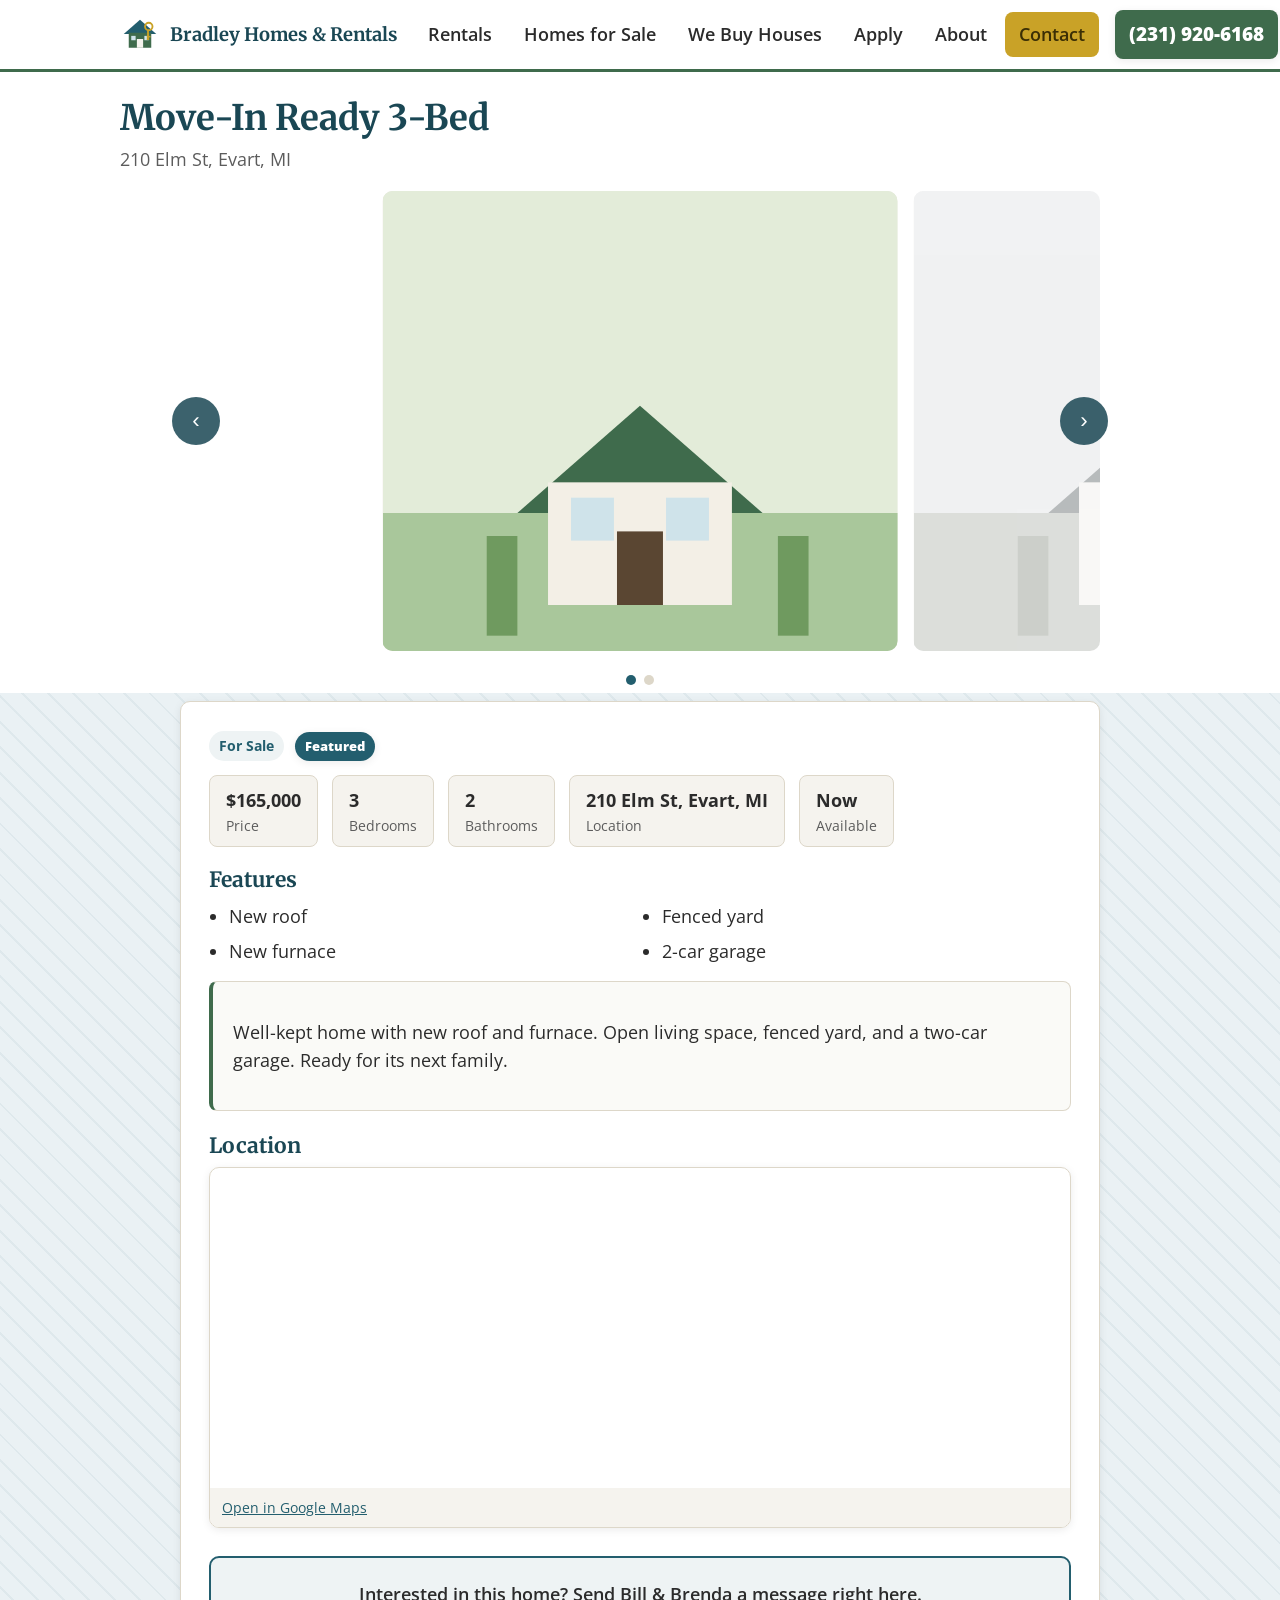
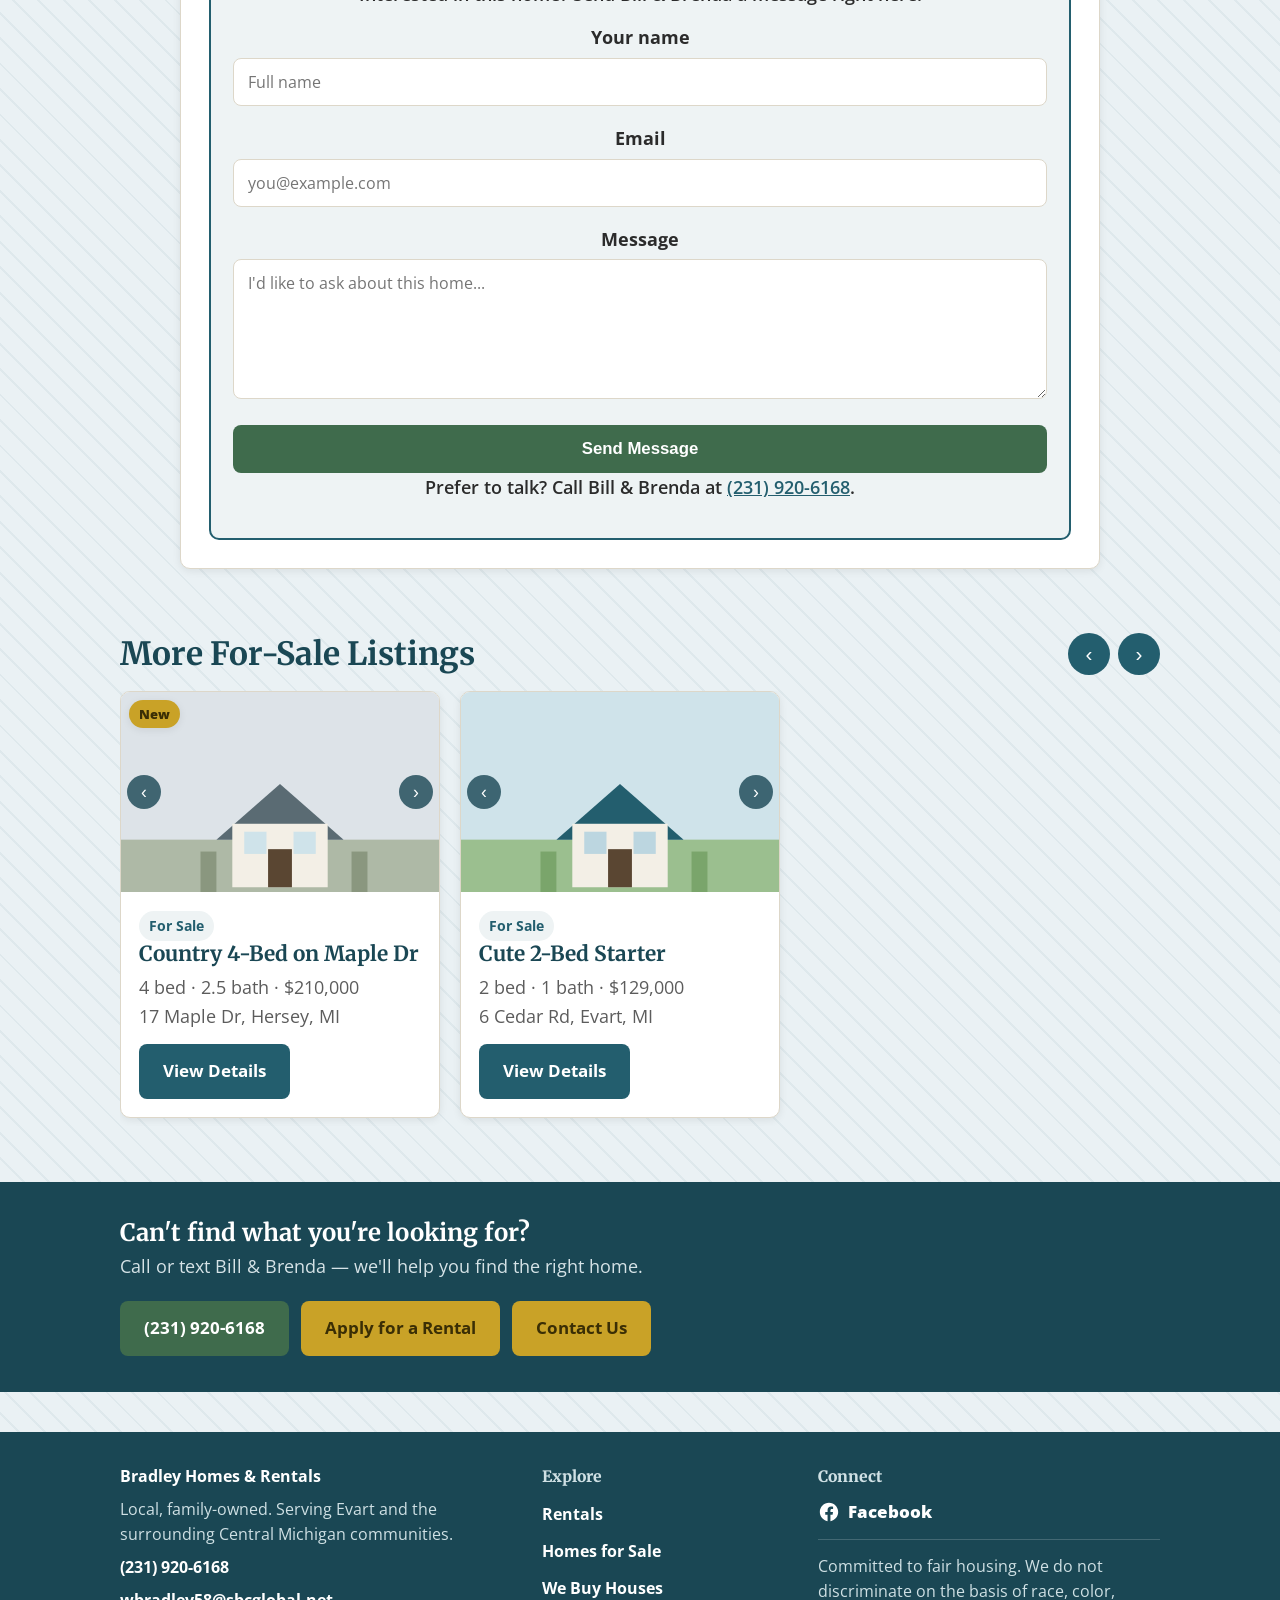
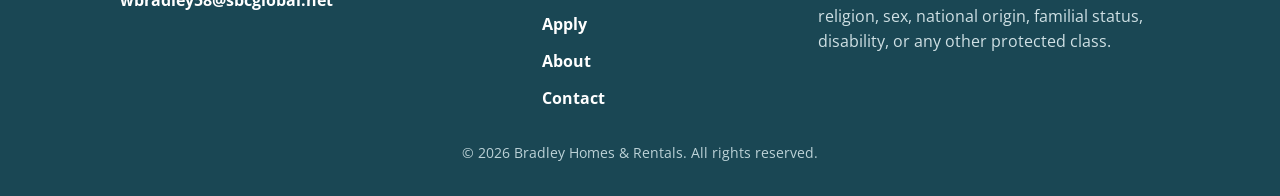
<file: listing-s1.html>
<!DOCTYPE html>
<html lang="en">
<head>
<meta charset="UTF-8">
<meta name="viewport" content="width=device-width, initial-scale=1">
<title>Move-In Ready 3-Bed &mdash; Bradley Homes &amp; Rentals</title>
<meta name="description" content="Move-In Ready 3-Bed in 210 Elm St, Evart, MI. $165,000.">
<link rel="preconnect" href="https://fonts.googleapis.com">
<link rel="preconnect" href="https://fonts.gstatic.com" crossorigin>
<link href="https://fonts.googleapis.com/css2?family=Merriweather:wght@400;700&family=Open+Sans:wght@400;600;700&display=swap" rel="stylesheet">
<link rel="stylesheet" href="css/styles.css">
<link rel="icon" href="assets/logo.svg">
</head>
<body class="theme-listing-sale">
<header class="site-header">
  <div class="header-inner">
    <a class="brand" href="index.html">
      <img src="assets/logo.svg" alt="Bradley Homes & Rentals logo">
      <span>Bradley Homes &amp; Rentals</span>
    </a>
    <nav class="nav-links"><a href="rentals.html">Rentals</a><a href="sale.html">Homes for Sale</a><a href="we-buy-houses.html">We Buy Houses</a><a href="apply.html">Apply</a><a href="about.html">About</a><a class="nav-contact" href="contact.html">Contact</a></nav>
    <a class="header-phone" href="tel:+12319206168">(231) 920-6168</a>
  </div>
</header>
<section class="detail-hero">
  <div class="container">
    <h1 class="detail-title">Move-In Ready 3-Bed</h1>
    <p class="detail-sub">210 Elm St, Evart, MI</p>
  </div>
  <div class="carousel">
    <button class="car-btn car-prev" aria-label="Previous photo" onclick="carGo(-1)">&#8249;</button>
    <div class="carousel-viewport">
      <div class="carousel-track" id="track">
      <div class="slide"><img src="assets/photos/property2.svg" alt="Move-In Ready 3-Bed photo 1"></div>
      <div class="slide"><img src="assets/photos/property3.svg" alt="Move-In Ready 3-Bed photo 2"></div>
      </div>
    </div>
    <button class="car-btn car-next" aria-label="Next photo" onclick="carGo(1)">&#8250;</button>
  </div>
  <div class="car-dots" id="dots"></div>
</section>
<section class="section" style="padding-top:8px;">
  <div class="detail-info">
    <span class="tag">For Sale</span>  <span class="badge-featured badge-detail">Featured</span>
    <div class="detail-specs">
      <div class="spec">$165,000<span>Price</span></div>
      <div class="spec">3<span>Bedrooms</span></div>
      <div class="spec">2<span>Bathrooms</span></div>
      <div class="spec">210 Elm St, Evart, MI<span>Location</span></div>
      <div class="spec">Now<span>Available</span></div>
    </div>
    <h3 style="margin:18px 0 8px;">Features</h3>
    <ul class="features-list"><li>New roof</li>
<li>New furnace</li>
<li>Fenced yard</li>
<li>2-car garage</li></ul>
    <div class="detail-desc-box">
      <p class="detail-desc">Well-kept home with new roof and furnace. Open living space, fenced yard, and a two-car garage. Ready for its next family.</p>
    </div>
    <h3 style="margin:22px 0 8px;">Location</h3>
    <div class="map-box">
      <iframe src="https://www.google.com/maps?q=210%20Elm%20St%2C%20Evart%2C%20MI%2C%20Evart%2C%20MI&z=13&output=embed" title="Map of Move-In Ready 3-Bed" loading="lazy" referrerpolicy="no-referrer-when-downgrade"></iframe>
      <p class="map-note"><a href="https://www.google.com/maps/search/?api=1&query=210%20Elm%20St%2C%20Evart%2C%20MI%2C%20Evart%2C%20MI" target="_blank" rel="noopener">Open in Google Maps</a></p>
    </div>
    <div class="email-box">
      <p>Interested in this home? Send Bill &amp; Brenda a message right here.</p>
      <form action="https://formspree.io/f/REPLACE_ME" method="POST" onsubmit="this.querySelector('.send-btn').textContent='Sending...';">
        <input type="hidden" name="listing" value="Move-In Ready 3-Bed - 210 Elm St, Evart, MI">
        <div class="field">
          <label for="i-name">Your name</label>
          <input id="i-name" type="text" name="name" placeholder="Full name" required>
        </div>
        <div class="field">
          <label for="i-email">Email</label>
          <input id="i-email" type="email" name="_replyto" placeholder="you@example.com" required>
        </div>
        <div class="field">
          <label for="i-msg">Message</label>
          <textarea id="i-msg" name="message" placeholder="I'd like to ask about this home..." required></textarea>
        </div>
        <button class="btn btn-block send-btn" type="submit">Send Message</button>
      </form>
      <p class="detail-call">Prefer to talk? Call Bill &amp; Brenda at <a href="tel:+12319206168">(231) 920-6168</a>.</p>
    </div>
  </div>
</section>
<section class="section" style="padding-top:8px;">
  <div class="container">
    <div class="featured-head">
      <h2 style="text-align:left;margin:0;">More For-Sale Listings</h2>
      <div class="featured-nav">
        <button class="feat-btn feat-prev" aria-label="Scroll left">&#8249;</button>
        <button class="feat-btn feat-next" aria-label="Scroll right">&#8250;</button>
      </div>
    </div>
    <div class="scroll-row related-row">
      <div class="card" data-price="210000.0" data-beds="4" data-baths="2.5">
        <div class="card-carousel">
          <span class="badge-new">New</span>
          <button class="cc-btn cc-prev" aria-label="Previous photo">&#8249;</button>
          <div class="cc-track"><div class="cc-slide"><img src="assets/photos/property3.svg" alt="Country 4-Bed on Maple Dr photo 1"></div>
<div class="cc-slide"><img src="assets/photos/property1.svg" alt="Country 4-Bed on Maple Dr photo 2"></div></div>
          <button class="cc-btn cc-next" aria-label="Next photo">&#8250;</button>
        </div>
        <div class="card-body">
          <span class="tag">For Sale</span>
          <h3>Country 4-Bed on Maple Dr</h3>
          <p class="card-meta">4 bed &middot; 2.5 bath &middot; $210,000<br>17 Maple Dr, Hersey, MI</p>
          <a class="btn btn-primary" href="listing-s2.html">View Details</a>
        </div>
      </div>
      <div class="card" data-price="129000.0" data-beds="2" data-baths="1">
        <div class="card-carousel">
          
          <button class="cc-btn cc-prev" aria-label="Previous photo">&#8249;</button>
          <div class="cc-track"><div class="cc-slide"><img src="assets/photos/property1.svg" alt="Cute 2-Bed Starter photo 1"></div>
<div class="cc-slide"><img src="assets/photos/property2.svg" alt="Cute 2-Bed Starter photo 2"></div></div>
          <button class="cc-btn cc-next" aria-label="Next photo">&#8250;</button>
        </div>
        <div class="card-body">
          <span class="tag">For Sale</span>
          <h3>Cute 2-Bed Starter</h3>
          <p class="card-meta">2 bed &middot; 1 bath &middot; $129,000<br>6 Cedar Rd, Evart, MI</p>
          <a class="btn btn-primary" href="listing-s3.html">View Details</a>
        </div>
      </div>
    </div>
  </div>
</section>

<section class="cta-strip">
  <div class="container cta-strip-inner">
    <div class="cta-strip-text">
      <h3>Can't find what you're looking for?</h3>
      <p>Call or text Bill &amp; Brenda &mdash; we'll help you find the right home.</p>
    </div>
    <div class="cta-strip-actions">
      <a class="btn btn-light" href="tel:+12319206168">(231) 920-6168</a>
      <a class="btn btn-outline-light" href="apply.html">Apply for a Rental</a>
      <a class="btn btn-outline-light" href="contact.html">Contact Us</a>
    </div>
  </div>
</section>

<footer class="site-footer">
  <div class="container footer-grid">
    <div class="footer-col footer-brand">
      <p class="footer-name"><strong>Bradley Homes &amp; Rentals</strong></p>
      <p>Local, family-owned. Serving Evart and the surrounding Central Michigan communities.</p>
      <p class="footer-phone"><a href="tel:+12319206168">(231) 920-6168</a></p>
      <p class="footer-email"><a href="mailto:wbradley58@sbcglobal.net">wbradley58@sbcglobal.net</a></p>
    </div>
    <div class="footer-col">
      <p class="footer-h">Explore</p>
      <ul class="footer-nav">
        <li><a href="rentals.html">Rentals</a></li>
        <li><a href="sale.html">Homes for Sale</a></li>
        <li><a href="we-buy-houses.html">We Buy Houses</a></li>
        <li><a href="apply.html">Apply</a></li>
        <li><a href="about.html">About</a></li>
        <li><a href="contact.html">Contact</a></li>
      </ul>
    </div>
    <div class="footer-col">
      <p class="footer-h">Connect</p>
      <p class="footer-social">
        <a href="https://facebook.com/" target="_blank" rel="noopener" class="soc-link"><svg class="soc-ico" viewBox="0 0 24 24" aria-hidden="true"><path fill="currentColor" d="M22 12.06C22 6.5 17.52 2 12 2S2 6.5 2 12.06c0 5 3.66 9.15 8.44 9.94v-7.03H7.9v-2.91h2.54V9.85c0-2.52 1.5-3.91 3.78-3.91 1.1 0 2.24.2 2.24.2v2.47h-1.26c-1.24 0-1.63.78-1.63 1.57v1.88h2.78l-.44 2.91h-2.34V22c4.78-.79 8.44-4.94 8.44-9.94Z"/></svg>Facebook</a>
      </p>
      <p class="footer-fair">Committed to fair housing. We do not discriminate on the basis of race, color, religion, sex, national origin, familial status, disability, or any other protected class.</p>
    </div>
  </div>
  <p class="footer-copy">&copy; 2026 Bradley Homes &amp; Rentals. All rights reserved.</p>
</footer>

<script>
(function(){
  var track = document.getElementById('track');
  var slides = Array.prototype.slice.call(track.children);
  var dotsWrap = document.getElementById('dots');
  var n = slides.length, idx = 0;
  slides.forEach(function(_, i){
    var d = document.createElement('button');
    d.className = 'car-dot';
    d.setAttribute('aria-label', 'Go to photo ' + (i+1));
    d.addEventListener('click', function(){ go(i); });
    dotsWrap.appendChild(d);
  });
  var dots = Array.prototype.slice.call(dotsWrap.children);
  function setActive(){
    slides.forEach(function(s, i){ s.classList.toggle('is-active', i === idx); });
    dots.forEach(function(d, i){ d.classList.toggle('is-active', i === idx); });
  }
  function go(to){
    idx = (to + n) % n;
    var slide = slides[idx];
    var offset = slide.offsetLeft - (track.parentElement.clientWidth - slide.clientWidth) / 2;
    track.style.transform = 'translateX(' + (-offset) + 'px)';
    setActive();
  }
  window.carGo = function(dir){ go(idx + dir); };
  go(0);
  window.addEventListener('resize', function(){ go(idx); });
})();
</script>
</body>
</html>
</file>
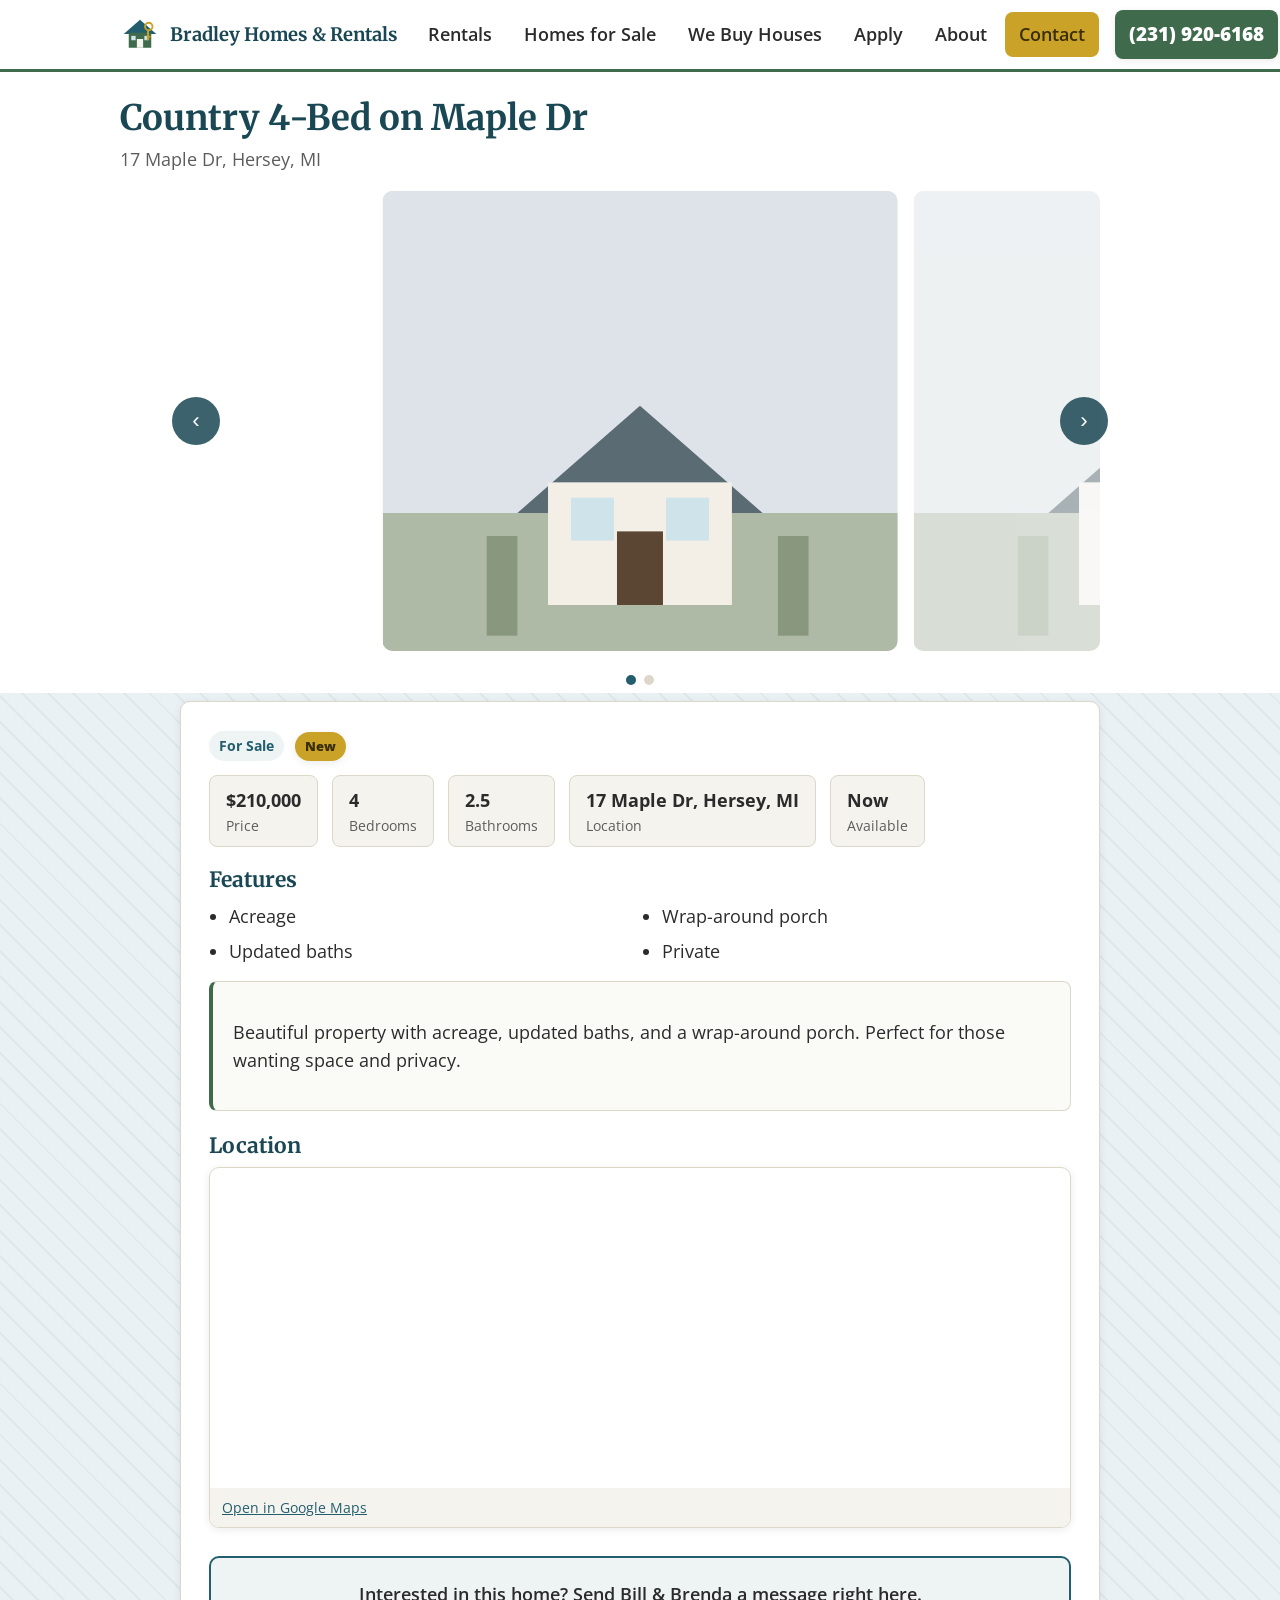
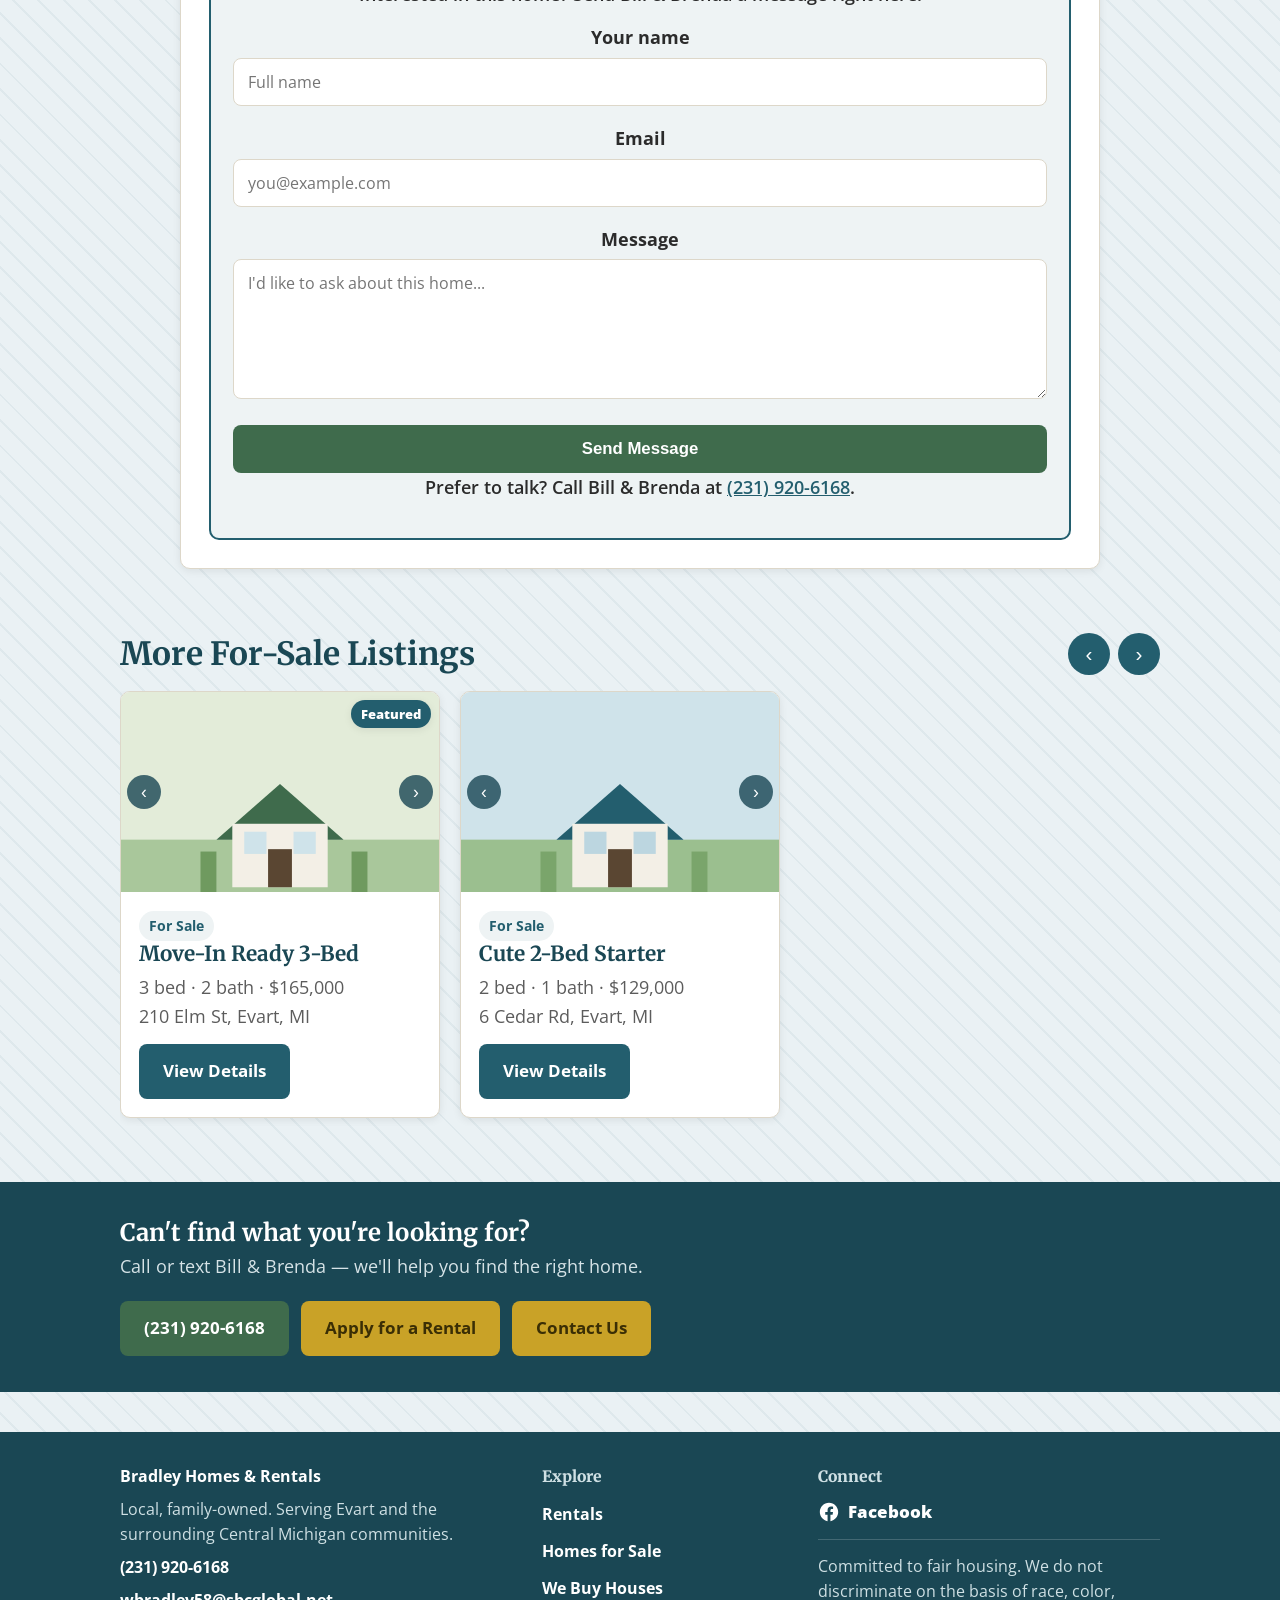
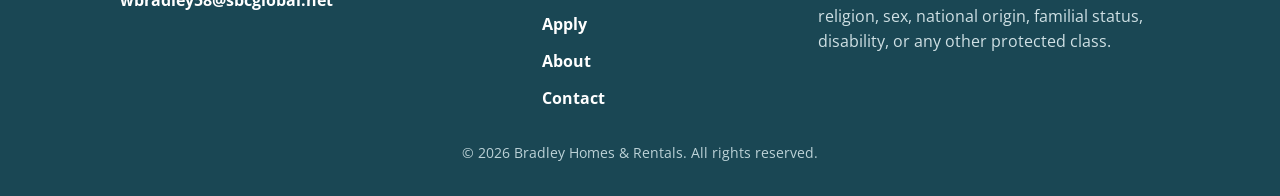
<file: listing-s2.html>
<!DOCTYPE html>
<html lang="en">
<head>
<meta charset="UTF-8">
<meta name="viewport" content="width=device-width, initial-scale=1">
<title>Country 4-Bed on Maple Dr &mdash; Bradley Homes &amp; Rentals</title>
<meta name="description" content="Country 4-Bed on Maple Dr in 17 Maple Dr, Hersey, MI. $210,000.">
<link rel="preconnect" href="https://fonts.googleapis.com">
<link rel="preconnect" href="https://fonts.gstatic.com" crossorigin>
<link href="https://fonts.googleapis.com/css2?family=Merriweather:wght@400;700&family=Open+Sans:wght@400;600;700&display=swap" rel="stylesheet">
<link rel="stylesheet" href="css/styles.css">
<link rel="icon" href="assets/logo.svg">
</head>
<body class="theme-listing-sale">
<header class="site-header">
  <div class="header-inner">
    <a class="brand" href="index.html">
      <img src="assets/logo.svg" alt="Bradley Homes & Rentals logo">
      <span>Bradley Homes &amp; Rentals</span>
    </a>
    <nav class="nav-links"><a href="rentals.html">Rentals</a><a href="sale.html">Homes for Sale</a><a href="we-buy-houses.html">We Buy Houses</a><a href="apply.html">Apply</a><a href="about.html">About</a><a class="nav-contact" href="contact.html">Contact</a></nav>
    <a class="header-phone" href="tel:+12319206168">(231) 920-6168</a>
  </div>
</header>
<section class="detail-hero">
  <div class="container">
    <h1 class="detail-title">Country 4-Bed on Maple Dr</h1>
    <p class="detail-sub">17 Maple Dr, Hersey, MI</p>
  </div>
  <div class="carousel">
    <button class="car-btn car-prev" aria-label="Previous photo" onclick="carGo(-1)">&#8249;</button>
    <div class="carousel-viewport">
      <div class="carousel-track" id="track">
      <div class="slide"><img src="assets/photos/property3.svg" alt="Country 4-Bed on Maple Dr photo 1"></div>
      <div class="slide"><img src="assets/photos/property1.svg" alt="Country 4-Bed on Maple Dr photo 2"></div>
      </div>
    </div>
    <button class="car-btn car-next" aria-label="Next photo" onclick="carGo(1)">&#8250;</button>
  </div>
  <div class="car-dots" id="dots"></div>
</section>
<section class="section" style="padding-top:8px;">
  <div class="detail-info">
    <span class="tag">For Sale</span> <span class="badge-new badge-detail">New</span> 
    <div class="detail-specs">
      <div class="spec">$210,000<span>Price</span></div>
      <div class="spec">4<span>Bedrooms</span></div>
      <div class="spec">2.5<span>Bathrooms</span></div>
      <div class="spec">17 Maple Dr, Hersey, MI<span>Location</span></div>
      <div class="spec">Now<span>Available</span></div>
    </div>
    <h3 style="margin:18px 0 8px;">Features</h3>
    <ul class="features-list"><li>Acreage</li>
<li>Updated baths</li>
<li>Wrap-around porch</li>
<li>Private</li></ul>
    <div class="detail-desc-box">
      <p class="detail-desc">Beautiful property with acreage, updated baths, and a wrap-around porch. Perfect for those wanting space and privacy.</p>
    </div>
    <h3 style="margin:22px 0 8px;">Location</h3>
    <div class="map-box">
      <iframe src="https://www.google.com/maps?q=17%20Maple%20Dr%2C%20Hersey%2C%20MI%2C%20Evart%2C%20MI&z=13&output=embed" title="Map of Country 4-Bed on Maple Dr" loading="lazy" referrerpolicy="no-referrer-when-downgrade"></iframe>
      <p class="map-note"><a href="https://www.google.com/maps/search/?api=1&query=17%20Maple%20Dr%2C%20Hersey%2C%20MI%2C%20Evart%2C%20MI" target="_blank" rel="noopener">Open in Google Maps</a></p>
    </div>
    <div class="email-box">
      <p>Interested in this home? Send Bill &amp; Brenda a message right here.</p>
      <form action="https://formspree.io/f/REPLACE_ME" method="POST" onsubmit="this.querySelector('.send-btn').textContent='Sending...';">
        <input type="hidden" name="listing" value="Country 4-Bed on Maple Dr - 17 Maple Dr, Hersey, MI">
        <div class="field">
          <label for="i-name">Your name</label>
          <input id="i-name" type="text" name="name" placeholder="Full name" required>
        </div>
        <div class="field">
          <label for="i-email">Email</label>
          <input id="i-email" type="email" name="_replyto" placeholder="you@example.com" required>
        </div>
        <div class="field">
          <label for="i-msg">Message</label>
          <textarea id="i-msg" name="message" placeholder="I'd like to ask about this home..." required></textarea>
        </div>
        <button class="btn btn-block send-btn" type="submit">Send Message</button>
      </form>
      <p class="detail-call">Prefer to talk? Call Bill &amp; Brenda at <a href="tel:+12319206168">(231) 920-6168</a>.</p>
    </div>
  </div>
</section>
<section class="section" style="padding-top:8px;">
  <div class="container">
    <div class="featured-head">
      <h2 style="text-align:left;margin:0;">More For-Sale Listings</h2>
      <div class="featured-nav">
        <button class="feat-btn feat-prev" aria-label="Scroll left">&#8249;</button>
        <button class="feat-btn feat-next" aria-label="Scroll right">&#8250;</button>
      </div>
    </div>
    <div class="scroll-row related-row">
      <div class="card card-featured" data-price="165000.0" data-beds="3" data-baths="2">
        <div class="card-carousel">
          <span class="badge-featured">Featured</span>
          <button class="cc-btn cc-prev" aria-label="Previous photo">&#8249;</button>
          <div class="cc-track"><div class="cc-slide"><img src="assets/photos/property2.svg" alt="Move-In Ready 3-Bed photo 1"></div>
<div class="cc-slide"><img src="assets/photos/property3.svg" alt="Move-In Ready 3-Bed photo 2"></div></div>
          <button class="cc-btn cc-next" aria-label="Next photo">&#8250;</button>
        </div>
        <div class="card-body">
          <span class="tag">For Sale</span>
          <h3>Move-In Ready 3-Bed</h3>
          <p class="card-meta">3 bed &middot; 2 bath &middot; $165,000<br>210 Elm St, Evart, MI</p>
          <a class="btn btn-primary" href="listing-s1.html">View Details</a>
        </div>
      </div>
      <div class="card" data-price="129000.0" data-beds="2" data-baths="1">
        <div class="card-carousel">
          
          <button class="cc-btn cc-prev" aria-label="Previous photo">&#8249;</button>
          <div class="cc-track"><div class="cc-slide"><img src="assets/photos/property1.svg" alt="Cute 2-Bed Starter photo 1"></div>
<div class="cc-slide"><img src="assets/photos/property2.svg" alt="Cute 2-Bed Starter photo 2"></div></div>
          <button class="cc-btn cc-next" aria-label="Next photo">&#8250;</button>
        </div>
        <div class="card-body">
          <span class="tag">For Sale</span>
          <h3>Cute 2-Bed Starter</h3>
          <p class="card-meta">2 bed &middot; 1 bath &middot; $129,000<br>6 Cedar Rd, Evart, MI</p>
          <a class="btn btn-primary" href="listing-s3.html">View Details</a>
        </div>
      </div>
    </div>
  </div>
</section>

<section class="cta-strip">
  <div class="container cta-strip-inner">
    <div class="cta-strip-text">
      <h3>Can't find what you're looking for?</h3>
      <p>Call or text Bill &amp; Brenda &mdash; we'll help you find the right home.</p>
    </div>
    <div class="cta-strip-actions">
      <a class="btn btn-light" href="tel:+12319206168">(231) 920-6168</a>
      <a class="btn btn-outline-light" href="apply.html">Apply for a Rental</a>
      <a class="btn btn-outline-light" href="contact.html">Contact Us</a>
    </div>
  </div>
</section>

<footer class="site-footer">
  <div class="container footer-grid">
    <div class="footer-col footer-brand">
      <p class="footer-name"><strong>Bradley Homes &amp; Rentals</strong></p>
      <p>Local, family-owned. Serving Evart and the surrounding Central Michigan communities.</p>
      <p class="footer-phone"><a href="tel:+12319206168">(231) 920-6168</a></p>
      <p class="footer-email"><a href="mailto:wbradley58@sbcglobal.net">wbradley58@sbcglobal.net</a></p>
    </div>
    <div class="footer-col">
      <p class="footer-h">Explore</p>
      <ul class="footer-nav">
        <li><a href="rentals.html">Rentals</a></li>
        <li><a href="sale.html">Homes for Sale</a></li>
        <li><a href="we-buy-houses.html">We Buy Houses</a></li>
        <li><a href="apply.html">Apply</a></li>
        <li><a href="about.html">About</a></li>
        <li><a href="contact.html">Contact</a></li>
      </ul>
    </div>
    <div class="footer-col">
      <p class="footer-h">Connect</p>
      <p class="footer-social">
        <a href="https://facebook.com/" target="_blank" rel="noopener" class="soc-link"><svg class="soc-ico" viewBox="0 0 24 24" aria-hidden="true"><path fill="currentColor" d="M22 12.06C22 6.5 17.52 2 12 2S2 6.5 2 12.06c0 5 3.66 9.15 8.44 9.94v-7.03H7.9v-2.91h2.54V9.85c0-2.52 1.5-3.91 3.78-3.91 1.1 0 2.24.2 2.24.2v2.47h-1.26c-1.24 0-1.63.78-1.63 1.57v1.88h2.78l-.44 2.91h-2.34V22c4.78-.79 8.44-4.94 8.44-9.94Z"/></svg>Facebook</a>
      </p>
      <p class="footer-fair">Committed to fair housing. We do not discriminate on the basis of race, color, religion, sex, national origin, familial status, disability, or any other protected class.</p>
    </div>
  </div>
  <p class="footer-copy">&copy; 2026 Bradley Homes &amp; Rentals. All rights reserved.</p>
</footer>

<script>
(function(){
  var track = document.getElementById('track');
  var slides = Array.prototype.slice.call(track.children);
  var dotsWrap = document.getElementById('dots');
  var n = slides.length, idx = 0;
  slides.forEach(function(_, i){
    var d = document.createElement('button');
    d.className = 'car-dot';
    d.setAttribute('aria-label', 'Go to photo ' + (i+1));
    d.addEventListener('click', function(){ go(i); });
    dotsWrap.appendChild(d);
  });
  var dots = Array.prototype.slice.call(dotsWrap.children);
  function setActive(){
    slides.forEach(function(s, i){ s.classList.toggle('is-active', i === idx); });
    dots.forEach(function(d, i){ d.classList.toggle('is-active', i === idx); });
  }
  function go(to){
    idx = (to + n) % n;
    var slide = slides[idx];
    var offset = slide.offsetLeft - (track.parentElement.clientWidth - slide.clientWidth) / 2;
    track.style.transform = 'translateX(' + (-offset) + 'px)';
    setActive();
  }
  window.carGo = function(dir){ go(idx + dir); };
  go(0);
  window.addEventListener('resize', function(){ go(idx); });
})();
</script>
</body>
</html>
</file>
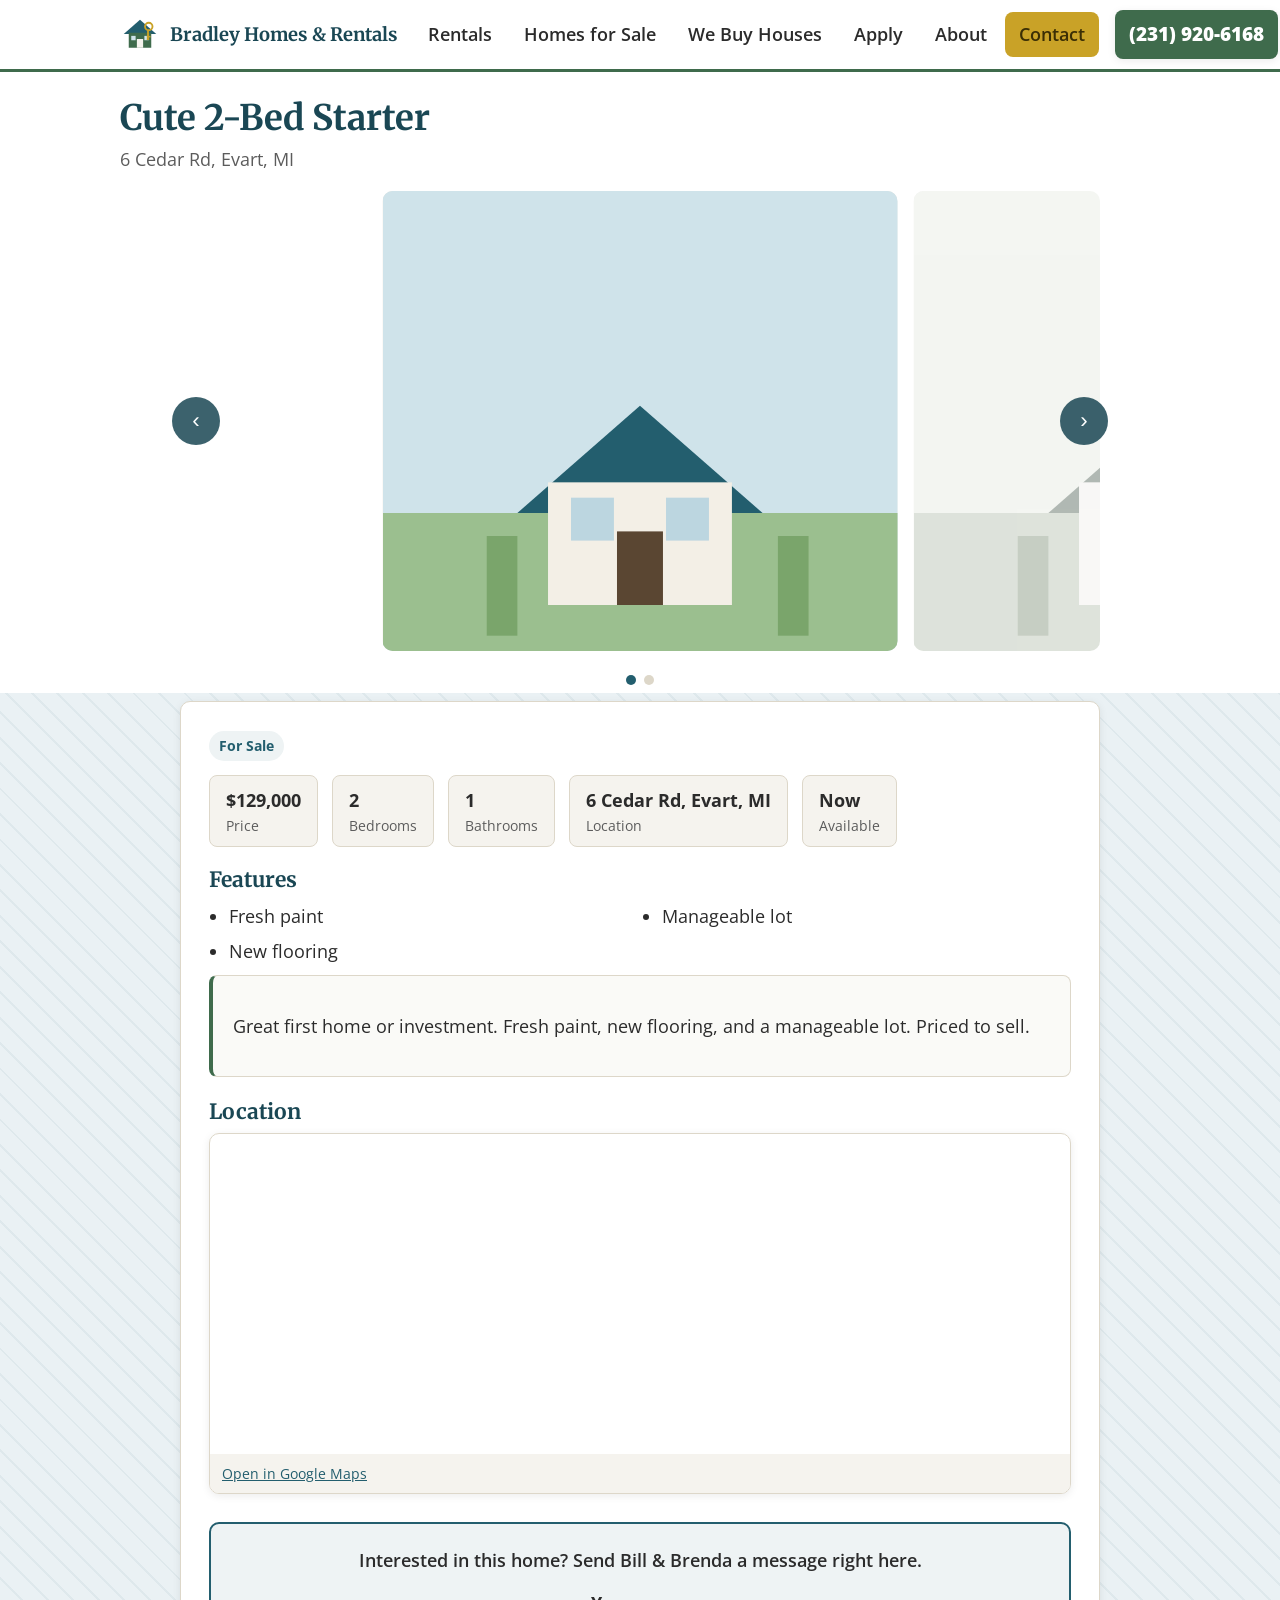
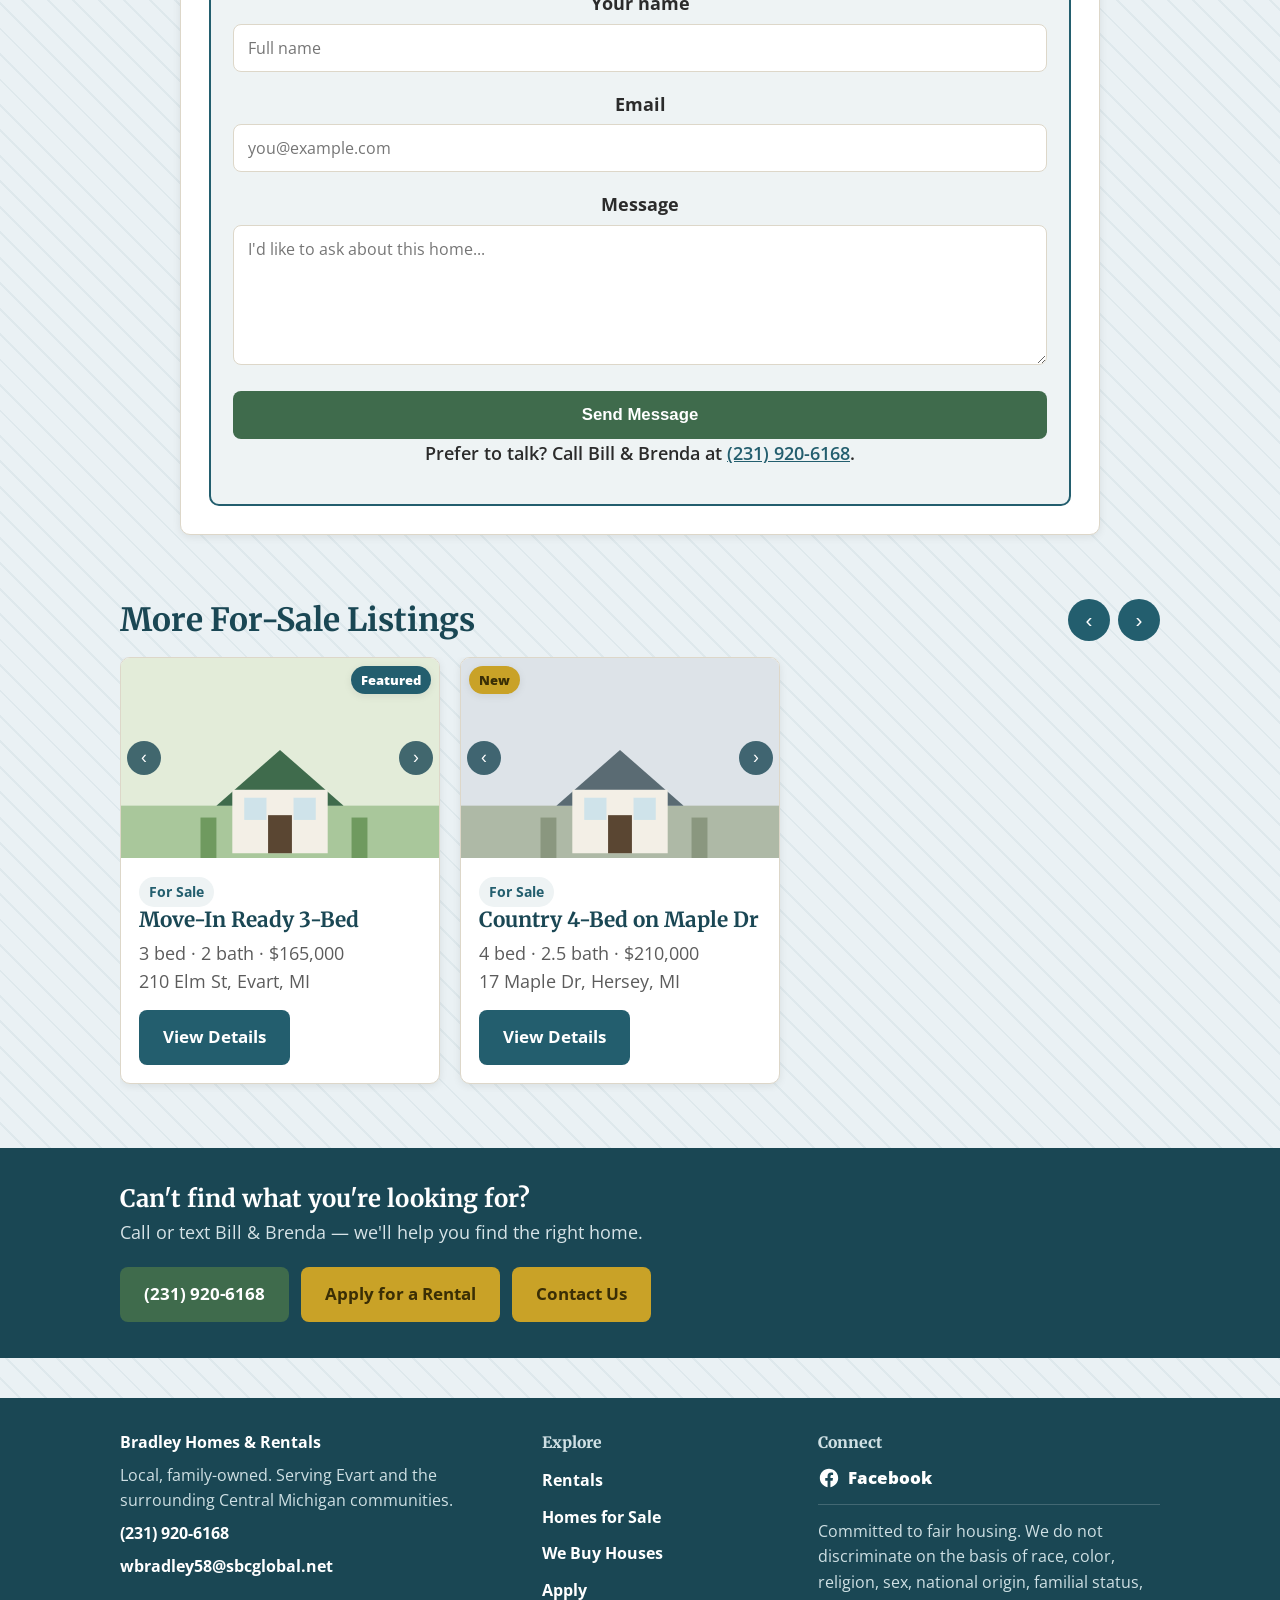
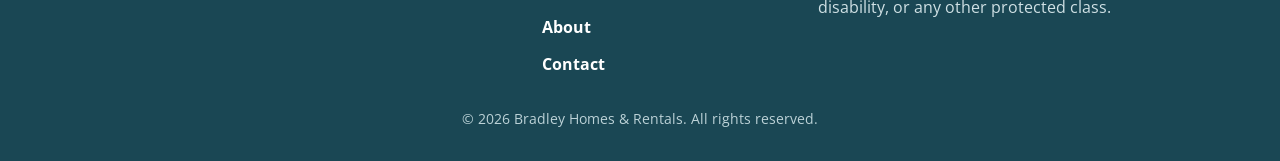
<file: listing-s3.html>
<!DOCTYPE html>
<html lang="en">
<head>
<meta charset="UTF-8">
<meta name="viewport" content="width=device-width, initial-scale=1">
<title>Cute 2-Bed Starter &mdash; Bradley Homes &amp; Rentals</title>
<meta name="description" content="Cute 2-Bed Starter in 6 Cedar Rd, Evart, MI. $129,000.">
<link rel="preconnect" href="https://fonts.googleapis.com">
<link rel="preconnect" href="https://fonts.gstatic.com" crossorigin>
<link href="https://fonts.googleapis.com/css2?family=Merriweather:wght@400;700&family=Open+Sans:wght@400;600;700&display=swap" rel="stylesheet">
<link rel="stylesheet" href="css/styles.css">
<link rel="icon" href="assets/logo.svg">
</head>
<body class="theme-listing-sale">
<header class="site-header">
  <div class="header-inner">
    <a class="brand" href="index.html">
      <img src="assets/logo.svg" alt="Bradley Homes & Rentals logo">
      <span>Bradley Homes &amp; Rentals</span>
    </a>
    <nav class="nav-links"><a href="rentals.html">Rentals</a><a href="sale.html">Homes for Sale</a><a href="we-buy-houses.html">We Buy Houses</a><a href="apply.html">Apply</a><a href="about.html">About</a><a class="nav-contact" href="contact.html">Contact</a></nav>
    <a class="header-phone" href="tel:+12319206168">(231) 920-6168</a>
  </div>
</header>
<section class="detail-hero">
  <div class="container">
    <h1 class="detail-title">Cute 2-Bed Starter</h1>
    <p class="detail-sub">6 Cedar Rd, Evart, MI</p>
  </div>
  <div class="carousel">
    <button class="car-btn car-prev" aria-label="Previous photo" onclick="carGo(-1)">&#8249;</button>
    <div class="carousel-viewport">
      <div class="carousel-track" id="track">
      <div class="slide"><img src="assets/photos/property1.svg" alt="Cute 2-Bed Starter photo 1"></div>
      <div class="slide"><img src="assets/photos/property2.svg" alt="Cute 2-Bed Starter photo 2"></div>
      </div>
    </div>
    <button class="car-btn car-next" aria-label="Next photo" onclick="carGo(1)">&#8250;</button>
  </div>
  <div class="car-dots" id="dots"></div>
</section>
<section class="section" style="padding-top:8px;">
  <div class="detail-info">
    <span class="tag">For Sale</span>  
    <div class="detail-specs">
      <div class="spec">$129,000<span>Price</span></div>
      <div class="spec">2<span>Bedrooms</span></div>
      <div class="spec">1<span>Bathrooms</span></div>
      <div class="spec">6 Cedar Rd, Evart, MI<span>Location</span></div>
      <div class="spec">Now<span>Available</span></div>
    </div>
    <h3 style="margin:18px 0 8px;">Features</h3>
    <ul class="features-list"><li>Fresh paint</li>
<li>New flooring</li>
<li>Manageable lot</li></ul>
    <div class="detail-desc-box">
      <p class="detail-desc">Great first home or investment. Fresh paint, new flooring, and a manageable lot. Priced to sell.</p>
    </div>
    <h3 style="margin:22px 0 8px;">Location</h3>
    <div class="map-box">
      <iframe src="https://www.google.com/maps?q=6%20Cedar%20Rd%2C%20Evart%2C%20MI%2C%20Evart%2C%20MI&z=13&output=embed" title="Map of Cute 2-Bed Starter" loading="lazy" referrerpolicy="no-referrer-when-downgrade"></iframe>
      <p class="map-note"><a href="https://www.google.com/maps/search/?api=1&query=6%20Cedar%20Rd%2C%20Evart%2C%20MI%2C%20Evart%2C%20MI" target="_blank" rel="noopener">Open in Google Maps</a></p>
    </div>
    <div class="email-box">
      <p>Interested in this home? Send Bill &amp; Brenda a message right here.</p>
      <form action="https://formspree.io/f/REPLACE_ME" method="POST" onsubmit="this.querySelector('.send-btn').textContent='Sending...';">
        <input type="hidden" name="listing" value="Cute 2-Bed Starter - 6 Cedar Rd, Evart, MI">
        <div class="field">
          <label for="i-name">Your name</label>
          <input id="i-name" type="text" name="name" placeholder="Full name" required>
        </div>
        <div class="field">
          <label for="i-email">Email</label>
          <input id="i-email" type="email" name="_replyto" placeholder="you@example.com" required>
        </div>
        <div class="field">
          <label for="i-msg">Message</label>
          <textarea id="i-msg" name="message" placeholder="I'd like to ask about this home..." required></textarea>
        </div>
        <button class="btn btn-block send-btn" type="submit">Send Message</button>
      </form>
      <p class="detail-call">Prefer to talk? Call Bill &amp; Brenda at <a href="tel:+12319206168">(231) 920-6168</a>.</p>
    </div>
  </div>
</section>
<section class="section" style="padding-top:8px;">
  <div class="container">
    <div class="featured-head">
      <h2 style="text-align:left;margin:0;">More For-Sale Listings</h2>
      <div class="featured-nav">
        <button class="feat-btn feat-prev" aria-label="Scroll left">&#8249;</button>
        <button class="feat-btn feat-next" aria-label="Scroll right">&#8250;</button>
      </div>
    </div>
    <div class="scroll-row related-row">
      <div class="card card-featured" data-price="165000.0" data-beds="3" data-baths="2">
        <div class="card-carousel">
          <span class="badge-featured">Featured</span>
          <button class="cc-btn cc-prev" aria-label="Previous photo">&#8249;</button>
          <div class="cc-track"><div class="cc-slide"><img src="assets/photos/property2.svg" alt="Move-In Ready 3-Bed photo 1"></div>
<div class="cc-slide"><img src="assets/photos/property3.svg" alt="Move-In Ready 3-Bed photo 2"></div></div>
          <button class="cc-btn cc-next" aria-label="Next photo">&#8250;</button>
        </div>
        <div class="card-body">
          <span class="tag">For Sale</span>
          <h3>Move-In Ready 3-Bed</h3>
          <p class="card-meta">3 bed &middot; 2 bath &middot; $165,000<br>210 Elm St, Evart, MI</p>
          <a class="btn btn-primary" href="listing-s1.html">View Details</a>
        </div>
      </div>
      <div class="card" data-price="210000.0" data-beds="4" data-baths="2.5">
        <div class="card-carousel">
          <span class="badge-new">New</span>
          <button class="cc-btn cc-prev" aria-label="Previous photo">&#8249;</button>
          <div class="cc-track"><div class="cc-slide"><img src="assets/photos/property3.svg" alt="Country 4-Bed on Maple Dr photo 1"></div>
<div class="cc-slide"><img src="assets/photos/property1.svg" alt="Country 4-Bed on Maple Dr photo 2"></div></div>
          <button class="cc-btn cc-next" aria-label="Next photo">&#8250;</button>
        </div>
        <div class="card-body">
          <span class="tag">For Sale</span>
          <h3>Country 4-Bed on Maple Dr</h3>
          <p class="card-meta">4 bed &middot; 2.5 bath &middot; $210,000<br>17 Maple Dr, Hersey, MI</p>
          <a class="btn btn-primary" href="listing-s2.html">View Details</a>
        </div>
      </div>
    </div>
  </div>
</section>

<section class="cta-strip">
  <div class="container cta-strip-inner">
    <div class="cta-strip-text">
      <h3>Can't find what you're looking for?</h3>
      <p>Call or text Bill &amp; Brenda &mdash; we'll help you find the right home.</p>
    </div>
    <div class="cta-strip-actions">
      <a class="btn btn-light" href="tel:+12319206168">(231) 920-6168</a>
      <a class="btn btn-outline-light" href="apply.html">Apply for a Rental</a>
      <a class="btn btn-outline-light" href="contact.html">Contact Us</a>
    </div>
  </div>
</section>

<footer class="site-footer">
  <div class="container footer-grid">
    <div class="footer-col footer-brand">
      <p class="footer-name"><strong>Bradley Homes &amp; Rentals</strong></p>
      <p>Local, family-owned. Serving Evart and the surrounding Central Michigan communities.</p>
      <p class="footer-phone"><a href="tel:+12319206168">(231) 920-6168</a></p>
      <p class="footer-email"><a href="mailto:wbradley58@sbcglobal.net">wbradley58@sbcglobal.net</a></p>
    </div>
    <div class="footer-col">
      <p class="footer-h">Explore</p>
      <ul class="footer-nav">
        <li><a href="rentals.html">Rentals</a></li>
        <li><a href="sale.html">Homes for Sale</a></li>
        <li><a href="we-buy-houses.html">We Buy Houses</a></li>
        <li><a href="apply.html">Apply</a></li>
        <li><a href="about.html">About</a></li>
        <li><a href="contact.html">Contact</a></li>
      </ul>
    </div>
    <div class="footer-col">
      <p class="footer-h">Connect</p>
      <p class="footer-social">
        <a href="https://facebook.com/" target="_blank" rel="noopener" class="soc-link"><svg class="soc-ico" viewBox="0 0 24 24" aria-hidden="true"><path fill="currentColor" d="M22 12.06C22 6.5 17.52 2 12 2S2 6.5 2 12.06c0 5 3.66 9.15 8.44 9.94v-7.03H7.9v-2.91h2.54V9.85c0-2.52 1.5-3.91 3.78-3.91 1.1 0 2.24.2 2.24.2v2.47h-1.26c-1.24 0-1.63.78-1.63 1.57v1.88h2.78l-.44 2.91h-2.34V22c4.78-.79 8.44-4.94 8.44-9.94Z"/></svg>Facebook</a>
      </p>
      <p class="footer-fair">Committed to fair housing. We do not discriminate on the basis of race, color, religion, sex, national origin, familial status, disability, or any other protected class.</p>
    </div>
  </div>
  <p class="footer-copy">&copy; 2026 Bradley Homes &amp; Rentals. All rights reserved.</p>
</footer>

<script>
(function(){
  var track = document.getElementById('track');
  var slides = Array.prototype.slice.call(track.children);
  var dotsWrap = document.getElementById('dots');
  var n = slides.length, idx = 0;
  slides.forEach(function(_, i){
    var d = document.createElement('button');
    d.className = 'car-dot';
    d.setAttribute('aria-label', 'Go to photo ' + (i+1));
    d.addEventListener('click', function(){ go(i); });
    dotsWrap.appendChild(d);
  });
  var dots = Array.prototype.slice.call(dotsWrap.children);
  function setActive(){
    slides.forEach(function(s, i){ s.classList.toggle('is-active', i === idx); });
    dots.forEach(function(d, i){ d.classList.toggle('is-active', i === idx); });
  }
  function go(to){
    idx = (to + n) % n;
    var slide = slides[idx];
    var offset = slide.offsetLeft - (track.parentElement.clientWidth - slide.clientWidth) / 2;
    track.style.transform = 'translateX(' + (-offset) + 'px)';
    setActive();
  }
  window.carGo = function(dir){ go(idx + dir); };
  go(0);
  window.addEventListener('resize', function(){ go(idx); });
})();
</script>
</body>
</html>
</file>
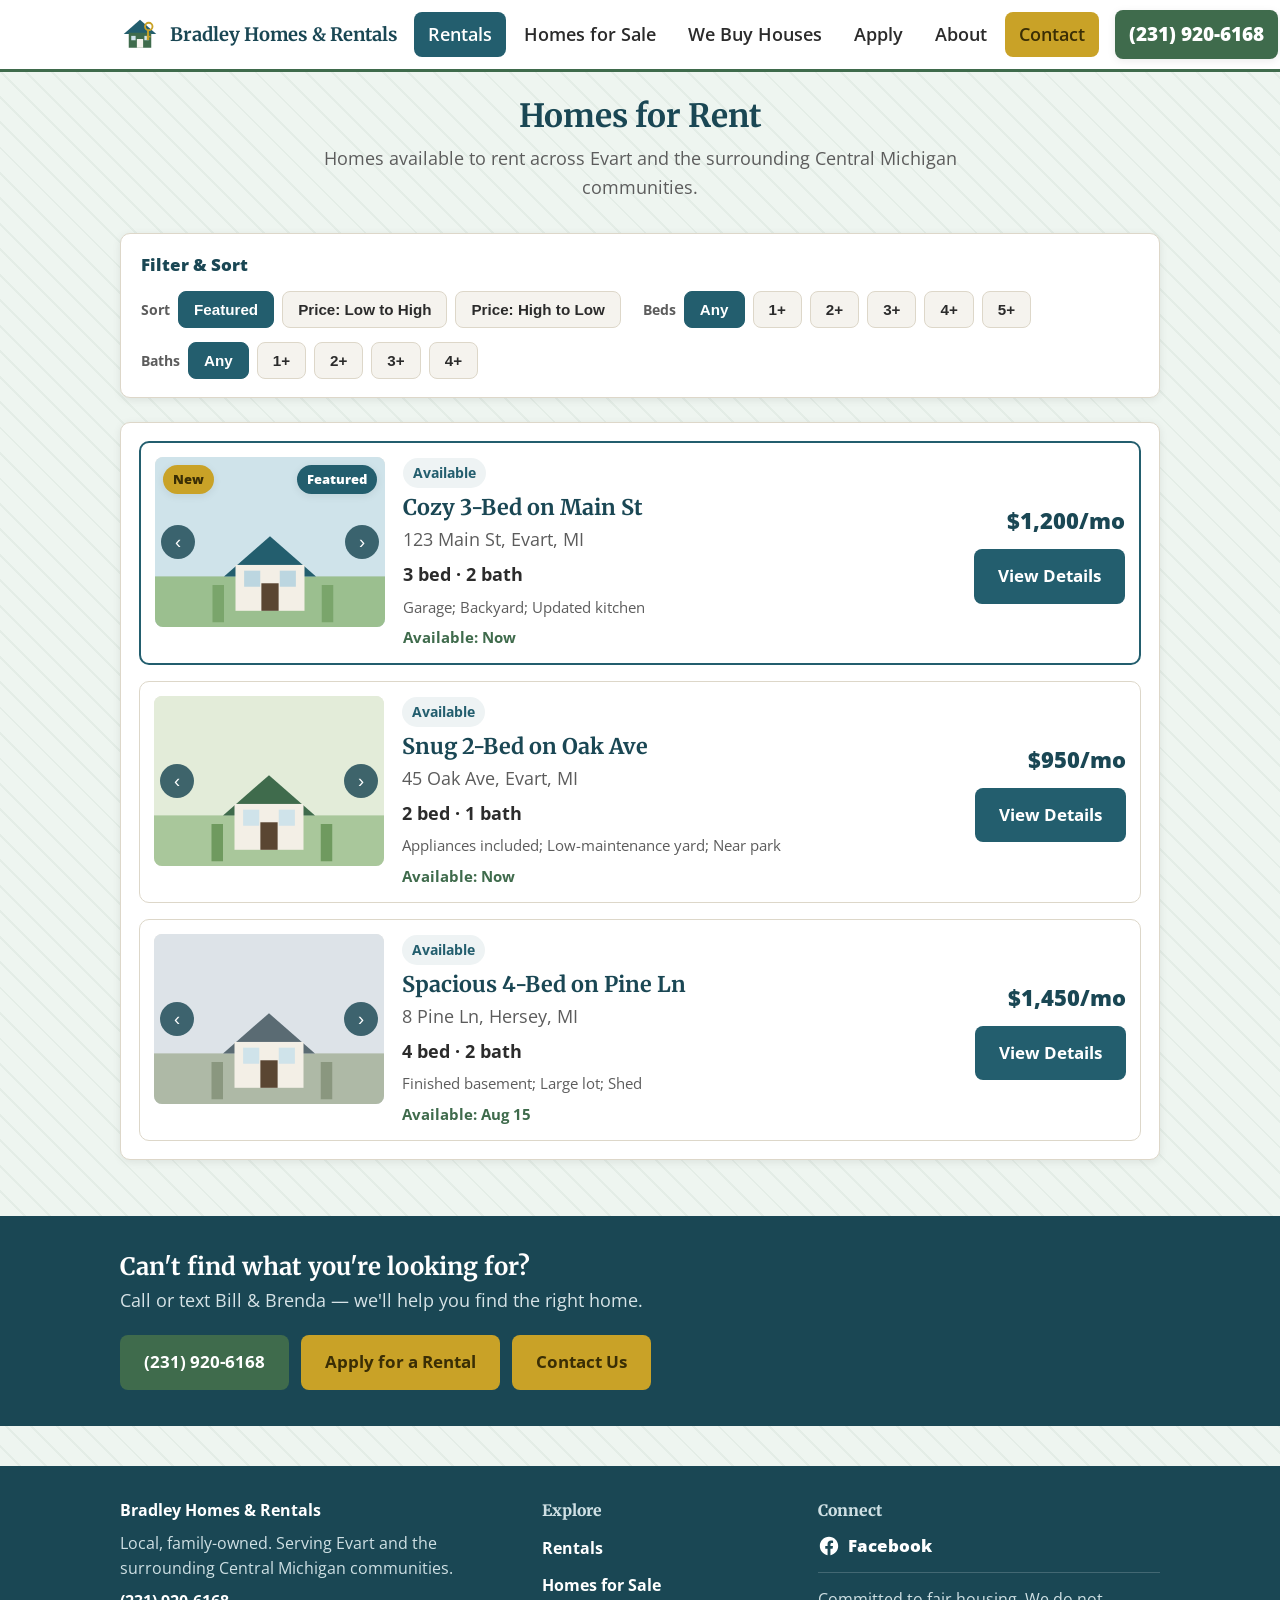
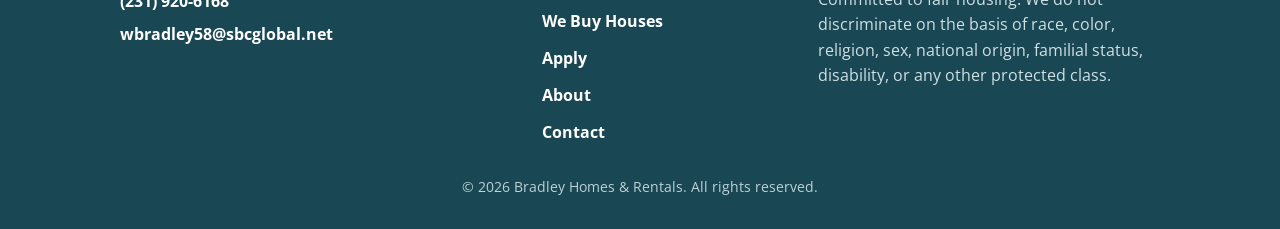
<file: rentals.html>
<!DOCTYPE html>
<html lang="en">
<head>
<meta charset="UTF-8">
<meta name="viewport" content="width=device-width, initial-scale=1">
<title>Homes for Rent &mdash; Bradley Homes &amp; Rentals</title>
<meta name="description" content="Homes available to rent across Evart and the surrounding Central Michigan communities.">
<link rel="preconnect" href="https://fonts.googleapis.com">
<link rel="preconnect" href="https://fonts.gstatic.com" crossorigin>
<link href="https://fonts.googleapis.com/css2?family=Merriweather:wght@400;700&family=Open+Sans:wght@400;600;700&display=swap" rel="stylesheet">
<link rel="stylesheet" href="css/styles.css">
<link rel="icon" href="assets/logo.svg">
</head>
<body class="theme-rentals">
<header class="site-header">
  <div class="header-inner">
    <a class="brand" href="index.html">
      <img src="assets/logo.svg" alt="Bradley Homes & Rentals logo">
      <span>Bradley Homes &amp; Rentals</span>
    </a>
    <nav class="nav-links"><a class="nav-active" href="rentals.html">Rentals</a><a href="sale.html">Homes for Sale</a><a href="we-buy-houses.html">We Buy Houses</a><a href="apply.html">Apply</a><a href="about.html">About</a><a class="nav-contact" href="contact.html">Contact</a></nav>
    <a class="header-phone" href="tel:+12319206168">(231) 920-6168</a>
  </div>
</header>
<section class="section" style="padding-top:24px;">
  <div class="container">
    <h2>Homes for Rent</h2>
    <p class="lead">Homes available to rent across Evart and the surrounding Central Michigan communities.</p>
    <div class="filter-panel">
      <span class="filter-panel-title">Filter &amp; Sort</span>
      <div class="filter-bar">
        <div class="filter-group">
          <span class="filter-label">Sort</span>
          <button class="filter-pill is-active" data-sort="featured">Featured</button>
          <button class="filter-pill" data-sort="price-asc">Price: Low to High</button>
          <button class="filter-pill" data-sort="price-desc">Price: High to Low</button>
        </div>
        <div class="filter-group">
          <span class="filter-label">Beds</span>
          <button class="filter-pill is-active" data-beds="any">Any</button>
          <button class="filter-pill" data-beds="1">1+</button>
          <button class="filter-pill" data-beds="2">2+</button>
          <button class="filter-pill" data-beds="3">3+</button>
          <button class="filter-pill" data-beds="4">4+</button>
          <button class="filter-pill" data-beds="5">5+</button>
        </div>
        <div class="filter-group">
          <span class="filter-label">Baths</span>
          <button class="filter-pill is-active" data-baths="any">Any</button>
          <button class="filter-pill" data-baths="1">1+</button>
          <button class="filter-pill" data-baths="2">2+</button>
          <button class="filter-pill" data-baths="3">3+</button>
          <button class="filter-pill" data-baths="4">4+</button>
        </div>
      </div>
    </div>
    <div class="listing-container">
      <div class="row-cards" id="listings-grid">
      <div class="row-card card-featured" data-price="1200.0" data-beds="3" data-baths="2" data-featured="yes">
        <div class="row-photo">
          <div class="rc-carousel">
            <span class="badge-new">New</span><span class="badge-featured">Featured</span>
            <button class="rc-btn rc-prev" aria-label="Previous photo">&#8249;</button>
            <div class="rc-track"><div class="cc-slide"><img src="assets/photos/property1.svg" alt="Cozy 3-Bed on Main St photo 1"></div>
<div class="cc-slide"><img src="assets/photos/property2.svg" alt="Cozy 3-Bed on Main St photo 2"></div>
<div class="cc-slide"><img src="assets/photos/property3.svg" alt="Cozy 3-Bed on Main St photo 3"></div></div>
            <button class="rc-btn rc-next" aria-label="Next photo">&#8250;</button>
          </div>
        </div>
        <div class="row-body">
          <div class="row-main">
            <span class="tag">Available</span>
            <h3><a href="listing-r1.html">Cozy 3-Bed on Main St</a></h3>
            <p class="row-addr">123 Main St, Evart, MI</p>
            <p class="row-specs">3 bed &middot; 2 bath</p>
            <p class="row-hl">Garage; Backyard; Updated kitchen</p>
            <p class="row-meta"><span class="row-avail">Available: Now</span></p>
          </div>
          <div class="row-side">
            <p class="row-price">$1,200/mo</p>
            <a class="btn btn-primary" href="listing-r1.html">View Details</a>
          </div>
        </div>
      </div>
      <div class="row-card" data-price="950.0" data-beds="2" data-baths="1" data-featured="no">
        <div class="row-photo">
          <div class="rc-carousel">
            
            <button class="rc-btn rc-prev" aria-label="Previous photo">&#8249;</button>
            <div class="rc-track"><div class="cc-slide"><img src="assets/photos/property2.svg" alt="Snug 2-Bed on Oak Ave photo 1"></div>
<div class="cc-slide"><img src="assets/photos/property1.svg" alt="Snug 2-Bed on Oak Ave photo 2"></div></div>
            <button class="rc-btn rc-next" aria-label="Next photo">&#8250;</button>
          </div>
        </div>
        <div class="row-body">
          <div class="row-main">
            <span class="tag">Available</span>
            <h3><a href="listing-r2.html">Snug 2-Bed on Oak Ave</a></h3>
            <p class="row-addr">45 Oak Ave, Evart, MI</p>
            <p class="row-specs">2 bed &middot; 1 bath</p>
            <p class="row-hl">Appliances included; Low-maintenance yard; Near park</p>
            <p class="row-meta"><span class="row-avail">Available: Now</span></p>
          </div>
          <div class="row-side">
            <p class="row-price">$950/mo</p>
            <a class="btn btn-primary" href="listing-r2.html">View Details</a>
          </div>
        </div>
      </div>
      <div class="row-card" data-price="1450.0" data-beds="4" data-baths="2" data-featured="no">
        <div class="row-photo">
          <div class="rc-carousel">
            
            <button class="rc-btn rc-prev" aria-label="Previous photo">&#8249;</button>
            <div class="rc-track"><div class="cc-slide"><img src="assets/photos/property3.svg" alt="Spacious 4-Bed on Pine Ln photo 1"></div>
<div class="cc-slide"><img src="assets/photos/property2.svg" alt="Spacious 4-Bed on Pine Ln photo 2"></div>
<div class="cc-slide"><img src="assets/photos/property1.svg" alt="Spacious 4-Bed on Pine Ln photo 3"></div></div>
            <button class="rc-btn rc-next" aria-label="Next photo">&#8250;</button>
          </div>
        </div>
        <div class="row-body">
          <div class="row-main">
            <span class="tag">Available</span>
            <h3><a href="listing-r3.html">Spacious 4-Bed on Pine Ln</a></h3>
            <p class="row-addr">8 Pine Ln, Hersey, MI</p>
            <p class="row-specs">4 bed &middot; 2 bath</p>
            <p class="row-hl">Finished basement; Large lot; Shed</p>
            <p class="row-meta"><span class="row-avail">Available: Aug 15</span></p>
          </div>
          <div class="row-side">
            <p class="row-price">$1,450/mo</p>
            <a class="btn btn-primary" href="listing-r3.html">View Details</a>
          </div>
        </div>
      </div>
      </div>
      <p class="lead" id="no-results" style="display:none;margin-top:24px;">No listings match those filters.</p>
    </div>
  </div>
</section>

<section class="cta-strip">
  <div class="container cta-strip-inner">
    <div class="cta-strip-text">
      <h3>Can't find what you're looking for?</h3>
      <p>Call or text Bill &amp; Brenda &mdash; we'll help you find the right home.</p>
    </div>
    <div class="cta-strip-actions">
      <a class="btn btn-light" href="tel:+12319206168">(231) 920-6168</a>
      <a class="btn btn-outline-light" href="apply.html">Apply for a Rental</a>
      <a class="btn btn-outline-light" href="contact.html">Contact Us</a>
    </div>
  </div>
</section>

<footer class="site-footer">
  <div class="container footer-grid">
    <div class="footer-col footer-brand">
      <p class="footer-name"><strong>Bradley Homes &amp; Rentals</strong></p>
      <p>Local, family-owned. Serving Evart and the surrounding Central Michigan communities.</p>
      <p class="footer-phone"><a href="tel:+12319206168">(231) 920-6168</a></p>
      <p class="footer-email"><a href="mailto:wbradley58@sbcglobal.net">wbradley58@sbcglobal.net</a></p>
    </div>
    <div class="footer-col">
      <p class="footer-h">Explore</p>
      <ul class="footer-nav">
        <li><a href="rentals.html">Rentals</a></li>
        <li><a href="sale.html">Homes for Sale</a></li>
        <li><a href="we-buy-houses.html">We Buy Houses</a></li>
        <li><a href="apply.html">Apply</a></li>
        <li><a href="about.html">About</a></li>
        <li><a href="contact.html">Contact</a></li>
      </ul>
    </div>
    <div class="footer-col">
      <p class="footer-h">Connect</p>
      <p class="footer-social">
        <a href="https://facebook.com/" target="_blank" rel="noopener" class="soc-link"><svg class="soc-ico" viewBox="0 0 24 24" aria-hidden="true"><path fill="currentColor" d="M22 12.06C22 6.5 17.52 2 12 2S2 6.5 2 12.06c0 5 3.66 9.15 8.44 9.94v-7.03H7.9v-2.91h2.54V9.85c0-2.52 1.5-3.91 3.78-3.91 1.1 0 2.24.2 2.24.2v2.47h-1.26c-1.24 0-1.63.78-1.63 1.57v1.88h2.78l-.44 2.91h-2.34V22c4.78-.79 8.44-4.94 8.44-9.94Z"/></svg>Facebook</a>
      </p>
      <p class="footer-fair">Committed to fair housing. We do not discriminate on the basis of race, color, religion, sex, national origin, familial status, disability, or any other protected class.</p>
    </div>
  </div>
  <p class="footer-copy">&copy; 2026 Bradley Homes &amp; Rentals. All rights reserved.</p>
</footer>

<script>
(function(){
  document.querySelectorAll('.card-carousel').forEach(function(cc){
    var track = cc.querySelector('.cc-track');
    var slides = track.children;
    var n = slides.length, i = 0;
    function show(){ if(!slides.length) return; var w = slides[i].offsetLeft; track.style.transform = 'translateX(' + (-w) + 'px)'; }
    cc.querySelector('.cc-prev').addEventListener('click', function(){ i=(i-1+n)%n; show(); });
    cc.querySelector('.cc-next').addEventListener('click', function(){ i=(i+1+n)%n; show(); });
    show();
    window.addEventListener('resize', show);
  });
  document.querySelectorAll('.scroll-row').forEach(function(row){
    var wrap = row.closest('.container');
    var prev = wrap.querySelector('.feat-prev');
    var next = wrap.querySelector('.feat-next');
    if(prev) prev.addEventListener('click', function(){ row.scrollBy({left:-340,behavior:'smooth'}); });
    if(next) next.addEventListener('click', function(){ row.scrollBy({left:340,behavior:'smooth'}); });
  });
  var grid = document.getElementById('listings-grid');
  var pills = document.querySelectorAll('.filter-pill');
  var selBeds = 'any', selBaths = 'any', sort = 'featured';
  pills.forEach(function(p){
    p.addEventListener('click', function(){
      var group = p.dataset.beds!==undefined ? 'beds'
                : p.dataset.baths!==undefined ? 'baths' : 'sort';
      pills.forEach(function(x){
        if((group==='beds' && x.dataset.beds!==undefined) ||
           (group==='baths' && x.dataset.baths!==undefined) ||
           (group==='sort' && x.dataset.sort!==undefined)) x.classList.remove('is-active');
      });
      p.classList.add('is-active');
      if(group==='beds') selBeds = p.dataset.beds;
      if(group==='baths') selBaths = p.dataset.baths;
      if(group==='sort') sort = p.dataset.sort;
      applyFilters();
    });
  });
  function applyFilters(){
    var cards = Array.prototype.slice.call(grid.children);
    var vis = [];
    cards.forEach(function(c){
      var ok = true;
      if(selBeds!=='any' && (+c.dataset.beds) < (+selBeds)) ok = false;
      if(selBaths!=='any' && (+c.dataset.baths) < (+selBaths)) ok = false;
      c.style.display = ok ? '' : 'none';
      if(ok) vis.push(c);
    });
    vis.sort(function(a,b){
      if(sort==='featured'){
        var fa = a.dataset.featured==='yes' ? 0 : 1;
        var fb = b.dataset.featured==='yes' ? 0 : 1;
        if(fa !== fb) return fa - fb;
        return (+a.dataset.price)-(+b.dataset.price);
      }
      if(sort==='price-asc') return (+a.dataset.price)-(+b.dataset.price);
      if(sort==='price-desc') return (+b.dataset.price)-(+a.dataset.price);
      return 0;
    });
    vis.forEach(function(c){ grid.appendChild(c); });
    document.getElementById('no-results').style.display = vis.length ? 'none' : 'block';
  }
})();
</script>

<script>
(function(){
  function wireCarousel(cc){
    var track = cc.querySelector('.cc-track, .rc-track');
    if(!track) return;
    var slides = track.children;
    var n = slides.length, i = 0;
    function show(){
      if(!slides.length) return;
      var slide = slides[i];
      var w = slide.offsetLeft;
      track.style.transform = 'translateX(' + (-w) + 'px)';
    }
    cc.querySelector('.cc-prev, .rc-prev').addEventListener('click', function(e){ e.preventDefault(); i=(i-1+n)%n; show(); });
    cc.querySelector('.cc-next, .rc-next').addEventListener('click', function(e){ e.preventDefault(); i=(i+1+n)%n; show(); });
    show();
    window.addEventListener('resize', show);
  }
  document.querySelectorAll('.card-carousel, .rc-carousel').forEach(wireCarousel);
  document.querySelectorAll('.scroll-row').forEach(function(row){
    var wrap = row.closest('.container');
    var prev = wrap.querySelector('.feat-prev');
    var next = wrap.querySelector('.feat-next');
    if(prev) prev.addEventListener('click', function(){ row.scrollBy({left:-340,behavior:'smooth'}); });
    if(next) next.addEventListener('click', function(){ row.scrollBy({left:340,behavior:'smooth'}); });
  });
})();
</script>
</body>
</html>
</file>
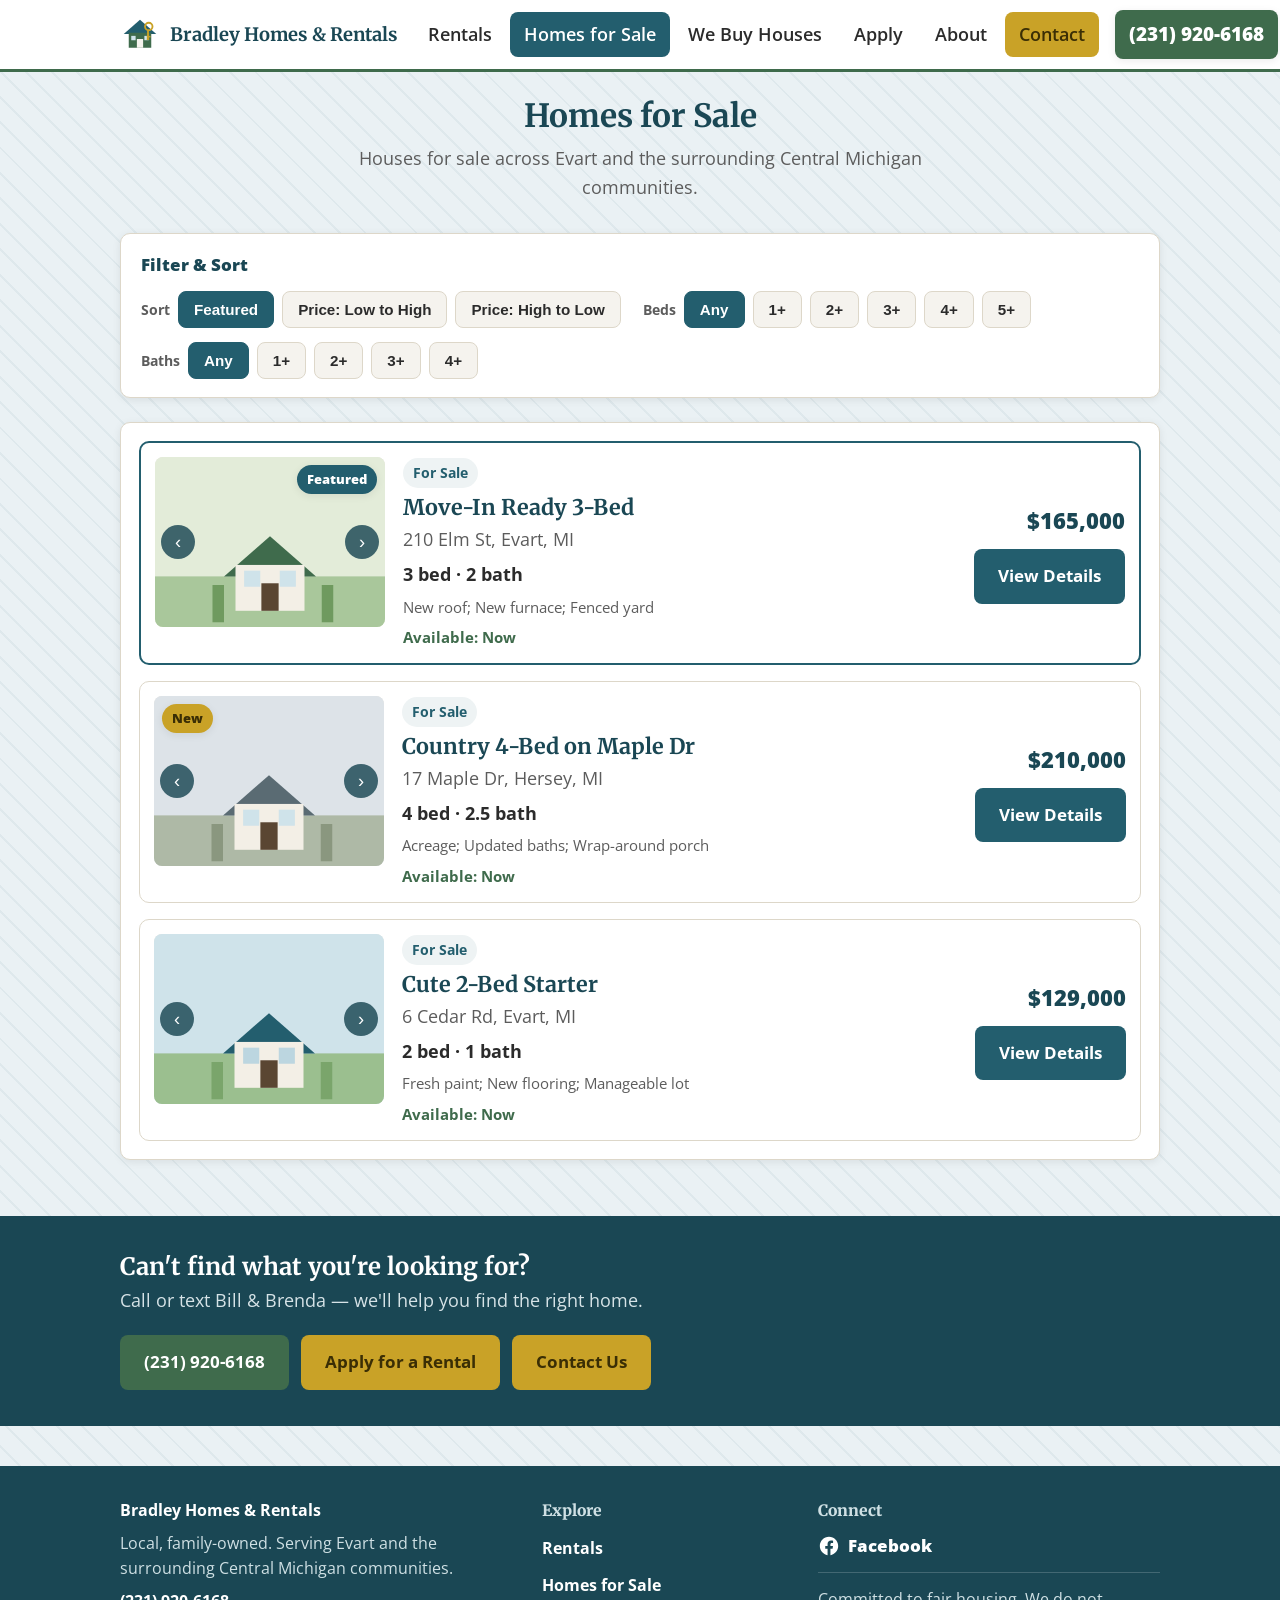
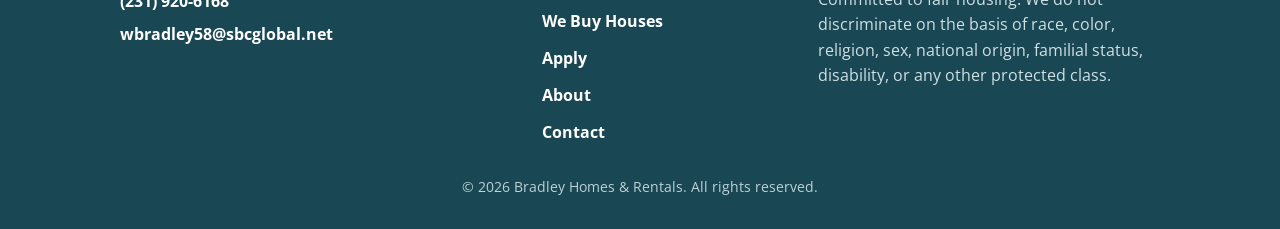
<file: sale.html>
<!DOCTYPE html>
<html lang="en">
<head>
<meta charset="UTF-8">
<meta name="viewport" content="width=device-width, initial-scale=1">
<title>Homes for Sale &mdash; Bradley Homes &amp; Rentals</title>
<meta name="description" content="Houses for sale across Evart and the surrounding Central Michigan communities.">
<link rel="preconnect" href="https://fonts.googleapis.com">
<link rel="preconnect" href="https://fonts.gstatic.com" crossorigin>
<link href="https://fonts.googleapis.com/css2?family=Merriweather:wght@400;700&family=Open+Sans:wght@400;600;700&display=swap" rel="stylesheet">
<link rel="stylesheet" href="css/styles.css">
<link rel="icon" href="assets/logo.svg">
</head>
<body class="theme-sale">
<header class="site-header">
  <div class="header-inner">
    <a class="brand" href="index.html">
      <img src="assets/logo.svg" alt="Bradley Homes & Rentals logo">
      <span>Bradley Homes &amp; Rentals</span>
    </a>
    <nav class="nav-links"><a href="rentals.html">Rentals</a><a class="nav-active" href="sale.html">Homes for Sale</a><a href="we-buy-houses.html">We Buy Houses</a><a href="apply.html">Apply</a><a href="about.html">About</a><a class="nav-contact" href="contact.html">Contact</a></nav>
    <a class="header-phone" href="tel:+12319206168">(231) 920-6168</a>
  </div>
</header>
<section class="section" style="padding-top:24px;">
  <div class="container">
    <h2>Homes for Sale</h2>
    <p class="lead">Houses for sale across Evart and the surrounding Central Michigan communities.</p>
    <div class="filter-panel">
      <span class="filter-panel-title">Filter &amp; Sort</span>
      <div class="filter-bar">
        <div class="filter-group">
          <span class="filter-label">Sort</span>
          <button class="filter-pill is-active" data-sort="featured">Featured</button>
          <button class="filter-pill" data-sort="price-asc">Price: Low to High</button>
          <button class="filter-pill" data-sort="price-desc">Price: High to Low</button>
        </div>
        <div class="filter-group">
          <span class="filter-label">Beds</span>
          <button class="filter-pill is-active" data-beds="any">Any</button>
          <button class="filter-pill" data-beds="1">1+</button>
          <button class="filter-pill" data-beds="2">2+</button>
          <button class="filter-pill" data-beds="3">3+</button>
          <button class="filter-pill" data-beds="4">4+</button>
          <button class="filter-pill" data-beds="5">5+</button>
        </div>
        <div class="filter-group">
          <span class="filter-label">Baths</span>
          <button class="filter-pill is-active" data-baths="any">Any</button>
          <button class="filter-pill" data-baths="1">1+</button>
          <button class="filter-pill" data-baths="2">2+</button>
          <button class="filter-pill" data-baths="3">3+</button>
          <button class="filter-pill" data-baths="4">4+</button>
        </div>
      </div>
    </div>
    <div class="listing-container">
      <div class="row-cards" id="listings-grid">
      <div class="row-card card-featured" data-price="165000.0" data-beds="3" data-baths="2" data-featured="yes">
        <div class="row-photo">
          <div class="rc-carousel">
            <span class="badge-featured">Featured</span>
            <button class="rc-btn rc-prev" aria-label="Previous photo">&#8249;</button>
            <div class="rc-track"><div class="cc-slide"><img src="assets/photos/property2.svg" alt="Move-In Ready 3-Bed photo 1"></div>
<div class="cc-slide"><img src="assets/photos/property3.svg" alt="Move-In Ready 3-Bed photo 2"></div></div>
            <button class="rc-btn rc-next" aria-label="Next photo">&#8250;</button>
          </div>
        </div>
        <div class="row-body">
          <div class="row-main">
            <span class="tag">For Sale</span>
            <h3><a href="listing-s1.html">Move-In Ready 3-Bed</a></h3>
            <p class="row-addr">210 Elm St, Evart, MI</p>
            <p class="row-specs">3 bed &middot; 2 bath</p>
            <p class="row-hl">New roof; New furnace; Fenced yard</p>
            <p class="row-meta"><span class="row-avail">Available: Now</span></p>
          </div>
          <div class="row-side">
            <p class="row-price">$165,000</p>
            <a class="btn btn-primary" href="listing-s1.html">View Details</a>
          </div>
        </div>
      </div>
      <div class="row-card" data-price="210000.0" data-beds="4" data-baths="2.5" data-featured="no">
        <div class="row-photo">
          <div class="rc-carousel">
            <span class="badge-new">New</span>
            <button class="rc-btn rc-prev" aria-label="Previous photo">&#8249;</button>
            <div class="rc-track"><div class="cc-slide"><img src="assets/photos/property3.svg" alt="Country 4-Bed on Maple Dr photo 1"></div>
<div class="cc-slide"><img src="assets/photos/property1.svg" alt="Country 4-Bed on Maple Dr photo 2"></div></div>
            <button class="rc-btn rc-next" aria-label="Next photo">&#8250;</button>
          </div>
        </div>
        <div class="row-body">
          <div class="row-main">
            <span class="tag">For Sale</span>
            <h3><a href="listing-s2.html">Country 4-Bed on Maple Dr</a></h3>
            <p class="row-addr">17 Maple Dr, Hersey, MI</p>
            <p class="row-specs">4 bed &middot; 2.5 bath</p>
            <p class="row-hl">Acreage; Updated baths; Wrap-around porch</p>
            <p class="row-meta"><span class="row-avail">Available: Now</span></p>
          </div>
          <div class="row-side">
            <p class="row-price">$210,000</p>
            <a class="btn btn-primary" href="listing-s2.html">View Details</a>
          </div>
        </div>
      </div>
      <div class="row-card" data-price="129000.0" data-beds="2" data-baths="1" data-featured="no">
        <div class="row-photo">
          <div class="rc-carousel">
            
            <button class="rc-btn rc-prev" aria-label="Previous photo">&#8249;</button>
            <div class="rc-track"><div class="cc-slide"><img src="assets/photos/property1.svg" alt="Cute 2-Bed Starter photo 1"></div>
<div class="cc-slide"><img src="assets/photos/property2.svg" alt="Cute 2-Bed Starter photo 2"></div></div>
            <button class="rc-btn rc-next" aria-label="Next photo">&#8250;</button>
          </div>
        </div>
        <div class="row-body">
          <div class="row-main">
            <span class="tag">For Sale</span>
            <h3><a href="listing-s3.html">Cute 2-Bed Starter</a></h3>
            <p class="row-addr">6 Cedar Rd, Evart, MI</p>
            <p class="row-specs">2 bed &middot; 1 bath</p>
            <p class="row-hl">Fresh paint; New flooring; Manageable lot</p>
            <p class="row-meta"><span class="row-avail">Available: Now</span></p>
          </div>
          <div class="row-side">
            <p class="row-price">$129,000</p>
            <a class="btn btn-primary" href="listing-s3.html">View Details</a>
          </div>
        </div>
      </div>
      </div>
      <p class="lead" id="no-results" style="display:none;margin-top:24px;">No listings match those filters.</p>
    </div>
  </div>
</section>

<section class="cta-strip">
  <div class="container cta-strip-inner">
    <div class="cta-strip-text">
      <h3>Can't find what you're looking for?</h3>
      <p>Call or text Bill &amp; Brenda &mdash; we'll help you find the right home.</p>
    </div>
    <div class="cta-strip-actions">
      <a class="btn btn-light" href="tel:+12319206168">(231) 920-6168</a>
      <a class="btn btn-outline-light" href="apply.html">Apply for a Rental</a>
      <a class="btn btn-outline-light" href="contact.html">Contact Us</a>
    </div>
  </div>
</section>

<footer class="site-footer">
  <div class="container footer-grid">
    <div class="footer-col footer-brand">
      <p class="footer-name"><strong>Bradley Homes &amp; Rentals</strong></p>
      <p>Local, family-owned. Serving Evart and the surrounding Central Michigan communities.</p>
      <p class="footer-phone"><a href="tel:+12319206168">(231) 920-6168</a></p>
      <p class="footer-email"><a href="mailto:wbradley58@sbcglobal.net">wbradley58@sbcglobal.net</a></p>
    </div>
    <div class="footer-col">
      <p class="footer-h">Explore</p>
      <ul class="footer-nav">
        <li><a href="rentals.html">Rentals</a></li>
        <li><a href="sale.html">Homes for Sale</a></li>
        <li><a href="we-buy-houses.html">We Buy Houses</a></li>
        <li><a href="apply.html">Apply</a></li>
        <li><a href="about.html">About</a></li>
        <li><a href="contact.html">Contact</a></li>
      </ul>
    </div>
    <div class="footer-col">
      <p class="footer-h">Connect</p>
      <p class="footer-social">
        <a href="https://facebook.com/" target="_blank" rel="noopener" class="soc-link"><svg class="soc-ico" viewBox="0 0 24 24" aria-hidden="true"><path fill="currentColor" d="M22 12.06C22 6.5 17.52 2 12 2S2 6.5 2 12.06c0 5 3.66 9.15 8.44 9.94v-7.03H7.9v-2.91h2.54V9.85c0-2.52 1.5-3.91 3.78-3.91 1.1 0 2.24.2 2.24.2v2.47h-1.26c-1.24 0-1.63.78-1.63 1.57v1.88h2.78l-.44 2.91h-2.34V22c4.78-.79 8.44-4.94 8.44-9.94Z"/></svg>Facebook</a>
      </p>
      <p class="footer-fair">Committed to fair housing. We do not discriminate on the basis of race, color, religion, sex, national origin, familial status, disability, or any other protected class.</p>
    </div>
  </div>
  <p class="footer-copy">&copy; 2026 Bradley Homes &amp; Rentals. All rights reserved.</p>
</footer>

<script>
(function(){
  document.querySelectorAll('.card-carousel').forEach(function(cc){
    var track = cc.querySelector('.cc-track');
    var slides = track.children;
    var n = slides.length, i = 0;
    function show(){ if(!slides.length) return; var w = slides[i].offsetLeft; track.style.transform = 'translateX(' + (-w) + 'px)'; }
    cc.querySelector('.cc-prev').addEventListener('click', function(){ i=(i-1+n)%n; show(); });
    cc.querySelector('.cc-next').addEventListener('click', function(){ i=(i+1+n)%n; show(); });
    show();
    window.addEventListener('resize', show);
  });
  document.querySelectorAll('.scroll-row').forEach(function(row){
    var wrap = row.closest('.container');
    var prev = wrap.querySelector('.feat-prev');
    var next = wrap.querySelector('.feat-next');
    if(prev) prev.addEventListener('click', function(){ row.scrollBy({left:-340,behavior:'smooth'}); });
    if(next) next.addEventListener('click', function(){ row.scrollBy({left:340,behavior:'smooth'}); });
  });
  var grid = document.getElementById('listings-grid');
  var pills = document.querySelectorAll('.filter-pill');
  var selBeds = 'any', selBaths = 'any', sort = 'featured';
  pills.forEach(function(p){
    p.addEventListener('click', function(){
      var group = p.dataset.beds!==undefined ? 'beds'
                : p.dataset.baths!==undefined ? 'baths' : 'sort';
      pills.forEach(function(x){
        if((group==='beds' && x.dataset.beds!==undefined) ||
           (group==='baths' && x.dataset.baths!==undefined) ||
           (group==='sort' && x.dataset.sort!==undefined)) x.classList.remove('is-active');
      });
      p.classList.add('is-active');
      if(group==='beds') selBeds = p.dataset.beds;
      if(group==='baths') selBaths = p.dataset.baths;
      if(group==='sort') sort = p.dataset.sort;
      applyFilters();
    });
  });
  function applyFilters(){
    var cards = Array.prototype.slice.call(grid.children);
    var vis = [];
    cards.forEach(function(c){
      var ok = true;
      if(selBeds!=='any' && (+c.dataset.beds) < (+selBeds)) ok = false;
      if(selBaths!=='any' && (+c.dataset.baths) < (+selBaths)) ok = false;
      c.style.display = ok ? '' : 'none';
      if(ok) vis.push(c);
    });
    vis.sort(function(a,b){
      if(sort==='featured'){
        var fa = a.dataset.featured==='yes' ? 0 : 1;
        var fb = b.dataset.featured==='yes' ? 0 : 1;
        if(fa !== fb) return fa - fb;
        return (+a.dataset.price)-(+b.dataset.price);
      }
      if(sort==='price-asc') return (+a.dataset.price)-(+b.dataset.price);
      if(sort==='price-desc') return (+b.dataset.price)-(+a.dataset.price);
      return 0;
    });
    vis.forEach(function(c){ grid.appendChild(c); });
    document.getElementById('no-results').style.display = vis.length ? 'none' : 'block';
  }
})();
</script>

<script>
(function(){
  function wireCarousel(cc){
    var track = cc.querySelector('.cc-track, .rc-track');
    if(!track) return;
    var slides = track.children;
    var n = slides.length, i = 0;
    function show(){
      if(!slides.length) return;
      var slide = slides[i];
      var w = slide.offsetLeft;
      track.style.transform = 'translateX(' + (-w) + 'px)';
    }
    cc.querySelector('.cc-prev, .rc-prev').addEventListener('click', function(e){ e.preventDefault(); i=(i-1+n)%n; show(); });
    cc.querySelector('.cc-next, .rc-next').addEventListener('click', function(e){ e.preventDefault(); i=(i+1+n)%n; show(); });
    show();
    window.addEventListener('resize', show);
  }
  document.querySelectorAll('.card-carousel, .rc-carousel').forEach(wireCarousel);
  document.querySelectorAll('.scroll-row').forEach(function(row){
    var wrap = row.closest('.container');
    var prev = wrap.querySelector('.feat-prev');
    var next = wrap.querySelector('.feat-next');
    if(prev) prev.addEventListener('click', function(){ row.scrollBy({left:-340,behavior:'smooth'}); });
    if(next) next.addEventListener('click', function(){ row.scrollBy({left:340,behavior:'smooth'}); });
  });
})();
</script>
</body>
</html>
</file>
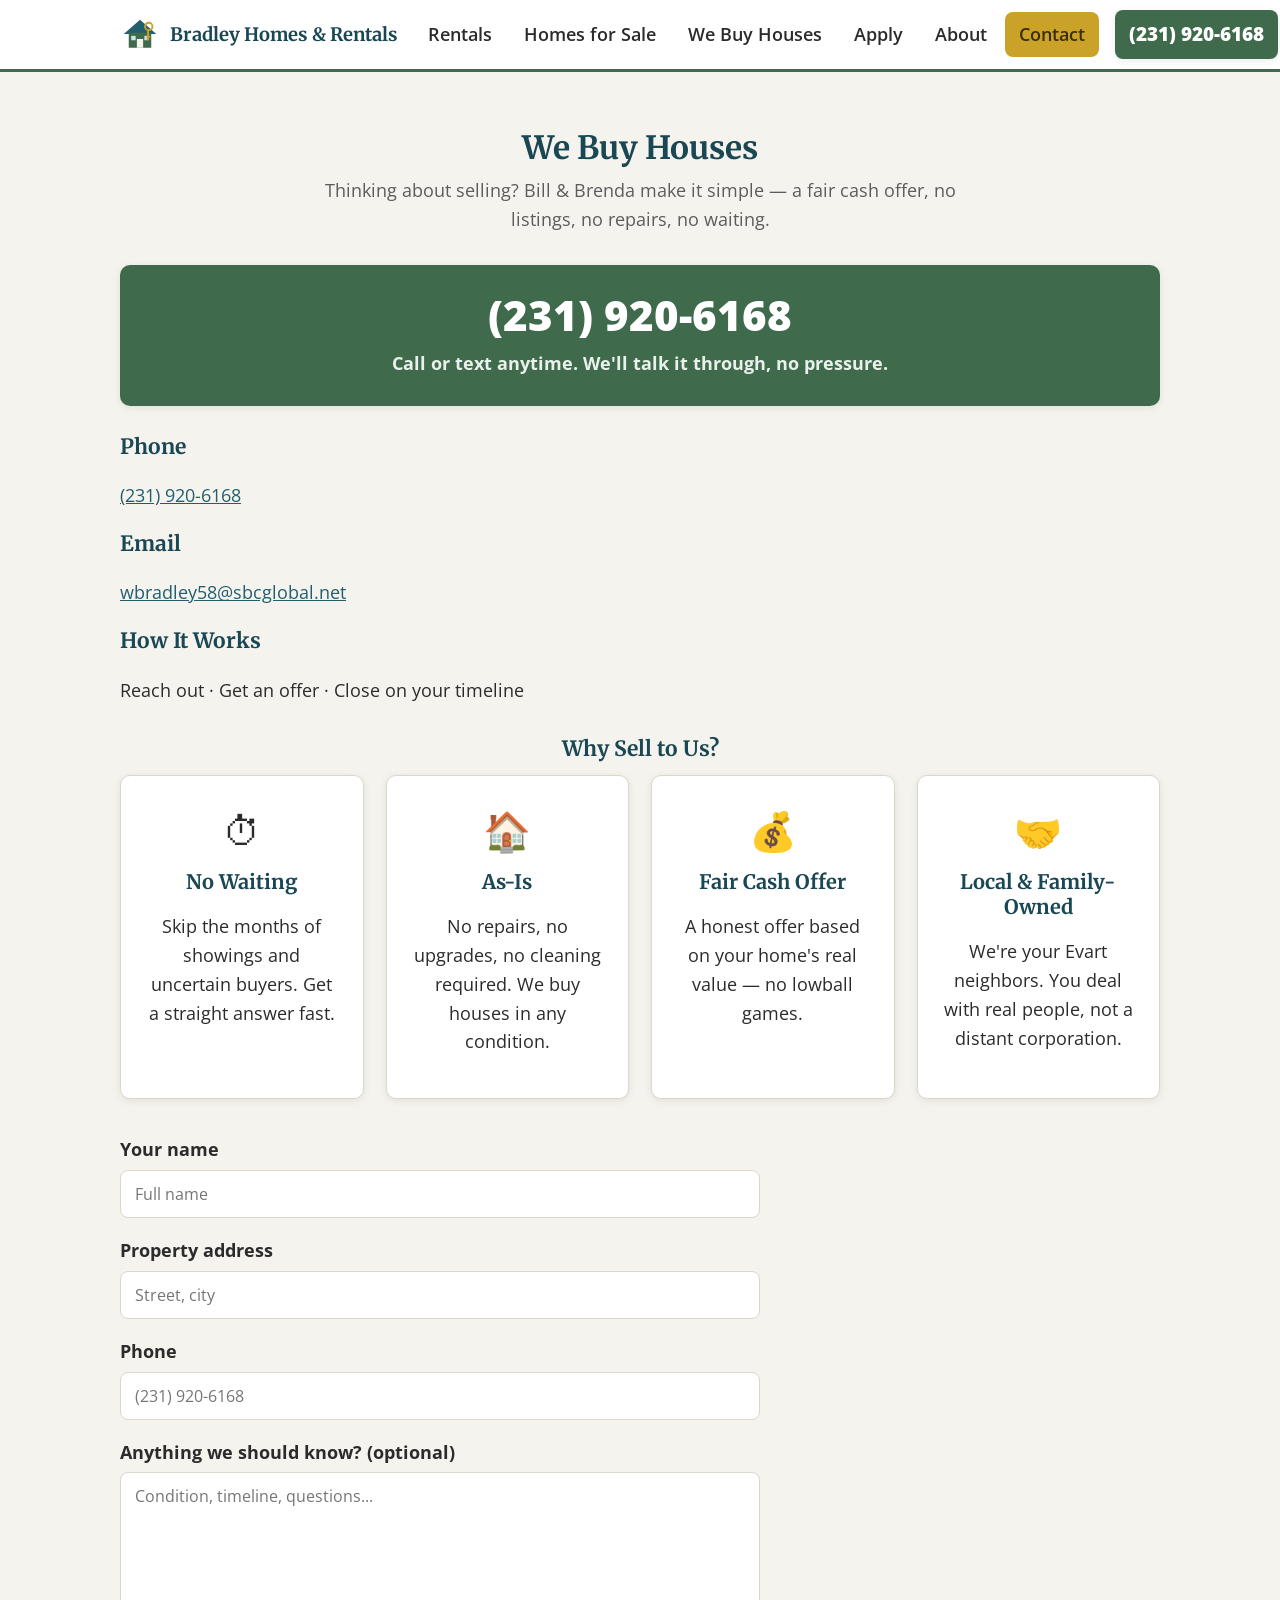
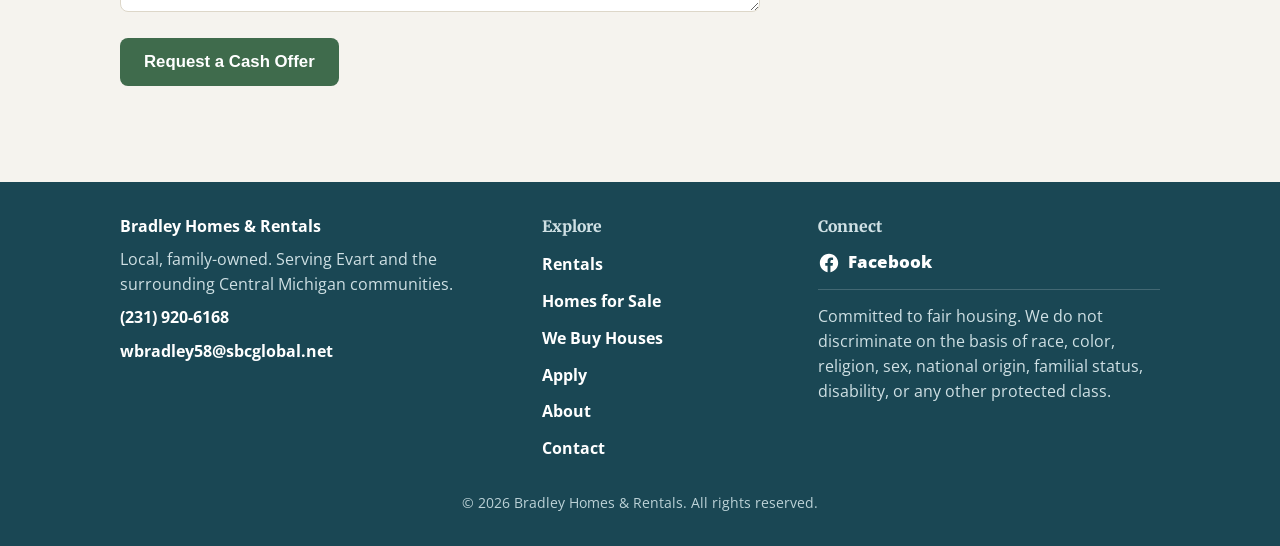
<file: we-buy-houses.html>
<!DOCTYPE html>
<html lang="en">
<head>
<meta charset="UTF-8">
<meta name="viewport" content="width=device-width, initial-scale=1">
<title>We Buy Houses — Bradley Homes &amp; Rentals</title>
<meta name="description" content="We buy houses in Evart and surrounding Central Michigan. Get a fair, no-pressure cash offer from Bill & Brenda Bradley.">
<link rel="preconnect" href="https://fonts.googleapis.com">
<link rel="preconnect" href="https://fonts.gstatic.com" crossorigin>
<link href="https://fonts.googleapis.com/css2?family=Merriweather:wght@400;700&family=Open+Sans:wght@400;600;700&display=swap" rel="stylesheet">
<link rel="stylesheet" href="css/styles.css">
<link rel="icon" href="assets/logo.svg">
</head>
<body class="theme-buy">
<header class="site-header">
  <div class="header-inner">
    <a class="brand" href="index.html">
      <img src="assets/logo.svg" alt="Bradley Homes & Rentals logo">
      <span>Bradley Homes &amp; Rentals</span>
    </a>
    <nav class="nav-links">
      <a href="rentals.html">Rentals</a>
      <a href="sale.html">Homes for Sale</a>
      <a href="we-buy-houses.html">We Buy Houses</a>
      <a href="apply.html">Apply</a>
      <a href="about.html">About</a>
      <a class="nav-contact" href="contact.html">Contact</a>
    </nav>
    <a class="header-phone" href="tel:+12319206168">(231) 920-6168</a>
  </div>
</header>

<section class="section">
  <div class="container">
    <h2>We Buy Houses</h2>
    <p class="lead">Thinking about selling? Bill &amp; Brenda make it simple &mdash; a fair cash offer, no listings, no repairs, no waiting.</p>

    <div class="contact-phone-big">
      <a href="tel:+12319206168">(231) 920-6168</a>
      <p class="contact-response">Call or text anytime. We'll talk it through, no pressure.</p>
    </div>

    <div class="info-grid" style="margin-bottom:32px;">
      <div class="info-box">
        <h3>Phone</h3>
        <p><a href="tel:+12319206168">(231) 920-6168</a></p>
      </div>
      <div class="info-box">
        <h3>Email</h3>
        <p><a href="mailto:wbradley58@sbcglobal.net">wbradley58@sbcglobal.net</a></p>
      </div>
      <div class="info-box">
        <h3>How It Works</h3>
        <p>Reach out &middot; Get an offer &middot; Close on your timeline</p>
      </div>
    </div>

    <h3 style="text-align:center;margin-bottom:12px;">Why Sell to Us?</h3>
    <div class="why-grid" style="margin-bottom:36px;">
      <div class="why-item">
        <span class="why-icon">&#9201;</span>
        <h3>No Waiting</h3>
        <p>Skip the months of showings and uncertain buyers. Get a straight answer fast.</p>
      </div>
      <div class="why-item">
        <span class="why-icon">&#127968;</span>
        <h3>As-Is</h3>
        <p>No repairs, no upgrades, no cleaning required. We buy houses in any condition.</p>
      </div>
      <div class="why-item">
        <span class="why-icon">&#128176;</span>
        <h3>Fair Cash Offer</h3>
        <p>A honest offer based on your home's real value &mdash; no lowball games.</p>
      </div>
      <div class="why-item">
        <span class="why-icon">&#129309;</span>
        <h3>Local &amp; Family-Owned</h3>
        <p>We're your Evart neighbors. You deal with real people, not a distant corporation.</p>
      </div>
    </div>

    <form onsubmit="event.preventDefault();alert('Demo only — this form will connect to email when the site launches.');" style="max-width:640px;">
      <div class="field">
        <label for="b-name">Your name</label>
        <input id="b-name" type="text" placeholder="Full name">
      </div>
      <div class="field">
        <label for="b-address">Property address</label>
        <input id="b-address" type="text" placeholder="Street, city">
      </div>
      <div class="field">
        <label for="b-phone">Phone</label>
        <input id="b-phone" type="text" placeholder="(231) 920-6168">
      </div>
      <div class="field">
        <label for="b-msg">Anything we should know? (optional)</label>
        <textarea id="b-msg" placeholder="Condition, timeline, questions..."></textarea>
      </div>
      <button class="btn" type="submit">Request a Cash Offer</button>
    </form>
  </div>
</section>

<footer class="site-footer">
  <div class="container footer-grid">
    <div class="footer-col footer-brand">
      <p class="footer-name"><strong>Bradley Homes &amp; Rentals</strong></p>
      <p>Local, family-owned. Serving Evart and the surrounding Central Michigan communities.</p>
      <p class="footer-phone"><a href="tel:+12319206168">(231) 920-6168</a></p>
      <p class="footer-email"><a href="mailto:wbradley58@sbcglobal.net">wbradley58@sbcglobal.net</a></p>
    </div>
    <div class="footer-col">
      <p class="footer-h">Explore</p>
      <ul class="footer-nav">
        <li><a href="rentals.html">Rentals</a></li>
        <li><a href="sale.html">Homes for Sale</a></li>
        <li><a href="we-buy-houses.html">We Buy Houses</a></li>
        <li><a href="apply.html">Apply</a></li>
        <li><a href="about.html">About</a></li>
        <li><a href="contact.html">Contact</a></li>
      </ul>
    </div>
    <div class="footer-col">
      <p class="footer-h">Connect</p>
      <p class="footer-social">
        <a href="https://facebook.com/" target="_blank" rel="noopener" class="soc-link"><svg class="soc-ico" viewBox="0 0 24 24" aria-hidden="true"><path fill="currentColor" d="M22 12.06C22 6.5 17.52 2 12 2S2 6.5 2 12.06c0 5 3.66 9.15 8.44 9.94v-7.03H7.9v-2.91h2.54V9.85c0-2.52 1.5-3.91 3.78-3.91 1.1 0 2.24.2 2.24.2v2.47h-1.26c-1.24 0-1.63.78-1.63 1.57v1.88h2.78l-.44 2.91h-2.34V22c4.78-.79 8.44-4.94 8.44-9.94Z"/></svg>Facebook</a>
      </p>
      <p class="footer-fair">Committed to fair housing. We do not discriminate on the basis of race, color, religion, sex, national origin, familial status, disability, or any other protected class.</p>
    </div>
  </div>
  <p class="footer-copy">&copy; 2026 Bradley Homes &amp; Rentals. All rights reserved.</p>
</footer>
</body>
</html>
</file>
<file: css/styles.css>
:root{
  --bg:#f5f3ee;
  --surface:#ffffff;
  --primary:#235e6e;
  --primary-dark:#1a4754;
  --green:#3f6b4c;
  --gold:#c9a227;
  --text:#2b2b2b;
  --muted:#5c5c5c;
  --border:#ddd7c9;
  --radius:10px;
  --shadow:0 2px 8px rgba(0,0,0,.08);
  --maxw:1080px;
}
*{box-sizing:border-box;}
html{scroll-behavior:smooth;}
body{
  margin:0;
  font-family:'Open Sans',-apple-system,Segoe UI,Roboto,Helvetica,Arial,sans-serif;
  color:var(--text);
  background:var(--bg);
  line-height:1.6;
  font-size:18px;
}
h1,h2,h3{font-family:'Merriweather',Georgia,'Times New Roman',serif;color:var(--primary-dark);line-height:1.25;}
a{color:var(--primary);}
img{max-width:100%;height:auto;display:block;}

/* Layout */
.container{max-width:var(--maxw);margin:0 auto;padding:0 20px;}

/* ---------- Standardized header (single line) ---------- */
.site-header{background:var(--surface);border-bottom:3px solid var(--green);position:sticky;top:0;z-index:10;}
.header-inner{max-width:var(--maxw);margin:0 auto;display:flex;align-items:center;gap:16px;padding:10px 20px;}
.brand{display:flex;align-items:center;gap:10px;text-decoration:none;color:var(--primary-dark);flex-shrink:0;}
.brand img{width:40px;height:40px;}
.brand span{font-family:'Merriweather',Georgia,serif;font-weight:700;font-size:1.15rem;white-space:nowrap;}
.nav-links{display:flex;gap:4px;flex-wrap:nowrap;align-items:center;margin-left:auto;}
.nav-links a{position:relative;display:block;padding:8px 14px;text-decoration:none;color:var(--text);border-radius:8px;font-weight:600;white-space:nowrap;transition:background .15s ease,color .15s ease;}
.nav-links a:hover{background:var(--bg);}
.nav-links a.nav-active{background:var(--primary);color:#fff;}
.nav-links a.nav-active:hover{background:var(--primary-dark);}
.nav-contact{background:var(--gold);color:#3a2e05 !important;font-weight:800;}
.nav-contact:hover{background:#b8921f;}
.header-phone{background:var(--green);color:#fff;text-decoration:none;font-weight:800;font-size:1.2rem;padding:9px 14px;border-radius:8px;white-space:nowrap;box-shadow:var(--shadow);flex-shrink:0;}
.header-phone:hover{background:#345a40;}

/* Buttons */
.btn{display:inline-block;background:var(--green);color:#fff;text-decoration:none;padding:14px 24px;border-radius:8px;font-weight:700;font-size:1.05rem;border:none;cursor:pointer;}
.btn:hover{background:#345a40;}
.btn-primary{background:var(--primary);}
.btn-primary:hover{background:var(--primary-dark);}
.btn-light{background:transparent;color:#fff;border:2px solid #fff;}
.btn-light:hover{background:#fff;color:var(--primary-dark);}
.btn-outline-light{background:var(--gold);color:#3a2e05;border:none;}
.btn-outline-light:hover{background:#b8921f;color:#fff;}
.btn-block{display:block;width:100%;text-align:center;}

/* Hero */
.hero{background:var(--primary-dark);color:#fff;padding:64px 20px;text-align:center;}
.hero h1{color:#fff;font-size:2.4rem;margin:0 0 12px;}
.hero p{font-size:1.2rem;max-width:640px;margin:0 auto 24px;color:#e8eef0;}
.hero .actions{display:flex;gap:14px;justify-content:center;flex-wrap:wrap;}

/* Sections */
.section{padding:56px 20px;}
.section h2{text-align:center;font-size:2rem;margin:0 0 8px;}
.section .lead{text-align:center;color:var(--muted);max-width:640px;margin:0 auto 32px;}

/* ---------- Home CTA banners ---------- */
.cta-grid{display:grid;grid-template-columns:repeat(auto-fit,minmax(260px,1fr));gap:20px;margin-top:8px;}
.cta-banner{display:flex;align-items:center;gap:16px;background:var(--green);color:#fff;text-decoration:none;border-radius:var(--radius);padding:22px 24px;box-shadow:var(--shadow);transition:transform .15s ease,box-shadow .15s ease;}
.cta-banner:hover{transform:translateY(-3px);box-shadow:0 8px 18px rgba(0,0,0,.18);}
.cta-banner .cta-icon{font-size:2.2rem;line-height:1;}
.cta-banner .cta-text{flex:1;}
.cta-banner .cta-text h3{color:#fff;margin:0 0 2px;font-size:1.4rem;}
.cta-banner .cta-text p{margin:0;color:#e9f1ec;font-size:.95rem;}
.cta-banner .cta-arrow{font-size:1.9rem;font-weight:700;}
.cta-banner.alt{background:var(--primary);}
.cta-banner.alt2{background:var(--gold);color:#3a2e05;}
.cta-banner.alt2 .cta-text h3{color:#3a2e05;}
.cta-banner.alt2 .cta-text p{color:#5a4a12;}

/* ---------- Meet Bill & Brenda ---------- */
.meet{background:var(--surface);}
.meet-inner{display:grid;grid-template-columns:340px 1fr;gap:36px;align-items:center;}
.meet-photo{border-radius:var(--radius);overflow:hidden;border:1px solid var(--border);box-shadow:var(--shadow);}
.meet-text h2{text-align:left;}
.meet-text p{font-size:1.1rem;}

/* ---------- Why Rent From Us ---------- */
.why-rent{background:var(--bg);}
.why-grid{display:grid;grid-template-columns:repeat(auto-fit,minmax(220px,1fr));gap:22px;margin-top:12px;}
.why-item{background:var(--surface);border:1px solid var(--border);border-radius:var(--radius);padding:24px;text-align:center;box-shadow:var(--shadow);}
.why-icon{font-size:2.4rem;display:block;margin-bottom:8px;}
.why-item h3{margin:0 0 8px;font-size:1.25rem;}

/* ---------- Community strip ---------- */
.community-strip{background:var(--green);color:#fff;padding:20px;text-align:center;}
.community-strip p{margin:0;font-weight:600;font-size:1.15rem;}

/* ---------- Testimonials ---------- */
.testimonials{background:var(--surface);}
.testi-grid{display:grid;grid-template-columns:repeat(auto-fit,minmax(260px,1fr));gap:22px;}
.testi{background:var(--bg);border:1px solid var(--border);border-left:4px solid var(--primary);border-radius:8px;padding:22px 24px;margin:0;}
.testi p{font-size:1.1rem;margin:0 0 0;}
.testi cite{color:var(--muted);font-style:normal;font-weight:700;}

/* ---------- CTA strip ---------- */
.cta-strip{background:var(--primary-dark);color:#fff;padding:36px 20px;}
.cta-strip-inner{max-width:var(--maxw);margin:0 auto;display:flex;align-items:center;justify-content:space-between;gap:20px;flex-wrap:wrap;}
.cta-strip-text h3{color:#fff;margin:0 0 4px;font-size:1.5rem;}
.cta-strip-text p{margin:0;color:#d6e3e7;}
.cta-strip-actions{display:flex;gap:12px;flex-wrap:wrap;}
.cta-strip .btn-light{background:var(--green);border:none;}
.cta-strip .btn-light:hover{background:#345a40;}

/* ---------- Featured / scroll rows ---------- */
.featured-head{display:flex;align-items:center;justify-content:space-between;margin-bottom:16px;}
.featured-nav{display:flex;gap:8px;}
.feat-btn{width:42px;height:42px;border-radius:50%;border:none;background:var(--primary);color:#fff;font-size:1.3rem;cursor:pointer;display:flex;align-items:center;justify-content:center;}
.feat-btn:hover{background:var(--primary-dark);}
.scroll-row{display:flex;gap:20px;overflow-x:auto;scroll-behavior:smooth;padding-bottom:8px;}
.scroll-row .card{flex:0 0 320px;}

/* ---------- Horizontal listing rows (Zillow-style) ---------- */
.listing-container{background:var(--surface);border:1px solid var(--border);border-radius:var(--radius);padding:18px;box-shadow:var(--shadow);}
.row-cards{display:flex;flex-direction:column;gap:16px;}
.row-card{display:flex;gap:18px;background:var(--surface);border:1px solid var(--border);border-radius:var(--radius);overflow:hidden;padding:14px;transition:box-shadow .15s ease;}
.row-card:hover{box-shadow:0 4px 14px rgba(0,0,0,.12);}
.row-card.card-featured{border:2px solid var(--primary);}
.row-photo{position:relative;flex:0 0 230px;align-self:flex-start;}
.rc-carousel{position:relative;border-radius:8px;overflow:hidden;}
.rc-track{display:flex;}
.rc-track .cc-slide{flex:0 0 100%;}
.rc-track .cc-slide img{width:100%;height:170px;object-fit:cover;background:#e9e6df;display:block;}
.rc-btn{position:absolute;top:50%;transform:translateY(-50%);z-index:2;background:rgba(26,71,84,.82);color:#fff;border:none;width:34px;height:34px;border-radius:50%;cursor:pointer;font-size:1.15rem;display:flex;align-items:center;justify-content:center;}
.rc-btn:hover{background:var(--primary-dark);}
.rc-prev{left:6px;}
.rc-next{right:6px;}
.row-body{flex:1;display:flex;justify-content:space-between;gap:16px;}
.row-main{min-width:0;}
.row-main .tag{margin-bottom:6px;}
.row-main h3{margin:0 0 4px;font-size:1.35rem;}
.row-main h3 a{color:var(--primary-dark);text-decoration:none;}
.row-main h3 a:hover{text-decoration:underline;}
.row-addr{color:var(--muted);margin:0 0 6px;}
.row-specs{font-weight:700;margin:0 0 6px;}
.row-hl{color:var(--muted);font-size:.95rem;margin:0 0 6px;}
.row-meta{margin:0;font-size:.95rem;}
.row-avail{color:var(--green);font-weight:700;}
.row-side{display:flex;flex-direction:column;align-items:flex-end;justify-content:center;gap:10px;flex-shrink:0;text-align:right;}
.row-price{font-size:1.4rem;font-weight:800;color:var(--primary-dark);margin:0;}

/* Badges */
.badge-new{position:absolute;top:8px;left:8px;z-index:3;background:var(--gold);color:#3a2e05;font-weight:800;padding:4px 10px;border-radius:20px;font-size:.8rem;box-shadow:var(--shadow);}
.badge-featured{position:absolute;top:8px;right:8px;z-index:3;background:var(--primary);color:#fff;font-weight:800;padding:4px 10px;border-radius:20px;font-size:.8rem;box-shadow:var(--shadow);}
.badge-detail{position:static;display:inline-block;margin:0 6px;}

/* Tags */
.tag{display:inline-block;background:#eef3f4;color:var(--primary);padding:4px 10px;border-radius:20px;font-size:.85rem;font-weight:700;}

/* ---------- Filters: bordered simple panel ---------- */
.filter-panel{background:var(--surface);border:1px solid var(--border);border-radius:var(--radius);padding:18px 20px;margin-bottom:24px;box-shadow:var(--shadow);}
.filter-panel-title{display:block;font-weight:800;color:var(--primary-dark);margin-bottom:12px;font-size:1.05rem;}
.filter-bar{display:flex;flex-wrap:wrap;gap:14px 22px;justify-content:flex-start;margin-bottom:0;}
.filter-group{display:flex;align-items:center;gap:8px;flex-wrap:wrap;}
.filter-label{font-weight:700;color:var(--muted);font-size:.9rem;}
.filter-pill{background:var(--bg);border:1px solid var(--border);color:var(--text);padding:9px 15px;border-radius:8px;font-weight:700;cursor:pointer;font-size:.95rem;}
.filter-pill:hover{background:#eceadf;}
.filter-pill.is-active{background:var(--primary);color:#fff;border-color:var(--primary);}

/* ---------- Vertical cards (used in strips only) ---------- */
.card{background:var(--surface);border:1px solid var(--border);border-radius:var(--radius);overflow:hidden;box-shadow:var(--shadow);}
.card-body{padding:18px;}
.card-body h3{margin:0 0 6px;font-size:1.3rem;}
.card-meta{color:var(--muted);margin:0 0 14px;}
.card-carousel{position:relative;overflow:hidden;}
.card-carousel .cc-track{display:flex;}
.card-carousel .cc-slide{flex:0 0 100%;}
.card-carousel .cc-slide img{width:100%;height:200px;object-fit:cover;background:#e9e6df;}
.cc-btn{position:absolute;top:50%;transform:translateY(-50%);z-index:2;background:rgba(26,71,84,.8);color:#fff;border:none;width:34px;height:34px;border-radius:50%;cursor:pointer;font-size:1.1rem;display:flex;align-items:center;justify-content:center;}
.cc-btn:hover{background:var(--primary-dark);}
.cc-prev{left:6px;}
.cc-next{right:6px;}

/* ---------- Listing detail page ---------- */
.detail-hero{background:var(--surface);padding:24px 0 8px;}
.detail-title{font-size:2.2rem;margin:0 0 4px;}
.detail-sub{color:var(--muted);font-size:1.15rem;margin:0 0 18px;}
.carousel{position:relative;max-width:920px;margin:0 auto 24px;}
.carousel-viewport{overflow:hidden;border-radius:var(--radius);}
.carousel-track{display:flex;gap:16px;transition:transform .45s ease;align-items:center;}
.slide{flex:0 0 56%;}
.slide img{width:100%;height:460px;object-fit:cover;background:#e9e6df;border-radius:var(--radius);transition:opacity .45s ease,filter .45s ease;}
.slide:not(.is-active) img{opacity:.45;filter:grayscale(60%);}
.car-btn{position:absolute;top:50%;transform:translateY(-50%);z-index:3;background:rgba(26,71,84,.85);color:#fff;border:none;width:48px;height:48px;border-radius:50%;font-size:1.4rem;cursor:pointer;display:flex;align-items:center;justify-content:center;}
.car-btn:hover{background:var(--primary-dark);}
.car-prev{left:-8px;}
.car-next{right:-8px;}
.car-dots{display:flex;gap:8px;justify-content:center;margin-top:14px;}
.car-dot{width:10px;height:10px;border-radius:50%;background:var(--border);border:none;cursor:pointer;padding:0;}
.car-dot.is-active{background:var(--primary);}
.detail-info{max-width:920px;margin:0 auto;background:var(--surface);border:1px solid var(--border);border-radius:var(--radius);padding:28px;box-shadow:var(--shadow);}
.detail-specs{display:flex;flex-wrap:wrap;gap:14px;margin:14px 0 20px;}
.spec{background:var(--bg);border:1px solid var(--border);border-radius:8px;padding:10px 16px;font-weight:700;}
.spec span{display:block;font-weight:400;color:var(--muted);font-size:.85rem;}
.features-list{columns:2;column-gap:24px;margin:8px 0 0;padding-left:20px;}
.features-list li{margin-bottom:6px;break-inside:avoid;}
.detail-desc-box{border:1px solid var(--border);border-left:4px solid var(--green);background:#fafaf7;border-radius:8px;padding:18px 20px;margin-top:10px;}
.detail-desc{font-size:1.1rem;}
.map-box{border:1px solid var(--border);border-radius:var(--radius);overflow:hidden;box-shadow:var(--shadow);}
.map-box iframe{width:100%;height:320px;border:0;display:block;}
.map-note{padding:8px 12px;margin:0;background:var(--bg);font-size:.9rem;}
.email-box{margin-top:28px;background:#eef3f4;border:2px solid var(--primary);border-radius:var(--radius);padding:22px;text-align:center;}
.email-box p{margin:0 0 14px;font-weight:600;}
.detail-call{margin-top:14px;font-weight:700;}
.detail-call a{color:var(--primary);}

/* ---------- Per-page subtle themes ---------- */
body.theme-home{background-color:#f5f3ee;background-image:repeating-linear-gradient(45deg,rgba(201,162,39,.05) 0 2px,transparent 2px 18px);}
body.theme-rentals{background-color:#eef5f0;background-image:repeating-linear-gradient(45deg,rgba(63,107,76,.06) 0 2px,transparent 2px 18px);}
body.theme-sale{background-color:#eaf1f4;background-image:repeating-linear-gradient(45deg,rgba(35,94,110,.06) 0 2px,transparent 2px 18px);}
body.theme-maintenance{background-color:#f3ece4;background-image:repeating-linear-gradient(45deg,rgba(163,90,50,.07) 0 2px,transparent 2px 18px);}
body.theme-about{background-color:#f6f1e6;background-image:repeating-linear-gradient(45deg,rgba(201,162,39,.06) 0 2px,transparent 2px 18px);}
body.theme-contact{background-color:#f0f0ee;background-image:repeating-linear-gradient(45deg,rgba(92,92,92,.05) 0 2px,transparent 2px 18px);}
body.theme-listing{background-color:#f4f3ee;}
body.theme-listing-rent{background-color:#eef5f0;background-image:repeating-linear-gradient(45deg,rgba(63,107,76,.06) 0 2px,transparent 2px 18px);}
body.theme-listing-sale{background-color:#eaf1f4;background-image:repeating-linear-gradient(45deg,rgba(35,94,110,.06) 0 2px,transparent 2px 18px);}
body.theme-listing-lc{background-color:#f3ece4;background-image:repeating-linear-gradient(45deg,rgba(163,90,50,.07) 0 2px,transparent 2px 18px);}

/* ---------- Footer (standardized) ---------- */
.site-footer{background:var(--primary-dark);color:#cfe0e4;padding:32px 20px;text-align:center;margin-top:40px;}
.footer-grid{max-width:var(--maxw);display:grid;grid-template-columns:1.6fr 1fr 1.4fr;gap:32px;text-align:left;margin:0 auto 22px;}
.footer-col p{margin:0 0 8px;color:#cfe0e4;font-size:.98rem;}
.footer-name{font-size:1.2rem;margin:0 0 6px;}
.footer-name strong{color:#fff;}
.footer-phone{font-weight:700;}
.footer-phone a,.footer-email a{color:#fff;font-weight:700;text-decoration:none;}
.footer-phone a:hover,.footer-email a:hover{text-decoration:underline;}
.footer-h{color:#fff;font-weight:800;font-size:1rem;margin:0 0 10px !important;font-family:'Merriweather',Georgia,serif;}
.footer-nav{list-style:none;padding:0;margin:0;}
.footer-nav li{margin:0 0 8px;}
.footer-nav a{color:#fff;font-weight:700;text-decoration:none;font-size:1.02rem;}
.footer-nav a:hover{text-decoration:underline;color:var(--gold);}
.footer-social a{display:inline-flex;align-items:center;gap:8px;color:#fff;font-weight:800;font-size:1.05rem;text-decoration:none;}
.footer-social a:hover{color:var(--gold);}
.soc-ico{width:22px;height:22px;flex-shrink:0;}
.footer-fair{font-size:.82rem;color:#bcd2d7;border-top:1px solid rgba(255,255,255,.18);padding-top:14px;margin:8px 0 0;}
.footer-copy{font-size:.85rem;color:#bcd2d7;margin:10px auto 0;max-width:var(--maxw);text-align:center;}

/* ---------- About page (cohesive with rest of site) ---------- */
.about-hero{background:var(--primary-dark);color:#fff;padding:56px 20px;text-align:center;}
.about-hero h1{color:#fff;font-size:2.4rem;margin:0 0 10px;}
.about-hero p{font-size:1.2rem;max-width:640px;margin:0 auto;color:#eaf1ec;}
.about-story{display:grid;grid-template-columns:1fr 1fr;gap:36px;align-items:center;}
.about-photo{width:100%;border-radius:var(--radius);border:1px solid var(--border);box-shadow:var(--shadow);}
.about-stats{display:grid;grid-template-columns:repeat(3,1fr);gap:18px;margin:40px 0;}
.about-stat{background:var(--surface);border:1px solid var(--border);border-radius:var(--radius);padding:24px;text-align:center;box-shadow:var(--shadow);}
.about-stat .num{font-family:'Merriweather',Georgia,serif;font-size:2.4rem;font-weight:700;color:var(--primary);display:block;}
.about-stat .lbl{color:var(--muted);font-weight:700;}
.about-values{display:grid;grid-template-columns:repeat(auto-fit,minmax(240px,1fr));gap:24px;}
.about-value{background:var(--surface);border-left:4px solid var(--gold);border-radius:8px;padding:22px;box-shadow:var(--shadow);}
.about-value h3{margin-top:0;}
.about-community{background:var(--green);color:#fff;border-radius:var(--radius);padding:32px;text-align:center;margin-top:40px;}
.about-community h2{color:#fff;}
.about-community p{max-width:680px;margin:0 auto;font-size:1.1rem;}

/* ---------- Maintenance ---------- */
.maint-emergency{background:#fbeae6;border:2px solid var(--gold);border-radius:var(--radius);padding:20px 22px;margin-bottom:20px;}
.maint-emergency h3{margin:0 0 8px;color:#8a3b1b;}
.maint-emergency p{margin:0 0 8px;}
.maint-emerg-phone{font-size:1.6rem;font-weight:800;margin:8px 0;}
.maint-emerg-phone a{color:var(--primary);}
.maint-response{color:var(--muted);font-weight:700;margin:0 !important;}

/* ---------- Contact ---------- */
.contact-phone-big{background:var(--green);border-radius:var(--radius);padding:28px;text-align:center;margin-bottom:28px;box-shadow:var(--shadow);}
.contact-phone-big a{display:block;color:#fff;font-size:2.6rem;font-weight:800;text-decoration:none;line-height:1.1;}
.contact-phone-big a:hover{text-decoration:underline;}
.contact-response{color:#eaf1ec;font-weight:700;margin:10px 0 0;}

/* ---------- Forms ---------- */
form{max-width:100%;}
form .field{margin-bottom:18px;}
label{display:block;font-weight:700;margin-bottom:6px;}
input,select,textarea{width:100%;padding:12px 14px;font-size:1rem;border:1px solid var(--border);border-radius:8px;font-family:inherit;background:#fff;}
textarea{min-height:140px;}
.note{background:#fff8e6;border:1px solid var(--gold);padding:14px 18px;border-radius:8px;color:#6b5410;margin-bottom:24px;}
.form-row{display:flex;gap:16px;}
.form-row .field{flex:1;min-width:0;}
fieldset{border:1px solid var(--border);border-radius:10px;padding:20px 22px;margin:0 0 26px;background:var(--surface);}
fieldset legend{font-family:'Merriweather',Georgia,serif;font-weight:700;color:var(--primary-dark);font-size:1.2rem;padding:0 8px;}
.inline-note{font-size:.9rem;color:var(--muted);font-weight:600;margin-top:4px;}
.check-group{display:flex;flex-wrap:wrap;gap:14px 24px;margin-top:6px;}
.check-group label{display:flex;align-items:center;gap:8px;font-weight:600;width:auto;margin:0;}
.check-group input{width:auto;padding:0;}
.income-lines{display:grid;grid-template-columns:1fr 1fr;gap:10px 24px;margin-top:6px;}
.income-line{display:flex;align-items:center;gap:10px;}
.income-line span{flex:0 0 auto;font-weight:600;white-space:nowrap;}
.income-line input{flex:1;min-width:0;}
@media(max-width:600px){
  .income-lines{grid-template-columns:1fr;}
}
.occ-row{display:flex;gap:14px;margin-bottom:10px;}
.occ-row input:first-child{flex:2;}
.occ-row input:last-child{flex:1;}
.screen-q{border:1px solid var(--border);border-radius:8px;padding:12px 14px;margin:12px 0;background:var(--surface);}
.screen-q .q-label{display:block;font-weight:700;margin:0 0 8px;line-height:1.4;}
.screen-answers{display:flex;flex-wrap:wrap;gap:10px 28px;}
.screen-answers .radio-pair{display:flex;align-items:center;gap:8px;font-weight:600;}
.screen-answers .radio-pair .who{font-weight:700;color:var(--primary-dark);}
.screen-answers .radio-pair label{display:flex;align-items:center;gap:5px;font-weight:600;margin:0;}
.screen-answers .radio-pair input{width:auto;padding:0;margin:0;}
@media(max-width:600px){
  .screen-answers{flex-direction:column;gap:8px;}
}
.apply-actions{margin-top:8px;}
@media(max-width:600px){
  .form-row{flex-direction:column;gap:0;}
  .occ-row{flex-direction:column;gap:0;}
}

@media(max-width:900px){
  .footer-grid{grid-template-columns:1fr;}
  .about-story{grid-template-columns:1fr;}
  .about-stats{grid-template-columns:repeat(3,1fr);}
}
@media(max-width:760px){
  .header-inner{flex-wrap:wrap;padding:8px 14px;gap:8px 12px;}
  .brand span{font-size:1rem;}
  .brand img{width:34px;height:34px;}
  .header-phone{order:2;margin-left:auto;font-size:1.05rem;padding:8px 12px;}
  .nav-links{order:3;width:100%;margin-left:0;justify-content:space-between;gap:2px;}
  .nav-links a{flex:1 1 auto;text-align:center;padding:10px 6px;font-size:.95rem;}
  .nav-contact{flex:1 1 100%;text-align:center;}
  .row-card{flex-direction:column;}
  .row-photo{flex:0 0 auto;width:100%;}
  .rc-track .cc-slide img{height:200px;}
  .row-body{flex-direction:column;align-items:stretch;}
  .row-side{align-items:stretch;text-align:left;flex-direction:row;justify-content:space-between;align-items:center;}
  .row-price{margin-bottom:0;}
  .row-side .btn{width:auto;}
  .features-list{columns:1;}
  .carousel .slide img{height:260px;}
  .slide{flex:0 0 85%;}
  .detail-info{padding:18px;}
  .detail-specs .spec{flex:1 1 40%;}
  .map-box iframe{height:240px;}
  .cta-strip-inner{flex-direction:column;text-align:center;}
  .cta-strip-actions{justify-content:center;}
  .meet-inner{grid-template-columns:1fr;gap:24px;text-align:center;}
  .meet-photo{max-width:360px;margin:0 auto;}
  .meet-text h2{text-align:center;}
  .filter-bar{gap:12px;flex-direction:column;align-items:flex-start;}
  .filter-group{flex-wrap:wrap;overflow-x:visible;width:100%;}
  .filter-label{flex:0 0 100%;}
  .filter-pill{flex:0 1 auto;padding:10px 14px;}
}
@media(max-width:600px){
  body{font-size:17px;}
  .hero{padding:44px 16px;}
  .hero h1{font-size:1.7rem;}
  .section{padding:40px 16px;}
  .about-hero{padding:40px 16px;}
  .about-hero h1{font-size:1.9rem;}
  .about-stat .num{font-size:1.8rem;}
  .contact-phone-big a{font-size:2rem;}
  .footer-copy{font-size:.78rem;}
}
@media(max-width:420px){
  .nav-links a{font-size:.85rem;padding:9px 4px;}
  .header-phone{font-size:.95rem;}
  .row-price{font-size:1.2rem;}
}
</file>
